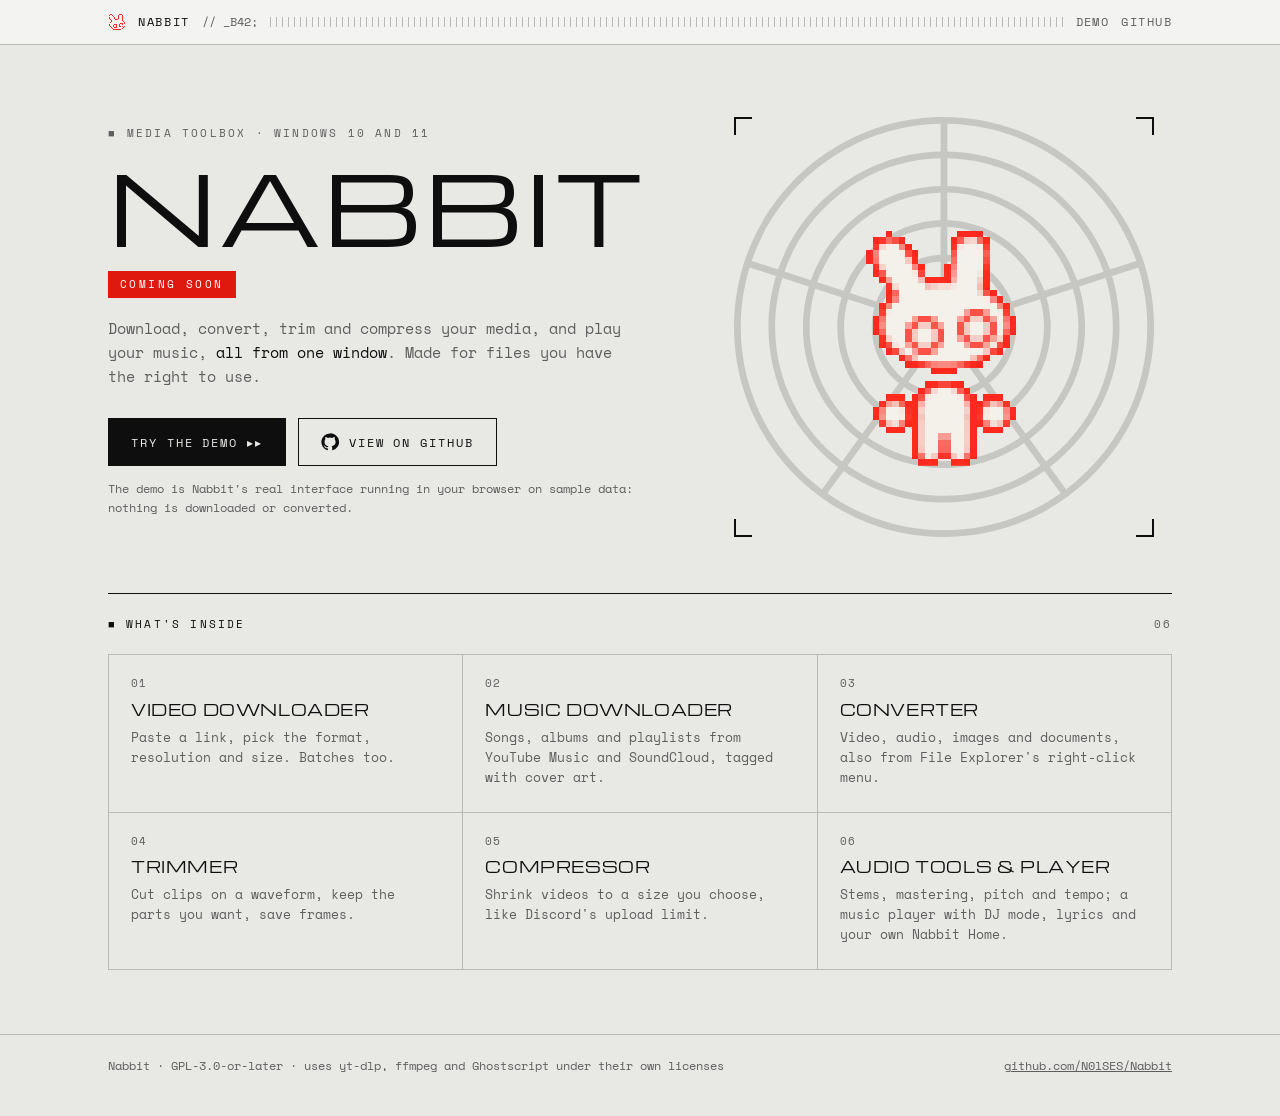
<file: docs/index.html>
<!doctype html>
<html lang="en">
<head>
<meta charset="utf-8">
<meta name="viewport" content="width=device-width, initial-scale=1">
<title>Nabbit · Media toolbox for Windows · Coming soon</title>
<meta name="description" content="Nabbit: download, convert, trim and compress your media, play your music, all from one window. Coming soon for Windows 10 and 11.">
<meta property="og:title" content="Nabbit · coming soon">
<meta property="og:description" content="A media toolbox for Windows: download, convert, trim, compress and play. Try the interface in your browser.">
<meta property="og:image" content="site/nabbit-card.png">
<meta name="theme-color" content="#0c0c0c">
<link rel="icon" href="site/icon.png">
<style>
@font-face { font-family: Michroma; src: url(site/fonts/Michroma-Regular.ttf) format('truetype'); font-display: swap; }
@font-face { font-family: 'Space Mono'; src: url(site/fonts/SpaceMono-Regular.ttf) format('truetype'); font-display: swap; }
@font-face { font-family: 'Space Mono'; src: url(site/fonts/SpaceMono-Bold.ttf) format('truetype'); font-weight: 700; font-display: swap; }
:root {
  --bg: #0c0c0c; --panel: #151514; --line: #3a3a38; --text: #e9e9e6; --muted: #9c9c98; --red: #ff2a1f; --ink: invert(1);
  --display: Michroma, Bahnschrift, 'Segoe UI', sans-serif; --mono: 'Space Mono', Consolas, monospace;
  color-scheme: dark;
}
@media (prefers-color-scheme: light) {
  :root { --bg: #e8e8e5; --panel: #f3f3f1; --line: #b9b9b6; --text: #0e0e0e; --muted: #5e5e5e; --red: #e0190f; --ink: none; color-scheme: light; }
}
* { box-sizing: border-box; }
html, body { margin: 0; background: var(--bg); color: var(--text); font: 14px/1.6 var(--mono); }
a { color: inherit; }
.wrap { max-width: 1120px; margin: 0 auto; padding: 0 28px; }

/* top bar, like the app's title bar */
.bar { border-bottom: 1px solid var(--line); background: var(--panel); }
.bar .wrap { display: flex; align-items: center; gap: 12px; height: 44px; font-size: 12px; color: var(--muted); }
.bar img { width: 18px; height: 18px; image-rendering: pixelated; }
.bar b { color: var(--text); letter-spacing: .14em; font-weight: 400; }
.ticks { flex: 1; height: 10px; background: repeating-linear-gradient(90deg, var(--line) 0 1px, transparent 1px 6px); }
.bar a { text-decoration: none; letter-spacing: .12em; text-transform: uppercase; }
.bar a:hover { color: var(--red); }

/* hero */
.hero { display: grid; grid-template-columns: minmax(0, 1.25fr) minmax(0, 1fr); gap: 40px; align-items: center; padding: 72px 0 56px; }
.kicker { font-size: 11px; letter-spacing: .2em; color: var(--muted); text-transform: uppercase; display: flex; gap: 10px; align-items: center; }
.kicker::before { content: '■'; }
.soon { display: inline-block; margin-top: 18px; padding: 5px 12px; background: var(--red); color: #fff; font-size: 11px; letter-spacing: .22em; text-transform: uppercase; }
h1 { margin: 14px 0 0; font: 400 clamp(44px, 8vw, 96px)/1 var(--display); letter-spacing: .02em; text-transform: uppercase; }
.lead { margin: 18px 0 0; max-width: 520px; font-size: 15px; color: var(--muted); }
.lead strong { color: var(--text); font-weight: 400; }
.acts { display: flex; flex-wrap: wrap; gap: 12px; margin-top: 30px; }
.btn { display: inline-flex; align-items: center; gap: 10px; min-height: 48px; padding: 0 22px; border: 1px solid var(--text); text-decoration: none;
  font-size: 12px; letter-spacing: .16em; text-transform: uppercase; transition: background .2s, color .2s, border-color .2s; }
.btn.primary { background: var(--text); color: var(--bg); }
.btn:hover, .btn:focus-visible { background: var(--red); border-color: var(--red); color: #fff; outline: none; }
.btn svg { width: 18px; height: 18px; flex: none; }
.note { margin-top: 14px; font-size: 11.5px; color: var(--muted); }

.stage { position: relative; aspect-ratio: 1; max-width: 420px; justify-self: center; width: 100%; }
.stage .radar { position: absolute; inset: 0; width: 100%; height: 100%; filter: var(--ink); opacity: .14; animation: spin 60s linear infinite; }
.stage .rabbit { position: absolute; left: 50%; top: 52%; width: 62%; translate: -50% -50%; image-rendering: pixelated; animation: bob 1.1s steps(2, end) infinite; }
.stage .corner { position: absolute; width: 18px; height: 18px; border: 0 solid var(--text); }
.stage .c1 { top: 0; left: 0; border-top-width: 2px; border-left-width: 2px; } .stage .c2 { top: 0; right: 0; border-top-width: 2px; border-right-width: 2px; }
.stage .c3 { bottom: 0; left: 0; border-bottom-width: 2px; border-left-width: 2px; } .stage .c4 { bottom: 0; right: 0; border-bottom-width: 2px; border-right-width: 2px; }
@keyframes spin { to { rotate: 360deg; } }
@keyframes bob { 50% { translate: -50% calc(-50% - 6px); } }
@media (prefers-reduced-motion: reduce) { .stage .radar, .stage .rabbit { animation: none; } }

/* tools */
.sec { border-top: 1px solid var(--text); padding: 22px 0 64px; }
.sec h2 { margin: 0 0 22px; display: flex; justify-content: space-between; font: 400 11px var(--mono); letter-spacing: .2em; text-transform: uppercase; }
.sec h2 span:first-child::before { content: '■ '; }
.sec h2 span:last-child { color: var(--muted); }
.tools { display: grid; grid-template-columns: repeat(3, minmax(0, 1fr)); gap: 0; border-left: 1px solid var(--line); border-top: 1px solid var(--line); }
.tool { padding: 20px 22px 24px; border-right: 1px solid var(--line); border-bottom: 1px solid var(--line); }
.tool .n { font-size: 11px; color: var(--muted); letter-spacing: .1em; }
.tool h3 { margin: 6px 0 8px; font: 400 15px var(--display); letter-spacing: .04em; text-transform: uppercase; }
.tool p { margin: 0; font-size: 12.5px; color: var(--muted); }

footer { border-top: 1px solid var(--line); padding: 22px 0 40px; font-size: 11.5px; color: var(--muted); }
footer .wrap { display: flex; flex-wrap: wrap; gap: 8px 24px; justify-content: space-between; }

@media (max-width: 820px) {
  .hero { grid-template-columns: 1fr; padding-top: 44px; }
  .stage { max-width: 280px; order: -1; }
  .tools { grid-template-columns: 1fr 1fr; }
}
@media (max-width: 520px) { .tools { grid-template-columns: 1fr; } .bar .ticks { display: none; } }
</style>
</head>
<body>
<header class="bar">
  <div class="wrap">
    <img src="site/icon.png" alt="">
    <b>NABBIT</b><span>// _B42;</span>
    <span class="ticks" aria-hidden="true"></span>
    <a href="demo/">Demo</a>
    <a href="https://github.com/N0lSES/Nabbit">GitHub</a>
  </div>
</header>

<main class="wrap">
  <section class="hero">
    <div>
      <div class="kicker">Media toolbox · Windows 10 and 11</div>
      <h1>Nabbit</h1>
      <span class="soon">Coming soon</span>
      <p class="lead">Download, convert, trim and compress your media, and play your music, <strong>all from one window</strong>. Made for files you have the right to use.</p>
      <div class="acts">
        <a class="btn primary" href="demo/">Try the demo ▸▸</a>
        <a class="btn" href="https://github.com/N0lSES/Nabbit">
          <svg viewBox="0 0 24 24" fill="currentColor" aria-hidden="true"><path d="M12 .5a11.5 11.5 0 0 0-3.64 22.41c.58.1.79-.25.79-.56v-2c-3.2.7-3.88-1.37-3.88-1.37-.52-1.33-1.28-1.69-1.28-1.69-1.05-.72.08-.7.08-.7 1.16.08 1.77 1.19 1.77 1.19 1.03 1.77 2.7 1.26 3.36.96.1-.75.4-1.26.73-1.55-2.55-.29-5.24-1.28-5.24-5.69 0-1.26.45-2.29 1.19-3.09-.12-.29-.52-1.46.11-3.05 0 0 .97-.31 3.17 1.18a11 11 0 0 1 5.77 0c2.2-1.49 3.17-1.18 3.17-1.18.63 1.59.23 2.76.11 3.05.74.8 1.19 1.83 1.19 3.09 0 4.42-2.7 5.39-5.26 5.68.41.36.78 1.06.78 2.14v3.17c0 .31.21.67.8.56A11.5 11.5 0 0 0 12 .5Z"/></svg>
          View on GitHub
        </a>
      </div>
      <p class="note">The demo is Nabbit's real interface running in your browser on sample data: nothing is downloaded or converted.</p>
    </div>
    <div class="stage" aria-hidden="true">
      <img class="radar" src="site/radar.svg" alt="">
      <img class="rabbit" src="site/nabbit.png" alt="">
      <span class="corner c1"></span><span class="corner c2"></span><span class="corner c3"></span><span class="corner c4"></span>
    </div>
  </section>

  <section class="sec" aria-labelledby="tools-h">
    <h2 id="tools-h"><span>What's inside</span><span>06</span></h2>
    <div class="tools">
      <div class="tool"><div class="n">01</div><h3>Video downloader</h3><p>Paste a link, pick the format, resolution and size. Batches too.</p></div>
      <div class="tool"><div class="n">02</div><h3>Music downloader</h3><p>Songs, albums and playlists from YouTube Music and SoundCloud, tagged with cover art.</p></div>
      <div class="tool"><div class="n">03</div><h3>Converter</h3><p>Video, audio, images and documents, also from File Explorer's right-click menu.</p></div>
      <div class="tool"><div class="n">04</div><h3>Trimmer</h3><p>Cut clips on a waveform, keep the parts you want, save frames.</p></div>
      <div class="tool"><div class="n">05</div><h3>Compressor</h3><p>Shrink videos to a size you choose, like Discord's upload limit.</p></div>
      <div class="tool"><div class="n">06</div><h3>Audio tools &amp; player</h3><p>Stems, mastering, pitch and tempo; a music player with DJ mode, lyrics and your own Nabbit Home.</p></div>
    </div>
  </section>
</main>

<footer>
  <div class="wrap">
    <span>Nabbit · GPL-3.0-or-later · uses yt-dlp, ffmpeg and Ghostscript under their own licenses</span>
    <span><a href="https://github.com/N0lSES/Nabbit">github.com/N0lSES/Nabbit</a></span>
  </div>
</footer>
</body>
</html>
</file>
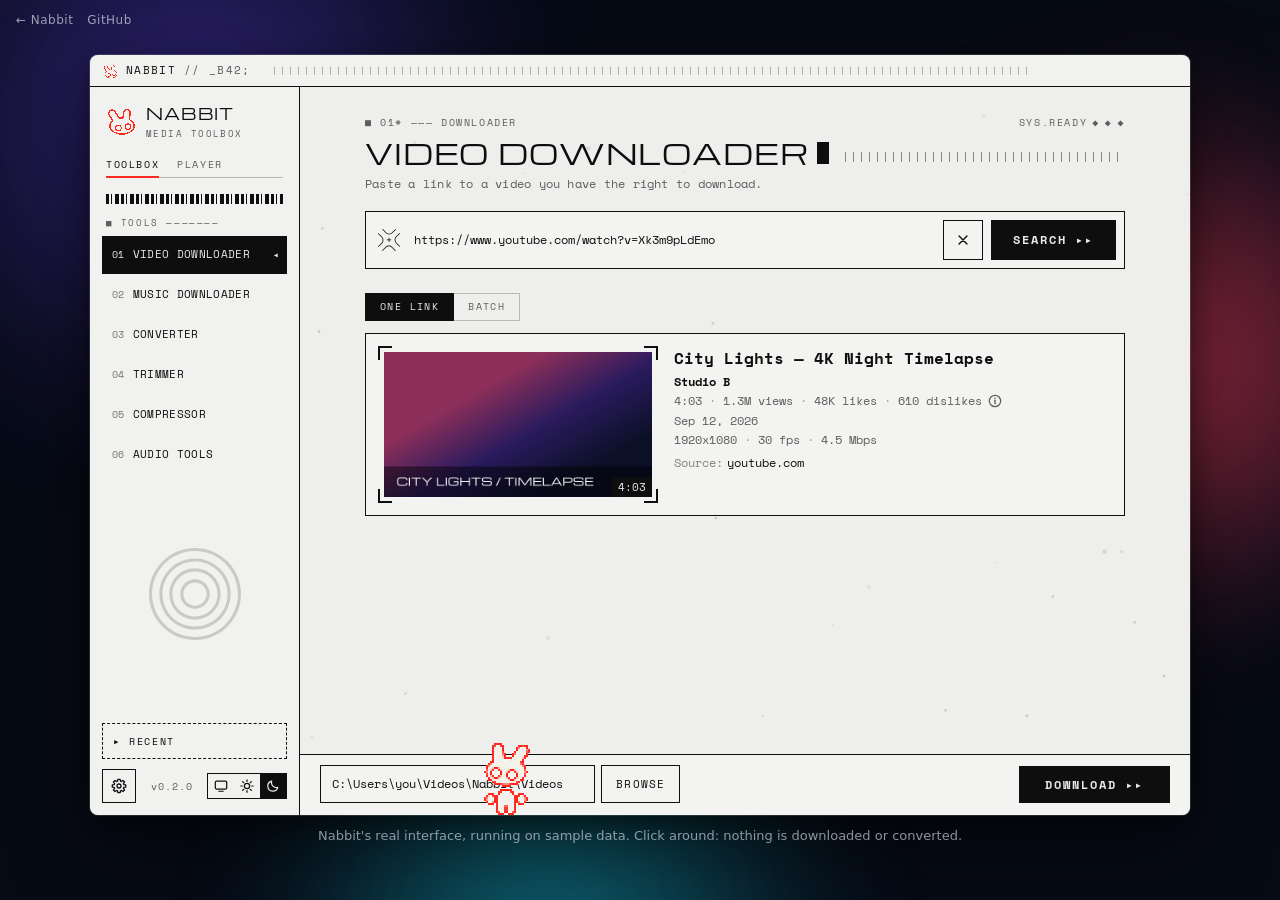
<file: docs/demo/index.html>
<!DOCTYPE html>
<html lang="en">
<head>
<meta charset="utf-8">
<meta name="viewport" content="width=device-width, initial-scale=1">
<title>Nabbit interface · demo</title>
<link rel="icon" href="app/src/assets/icon.png">
<style>
/*
VOICE: quiet presentation; the app speaks for itself.
IDEA: a desktop with the Nabbit window open on it.
PICTURE: the live interface, scaled to fit, its acrylic blur over a soft bloom wallpaper.
COLOUR and TYPE: night-blue wallpaper with red, violet and teal blooms; the app's own type.
LAYOUT: the window centred, one small caption under it.
*/
:root{color-scheme:dark}
*{box-sizing:border-box;min-width:0}
html,body{margin:0;height:100%}
body{background:#070b16;color:#c9cfdb;font:13px/1.4 "Segoe UI",system-ui,sans-serif;overflow:hidden;display:grid;place-items:center}
.wall{position:fixed;inset:0;overflow:hidden}
.wall i{position:absolute;border-radius:50%;filter:blur(60px);opacity:.85}
.wall i:nth-child(1){width:55vmax;height:55vmax;left:-12vmax;top:-18vmax;background:radial-gradient(circle,#3b2a8f,transparent 68%)}
.wall i:nth-child(2){width:48vmax;height:48vmax;right:-14vmax;top:4vmax;background:radial-gradient(circle,#c2334d,transparent 66%)}
.wall i:nth-child(3){width:50vmax;height:50vmax;left:18vmax;bottom:-26vmax;background:radial-gradient(circle,#0f7a8a,transparent 66%)}
.wall i:nth-child(4){width:18vmax;height:18vmax;left:52vmax;top:30vmax;background:radial-gradient(circle,#f0a35e,transparent 70%);opacity:.5}
.stage{position:relative;display:flex;flex-direction:column;align-items:center;gap:12px}
.win{width:1100px;height:760px;transform-origin:top left;border-radius:8px;overflow:hidden;
  box-shadow:0 0 0 1px rgba(255,255,255,.14),0 30px 80px rgba(0,0,0,.55),0 8px 24px rgba(0,0,0,.4);
  background:rgba(20,22,30,.35);backdrop-filter:blur(42px) saturate(1.5);-webkit-backdrop-filter:blur(42px) saturate(1.5)}
.win iframe{display:block;width:100%;height:100%;border:0;background:transparent}
.box{position:relative}
.cap{opacity:.7;text-align:center;padding:0 16px}
.cap a{color:inherit}
.home{position:fixed;top:14px;left:16px;z-index:2;display:flex;gap:14px;font:12px/1 "Segoe UI",system-ui,sans-serif;letter-spacing:.04em}
.home a{color:#c9cfdb;text-decoration:none;opacity:.75}.home a:hover{opacity:1;text-decoration:underline}
@media (prefers-reduced-motion:no-preference){.box{animation:rise .6s cubic-bezier(.2,.8,.2,1) both}@keyframes rise{from{opacity:0;transform:translateY(14px)}}}
</style>
</head>
<body>
<div class="wall" aria-hidden="true"><i></i><i></i><i></i><i></i></div>
<nav class="home"><a href="../">← Nabbit</a><a href="https://github.com/N0lSES/Nabbit">GitHub</a></nav>
<div class="stage">
  <div class="box" id="box"><div class="win" id="win"><iframe src="app/src/index.html" title="Nabbit app interface" allowtransparency="true"></iframe></div></div>
  <div class="cap">Nabbit's real interface, running on sample data. Click around: nothing is downloaded or converted.</div>
</div>
<script>
{
  const win = document.getElementById('win'), box = document.getElementById('box');
  const W = 1100, H = 760;
  const fit = () => {
    const s = Math.min(1, (innerWidth - 32) / W, (innerHeight - 64) / H);
    win.style.transform = `scale(${s})`;
    box.style.width = W * s + 'px';
    box.style.height = H * s + 'px';
  };
  const ro = new ResizeObserver(fit);
  ro.observe(document.body);
  fit();
}
</script>
</body>
</html>
</file>
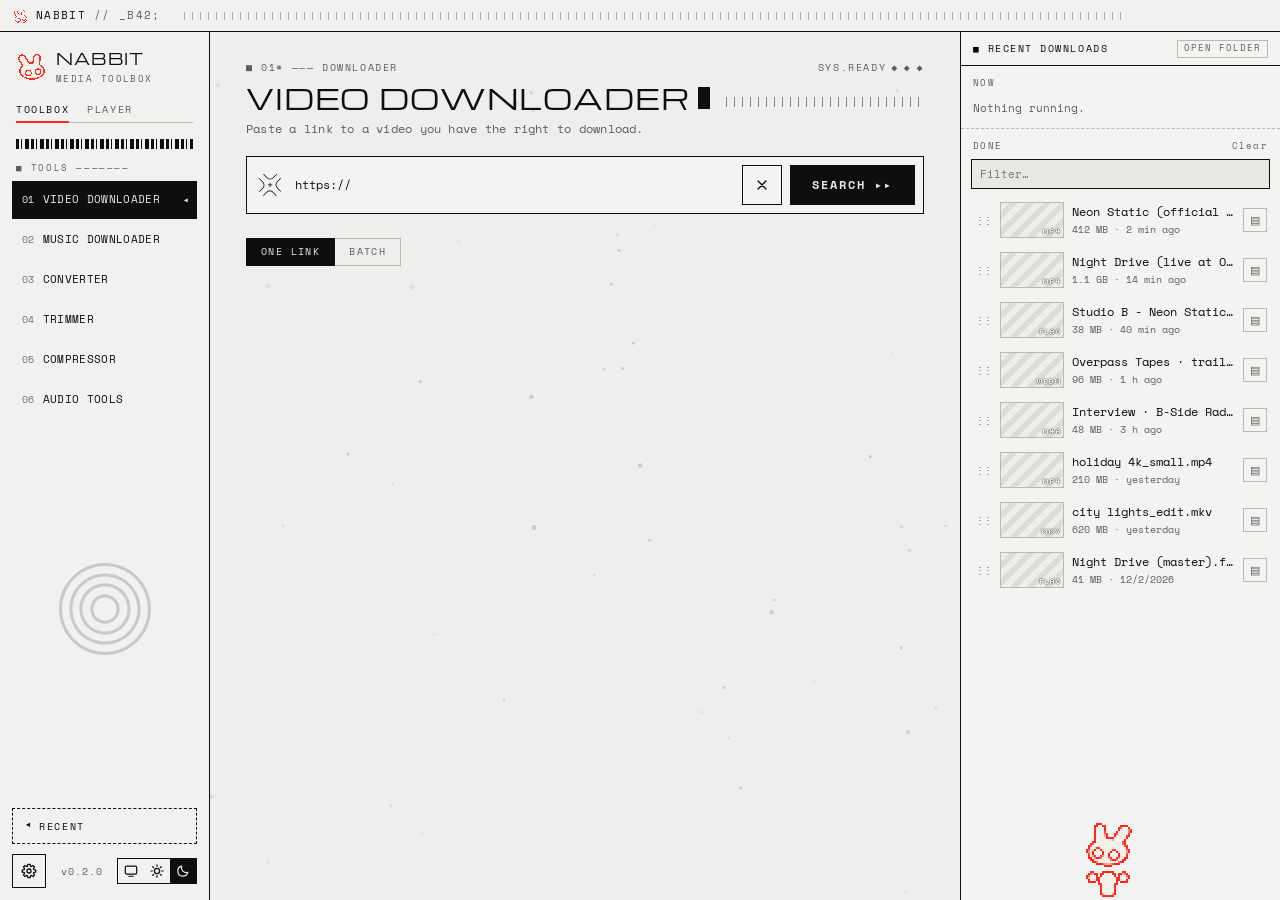
<file: docs/demo/app/src/index.html>
<!DOCTYPE html>
<html lang="en">
<head>
  <meta charset="UTF-8" />
  <meta http-equiv="Content-Security-Policy" content="default-src 'self'; style-src 'self'; script-src 'self' blob:; media-src 'self' file: http://127.0.0.1:*; img-src 'self' https: data:" />
  <title>Nabbit</title>
  <link rel="stylesheet" href="styles.css" />
</head>
<body>
  <!-- Title bar drawn by the app (so it fades with the theme); Windows adds the window buttons on the right -->
  <header class="titlebar"><img src="assets/icon.png" alt="" /><span id="win-title">Nabbit</span><span class="tb-code">// _B42;</span><span class="ticks run tb-ticks" aria-hidden="true"></span>
    <div class="tb-ctrl hidden" id="tb-ctrl">
      <button type="button" id="tb-min" aria-label="Minimize"><svg viewBox="0 0 10 10" width="10" height="10" aria-hidden="true"><path d="M0 5.5h10" stroke="currentColor" stroke-width="1"/></svg></button>
      <button type="button" id="tb-max" aria-label="Maximize"><svg viewBox="0 0 10 10" width="10" height="10" aria-hidden="true"><path class="i-max" d="M.5.5h9v9h-9z" fill="none" stroke="currentColor" stroke-width="1"/><path class="i-restore" d="M2.5.5h7v7M.5 2.5h7v7h-7z" fill="none" stroke="currentColor" stroke-width="1"/></svg></button>
      <button type="button" id="tb-close" class="tb-x" aria-label="Close"><svg viewBox="0 0 10 10" width="10" height="10" aria-hidden="true"><path d="M.5.5l9 9M9.5.5l-9 9" stroke="currentColor" stroke-width="1"/></svg></button>
    </div></header>
  <aside class="sidebar">
    <div class="brand"><img class="logo pulse" src="assets/icon.png" alt="" />
      <div class="brand-text"><span class="brand-name">Nabbit</span><span class="brand-sub">Media toolbox</span></div>
    </div>
    <!-- Toolbox / Player: the tools, or a music player for your own files -->
    <div class="mode-switch" id="mode-switch" role="radiogroup" aria-label="Mode">
      <button type="button" data-mode-sw="toolbox" role="radio" aria-checked="true" class="on">Toolbox</button>
      <button type="button" data-mode-sw="player" role="radio" aria-checked="false">Player<span class="mode-eq" id="mode-eq" aria-hidden="true"><i></i><i></i><i></i></span></button>
    </div>
    <div class="bars run brand-bars" aria-hidden="true"></div>
    <!-- Player mode's sidebar: the library -->
    <div class="lib-side" id="lib-side">
      <input type="text" id="lib-q" class="lib-q" placeholder="Filter library…" aria-label="Filter the library" spellcheck="false" />
      <div class="lib-label">■ Library</div>
      <div class="lib-views" id="lib-views" role="listbox" aria-label="Library views"></div>
      <div class="lib-label">■ Playlists <button type="button" class="lib-mini" id="lib-newpl" title="A new, empty playlist">+ New</button></div>
      <div class="lib-pls" id="lib-pls" role="listbox" aria-label="Playlists"></div>
      <div class="lib-label">■ Artists</div>
      <div class="lib-artists" id="lib-artists" role="listbox" aria-label="Artists"></div>
      <div class="lib-label">■ Folders <button type="button" class="lib-mini" id="lib-rescan" title="Look for new and changed files">Rescan</button></div>
      <div class="lib-folders" id="lib-folders"></div>
      <button type="button" class="lib-mini lib-add" id="lib-add">+ Add folder</button>
    </div>
    <div class="side-label" aria-hidden="true">■ Tools</div>
    <nav>
      <button class="tab active" data-tool="download" data-mode="video"><span class="code" aria-hidden="true">01</span><span class="tab-label">Video Downloader</span><span class="arrow" aria-hidden="true">◂</span></button>
      <button class="tab" data-tool="download" data-mode="music"><span class="code" aria-hidden="true">02</span><span class="tab-label">Music Downloader</span><span class="arrow" aria-hidden="true">◂</span></button>
      <button class="tab" data-tool="convert"><span class="code" aria-hidden="true">03</span><span class="tab-label">Converter</span><span class="arrow" aria-hidden="true">◂</span></button>
      <button class="tab" data-tool="trim"><span class="code" aria-hidden="true">04</span><span class="tab-label">Trimmer</span><span class="arrow" aria-hidden="true">◂</span></button>
      <button class="tab" data-tool="compress"><span class="code" aria-hidden="true">05</span><span class="tab-label">Compressor</span><span class="arrow" aria-hidden="true">◂</span></button>
      <button class="tab" data-tool="editor"><span class="code" aria-hidden="true">06</span><span class="tab-label">Audio Tools</span><span class="arrow" aria-hidden="true">◂</span></button>
    </nav>
    <div class="side-deco" aria-hidden="true"><img class="hud-ink breathe" src="assets/hud/rings.svg" alt="" /></div>
    <!-- Shows / hides the Recent downloads box on the right -->
    <button type="button" class="side-recent" id="recent-toggle" aria-controls="recent" aria-expanded="true" title="Recent downloads and running jobs">
      <span class="live" aria-hidden="true"></span><span>Recent</span><span id="jobs-count" class="jobs-count hidden"></span>
    </button>
    <div class="side-foot">
      <button type="button" class="tab settings-tab" data-tool="settings" title="Settings" aria-label="Settings"><svg viewBox="0 0 16 16" width="16" height="16" aria-hidden="true"><path d="M12.78 6.52 L14.70 6.85 L14.70 9.15 L12.78 9.48 L12.42 10.33 L13.55 11.93 L11.93 13.55 L10.33 12.42 L9.48 12.78 L9.15 14.70 L6.85 14.70 L6.52 12.78 L5.67 12.42 L4.07 13.55 L2.45 11.93 L3.58 10.33 L3.22 9.48 L1.30 9.15 L1.30 6.85 L3.22 6.52 L3.58 5.67 L2.45 4.07 L4.07 2.45 L5.67 3.58 L6.52 3.22 L6.85 1.30 L9.15 1.30 L9.48 3.22 L10.33 3.58 L11.93 2.45 L13.55 4.07 L12.42 5.67 Z" fill="none" stroke="currentColor" stroke-width="1.3" stroke-linejoin="round"/><circle cx="8" cy="8" r="2" fill="none" stroke="currentColor" stroke-width="1.3"/></svg></button>
      <div class="version" id="app-version">v0.2.0</div>
      <div id="theme-switch" class="theme-switch" role="radiogroup" aria-label="Theme">
        <button type="button" data-theme="system" role="radio" title="System theme" aria-label="System theme">
          <svg viewBox="0 0 16 16" width="14" height="14" aria-hidden="true"><rect x="1.5" y="2.5" width="13" height="9" rx="1.5" fill="none" stroke="currentColor" stroke-width="1.4"/><path d="M5.5 14h5" stroke="currentColor" stroke-width="1.4" stroke-linecap="round"/></svg>
        </button>
        <button type="button" data-theme="light" role="radio" title="Light theme" aria-label="Light theme">
          <svg viewBox="0 0 16 16" width="14" height="14" aria-hidden="true"><circle cx="8" cy="8" r="3" fill="none" stroke="currentColor" stroke-width="1.4"/><path d="M8 1v1.6M8 13.4V15M1 8h1.6M13.4 8H15M3.1 3.1l1.1 1.1M11.8 11.8l1.1 1.1M3.1 12.9l1.1-1.1M11.8 4.2l1.1-1.1" stroke="currentColor" stroke-width="1.4" stroke-linecap="round"/></svg>
        </button>
        <button type="button" data-theme="dark" role="radio" title="Dark theme" aria-label="Dark theme">
          <svg viewBox="0 0 16 16" width="14" height="14" aria-hidden="true"><path d="M13.5 9.6A5.8 5.8 0 0 1 6.4 2.5a5.8 5.8 0 1 0 7.1 7.1z" fill="none" stroke="currentColor" stroke-width="1.4" stroke-linejoin="round"/></svg>
        </button>
      </div>
    </div>
  </aside>

  <main>
    <div class="content">
    <!-- Downloader -->
    <section class="panel active" id="download">
            <div class="hud-tag" aria-hidden="true"><span>■ <b class="v-code">01</b><b class="m-code">02</b>* ——— Downloader</span><span class="sys">SYS.READY <i class="dia">◆</i><i class="dia">◆</i><i class="dia">◆</i></span></div>
      <div class="hud-title"><h1 id="dl-heading">Video Downloader</h1><span class="caret" aria-hidden="true"></span><span class="ticks wipe" aria-hidden="true"></span></div>
      <p class="hint" id="dl-hint">Paste a link to a video you have the right to download.</p>

      <form id="dl-form" class="searchbar" autocomplete="off">
        <img class="sb-ico hud-ink" src="assets/hud/crosshair.svg" alt="" />
        <input id="dl-url" type="text" value="https://" placeholder="https://" spellcheck="false" />
        <button type="button" class="icon-btn" id="dl-clear" title="Clear" aria-label="Clear"><svg viewBox="0 0 16 16" width="14" height="14" aria-hidden="true"><path d="M3.5 3.5l9 9m0-9l-9 9" stroke="currentColor" stroke-width="1.6" stroke-linecap="round"/></svg></button>
        <button type="submit" class="search-btn" id="dl-search">Search</button>
      </form>

      <!-- Video Downloader: one link, or a batch of links (and playlists) downloaded as a queue -->
      <div class="dl-modes video-only" role="radiogroup" aria-label="Links">
        <button type="button" class="dl-mode on" data-bmode="one" role="radio" aria-checked="true">One link</button>
        <button type="button" class="dl-mode" data-bmode="batch" role="radio" aria-checked="false">Batch<span id="bq-mode-n"></span></button>
      </div>
      <div class="bq-in video-only hidden" id="bq-in">
        <label for="bq-links" class="sr-only">Links, one per line</label>
        <textarea id="bq-links" rows="4" spellcheck="false" placeholder="Paste links, one per line (a playlist adds every video)"></textarea>
        <div class="bq-in-foot">
          <span class="bq-lab">Each as</span>
          <select id="bq-quality" aria-label="Quality"></select>
          <select id="bq-container" aria-label="Format"><option value="mp4">MP4</option><option value="mkv">MKV</option><option value="webm">WEBM</option><option value="mp3">Audio · MP3</option><option value="m4a">Audio · M4A</option></select>
          <span class="bq-note hint small" id="bq-note"></span>
          <button type="button" class="ghost" id="bq-clear-in">Clear</button>
          <button type="button" class="primary" id="bq-add">Add to queue</button>
        </div>
      </div>
      <div class="bq video-only hidden" id="bq">
        <div class="bq-head">
          <span>■ Queue</span><b id="bq-count">00</b><span class="bq-dim" id="bq-par" title="Downloads running at the same time">2 at a time</span>
          <span class="bq-sp"></span>
          <span class="bq-dim" id="bq-left"></span>
          <button type="button" class="vz-btn" id="bq-pause">Pause</button>
          <button type="button" class="vz-btn" id="bq-clear-done" title="Remove finished and failed rows">Clear done</button>
        </div>
        <ol class="bq-list" id="bq-list"></ol>
        <div class="bq-foot hint small">Drag rows to reorder · ✕ removes a row (a running one is cancelled)</div>
      </div>

      <!-- Music Downloader: what to search for when the box holds words instead of a link -->
      <div id="mu-types" class="mu-types music-only" role="radiogroup" aria-label="Search for">
        <button type="button" class="chip active" data-type="songs" role="radio" aria-checked="true">Songs</button>
        <button type="button" class="chip" data-type="albums" role="radio" aria-checked="false">Albums</button>
        <button type="button" class="chip" data-type="playlists" role="radio" aria-checked="false">Playlists</button>
        <button type="button" class="chip" data-type="artists" role="radio" aria-checked="false">Artists</button>
        <button type="button" class="chip slsk-batch-btn hidden" id="slsk-batch-btn" aria-pressed="false" title="Find many at once: lists, CSV files, playlists, links">Batch</button>
        <div id="mu-provider" class="mu-provider" role="radiogroup" aria-label="Search on">
          <button type="button" class="seg active" data-provider="ytmusic" role="radio" aria-checked="true">YouTube Music</button>
          <button type="button" class="seg" data-provider="soundcloud" role="radio" aria-checked="false">SoundCloud</button>
          <button type="button" class="seg" data-provider="soulseek" role="radio" aria-checked="false">Soulseek</button>
        </div>
      </div>

      <!-- Soulseek batch: many inputs (lists, CSV, playlists, links) found and downloaded one after another -->
      <section id="slsk-batch" class="slsk-batch hidden" aria-label="Soulseek batch">
        <div class="sb-head"><span>■ Batch</span><button type="button" class="mb-x" id="sb-close" aria-label="Close batch">✕</button></div>
        <textarea id="sb-text" rows="6" spellcheck="false" placeholder="One per line:
Artist - Album   ·   s:Artist - Song   ·   title=Song, artist=Name, length=215
Playlist / album links: YouTube, YouTube Music, Spotify, SoundCloud, Bandcamp, MusicBrainz
slsk://user/path/folder/   ·   a .csv or .txt list (drop it here)
&quot;Artist - Album&quot; &quot;format=flac; album-track-count&gt;=10&quot;   (conditions, as in sockseek)"></textarea>
        <div class="sb-row">
          <button type="button" class="ghost" id="sb-file">Add file…</button>
          <span class="hint small" id="sb-note">Plain lines are searched as <b id="sb-mode">albums</b> (the chip above); s: makes a line a song.</span>
          <button type="button" class="ghost" id="sb-preview">Preview</button>
        </div>
        <div id="sb-list" class="sb-list hidden"></div>
        <div class="sb-row sb-go-row hidden" id="sb-go-row">
          <span class="hint small" id="sb-count"></span>
          <button type="button" class="primary" id="sb-go">Find &amp; download all</button>
        </div>
      </section>

      <div id="dl-state" class="dl-state hidden"></div>

      <!-- Music: results on the left, the opened album beside them -->
      <div id="mu-split" class="mu-split">
      <!-- Music search results -->
      <div id="mu-results" class="mu-results hidden"></div>
      <button type="button" id="mu-back" class="link-btn mu-back hidden">← Back to results</button>

      <!-- Artist page (filled by renderArtist) -->
      <article id="mu-artist-page" class="artist-page hidden" aria-live="polite"></article>

      <!-- Album / playlist view -->
      <article id="mu-album" class="mu-album hidden">
        <div class="album-head">
          <img id="mu-cover" alt="" />
          <div class="album-meta">
            <div class="album-kind" id="mu-kind">Album</div>
            <h2 id="mu-title"></h2>
            <div class="meta-line uploader" id="mu-artist"></div>
            <div class="meta-line" id="mu-stats"></div>
            <div class="meta-line src-line hidden" id="mu-src"></div>
          </div>
        </div>
        <div class="track-head">
          <label class="check"><input type="checkbox" id="mu-all" checked /> Select all</label>
          <span id="mu-selcount" class="hint small"></span>
        </div>
        <ol id="mu-tracks" class="track-list"></ol>
      </article>

      <article id="dl-card" class="video-card hidden">
        <div class="thumb-wrap">
          <img id="dl-thumb" alt="" />
          <span id="dl-duration-badge" class="duration-badge hidden"></span>
          <button type="button" id="dl-thumb-btn" class="thumb-dl" title="Download thumbnail" aria-label="Download thumbnail" aria-haspopup="menu" aria-expanded="false">
            <svg viewBox="0 0 24 24" aria-hidden="true"><path d="M12 4v11m0 0-4.5-4.5M12 15l4.5-4.5M5 19h14" fill="none" stroke="currentColor" stroke-width="2" stroke-linecap="round" stroke-linejoin="round"/></svg>
          </button>
          <div id="dl-thumb-menu" class="thumb-menu hidden" role="menu" aria-label="Thumbnail sizes"></div>
        </div>
        <div class="video-meta">
          <h2 id="dl-title"></h2>
          <div id="dl-uploader" class="meta-line uploader"></div>
          <div id="dl-stats" class="meta-line"></div>
          <div id="dl-date" class="meta-line"></div>
          <div id="dl-tech" class="meta-line"></div>
          <div id="dl-src" class="meta-line src-line hidden"></div>
          <div id="dl-source" class="meta-line source"></div>
        </div>
      </article>
      </div>


      <!-- Download options: each dropdown only offers what the site actually has for the choices to its left -->
      <div id="dl-options" class="dl-options hidden">
        <div class="opt-row" id="dl-vrow">
          <span class="opt-ico" title="Video">
            <svg viewBox="0 0 24 24" aria-hidden="true"><rect x="3" y="6" width="13" height="12" rx="2.5" fill="none" stroke="currentColor" stroke-width="1.8"/><path d="m16 10.5 5-3v9l-5-3" fill="none" stroke="currentColor" stroke-width="1.8" stroke-linejoin="round"/></svg>
          </span>
          <select id="dl-vfmt" title="Video format"></select>
          <select id="dl-vres" title="Resolution"></select>
          <select id="dl-vfps" title="Frame rate"></select>
          <select id="dl-vbr" title="Video bitrate"></select>
          <span class="opt-size" id="dl-vsize" title="Estimated file size"></span>
        </div>
        <div id="dl-oor-note" class="oor-note hidden"></div>
        <div class="opt-row" id="dl-arow">
          <span class="opt-ico" title="Audio">
            <svg viewBox="0 0 24 24" aria-hidden="true"><path d="M9 18V6l11-2v12" fill="none" stroke="currentColor" stroke-width="1.8" stroke-linejoin="round"/><circle cx="6.5" cy="18" r="2.5" fill="none" stroke="currentColor" stroke-width="1.8"/><circle cx="17.5" cy="16" r="2.5" fill="none" stroke="currentColor" stroke-width="1.8"/></svg>
          </span>
          <select id="dl-afmt" title="Audio format"></select>
          <select id="dl-asr" title="Sample rate"></select>
          <!-- Sample size: only shown for lossless formats (FLAC / WAV) -->
          <select id="dl-abits" class="slot-hidden" title="Sample size"></select>
          <select id="dl-abr" title="Audio bitrate"></select>
          <span class="opt-size" id="dl-asize" title="Estimated file size"></span>
        </div>
      </div>
    </section>

    <!-- Converter (built-in engine ported from File Converter) -->
    <section class="panel" id="convert">
      <div class="hud-tag" aria-hidden="true"><span>■ 03* ——— Converter</span><span class="sys">SYS.READY <i class="dia">◆</i><i class="dia">◆</i><i class="dia">◆</i></span></div>
      <div class="hud-title"><h1>File Converter</h1><span class="caret" aria-hidden="true"></span><span class="ticks wipe" aria-hidden="true"></span></div>
      <p class="hint">Convert video, audio, images, PDFs and Office documents. Add files to see the presets that fit them.</p>

      <div id="cv-drop" class="drop">
        <p>Drop files here, or</p>
        <button class="ghost" id="cv-add">Add files…</button>
      </div>
      <ul id="cv-list" class="file-list"></ul>
      <div class="row">
        <div class="field">
          <span class="field-label" id="cv-pk-label">Preset</span>
          <!-- The select keeps the value; the picker below shows it with collapsible groups (renderer.js) -->
          <select id="cv-preset" class="pk-native" tabindex="-1" aria-hidden="true"></select>
          <div class="pk" id="cv-pk">
            <button type="button" class="pk-btn" id="cv-pk-btn" aria-haspopup="listbox" aria-expanded="false" aria-labelledby="cv-pk-label cv-pk-val"><span class="pk-val" id="cv-pk-val">Choose a preset</span><span class="pk-caret" aria-hidden="true">▾</span></button>
            <div class="pk-pop hidden" id="cv-pk-pop">
              <input type="text" class="pk-filter" id="cv-pk-filter" placeholder="Filter presets…" spellcheck="false" aria-label="Filter presets" />
              <div class="pk-list" id="cv-pk-list" role="listbox" aria-label="Presets"></div>
            </div>
          </div>
        </div>
        <label>Hardware encoding (MP4/MKV)
          <select id="cv-hw">
            <option value="off">Off (CPU)</option>
            <option value="cuda">NVIDIA (NVENC)</option>
            <option value="amf">AMD (AMF)</option>
          </select>
        </label>
      </div>
      <p id="cv-preset-hint" class="hint small"></p>
      <div class="row">
        <button class="primary" id="cv-go">Convert</button>
        <button class="ghost" id="cv-edit">Edit presets…</button>
        <button class="ghost" id="cv-reset">Reset presets</button>
        <button class="ghost" id="cv-reload">Reload presets</button>
      </div>
      <p class="hint small" id="cv-engine"></p>
    </section>

    <!-- Trimmer -->
    <section class="panel" id="trim">
      <div class="hud-tag" aria-hidden="true"><span>■ 04* ——— Trimmer</span><span class="sys">LOSSLESS <i class="dia">◆</i><i class="dia">◆</i><i class="dia">◆</i></span></div>
      <div class="hud-title"><h1>Trimmer</h1><span class="caret" aria-hidden="true"></span><span class="ticks wipe" aria-hidden="true"></span><button type="button" class="ghost tm-open" id="tm-open">Open file…</button></div>
      <div class="tm-file"><b id="tm-name">No file open</b><span id="tm-info">Drop a video or audio file here, or open one. Mark the parts to keep, then export: no re-encoding needed.</span></div>

      <div class="tm-top">
        <div class="tm-screen" id="tm-screen">
          <video id="tm-video" preload="auto"></video>
          <img class="tm-deco hud-ink" src="assets/hud/crosshair.svg" alt="" aria-hidden="true" />
          <div class="scanline" aria-hidden="true"></div>
          <div class="tm-ov tl"><span class="live" aria-hidden="true"></span><span id="tm-pstate">No file</span></div>
          <div class="tm-ov tr hidden" id="tm-kf"></div>
          <div class="tm-ov bl"><span id="tm-tc">00:00.00</span><span class="dim"> / <span id="tm-dur">00:00.00</span></span></div>
          <div class="tm-ov br" id="tm-frame"></div>
          <span class="tm-brk a" aria-hidden="true"></span><span class="tm-brk b" aria-hidden="true"></span>
          <div class="tm-busy hidden" id="tm-busy" role="status"><span class="spinner"></span><span id="tm-busy-text"></span></div>
        </div>
        <div class="tm-segs">
          <div class="tm-segs-head"><span>■ Segments</span><span id="tm-segcount">00</span></div>
          <ol id="tm-seglist" class="tm-seglist"></ol>
          <div class="tm-segs-foot">
            <div class="tm-keep"><span id="tm-keeplabel">Keeping</span><b id="tm-keeptotal">—</b></div>
            <div class="tm-row"><button type="button" class="tool" id="tm-add" title="Add a segment at the playhead">+ Add</button><button type="button" class="tool" id="tm-del" title="Remove the selected segment (Delete)" aria-label="Remove the selected segment">✕</button></div>
          </div>
        </div>
      </div>

      <div class="tm-transport">
        <button type="button" class="tool" id="tm-pkf" title="Previous keyframe (Shift+←)" aria-label="Previous keyframe">|◂◂</button>
        <button type="button" class="tool" id="tm-pf" title="Previous frame (←)" aria-label="Previous frame">◂|</button>
        <button type="button" class="tm-play" id="tm-play" title="Play / pause (Space)" aria-label="Play"><svg viewBox="0 0 16 16" width="14" height="14" aria-hidden="true"><path class="i-play" d="M4 2.5v11L13 8z" fill="currentColor"/><path class="i-pause" d="M4 2.5h3v11H4zM9 2.5h3v11H9z" fill="currentColor"/></svg></button>
        <button type="button" class="tool" id="tm-nf" title="Next frame (→)" aria-label="Next frame">|▸</button>
        <button type="button" class="tool" id="tm-nkf" title="Next keyframe (Shift+→)" aria-label="Next keyframe">▸▸|</button>
        <span class="tm-gap"></span>
        <button type="button" class="tool" id="tm-in" title="Start the selected segment here (I)"><kbd>I</kbd> Start</button>
        <button type="button" class="tool" id="tm-out" title="End the selected segment here (O)"><kbd>O</kbd> End</button>
        <button type="button" class="tool" id="tm-split" title="Split the segment at the playhead (S)"><svg viewBox="0 0 16 16" width="12" height="12" aria-hidden="true"><circle cx="4" cy="12" r="2" fill="none" stroke="currentColor" stroke-width="1.3"/><circle cx="12" cy="12" r="2" fill="none" stroke="currentColor" stroke-width="1.3"/><path d="M5.5 10.5 12 2M10.5 10.5 4 2" fill="none" stroke="currentColor" stroke-width="1.3"/></svg>Split</button>
        <span class="tm-flex"></span>
        <button type="button" class="tool" id="tm-snap" title="Save this frame as a PNG (Videos → Nabbit → Frames)" aria-label="Snapshot"><svg viewBox="0 0 16 16" width="13" height="13" aria-hidden="true"><path d="M2 5h3l1.5-2h3L11 5h3v8H2z" fill="none" stroke="currentColor" stroke-width="1.3" stroke-linejoin="round"/><circle cx="8" cy="9" r="2.3" fill="none" stroke="currentColor" stroke-width="1.3"/></svg></button>
        <button type="button" class="tool" id="tm-zout" title="Zoom out" aria-label="Zoom out">−</button>
        <span class="tm-zoom" id="tm-zoom">1×</span>
        <button type="button" class="tool" id="tm-zin" title="Zoom in" aria-label="Zoom in">+</button>
      </div>

      <div class="tm-timeline" id="tm-tl">
        <div class="tm-trackarea" id="tm-area">
          <canvas class="tm-ruler" id="tm-ruler" aria-hidden="true"></canvas>
          <canvas class="tm-kfs" id="tm-kfs" aria-hidden="true"></canvas>
          <div class="tm-segrow" id="tm-segrow"></div>
          <canvas class="tm-wave" id="tm-wave" aria-hidden="true"></canvas>
          <div class="tm-ph" id="tm-ph" aria-hidden="true"></div>
        </div>
      </div>
      <div class="tm-tracks" id="tm-tracks"><span class="tm-lab">Tracks</span></div>

      <div class="tm-bar">
        <div class="tm-opt"><span class="tm-lab">Cut</span>
          <div class="tm-seg" role="radiogroup" aria-label="Cut mode">
            <button type="button" class="chip" data-cut="keyframe" title="Lossless and instant. Each segment starts on the keyframe at or before its start.">Keyframe</button>
            <button type="button" class="chip" data-cut="smart" disabled title="Coming soon: lossless except a few frames at each cut">Smart</button>
            <button type="button" class="chip active" data-cut="exact" title="Re-encodes: starts and ends on the exact frame. Slower.">Exact</button>
          </div></div>
        <div class="tm-opt"><span class="tm-lab">Segments</span>
          <div class="tm-seg" role="radiogroup" aria-label="Segments">
            <button type="button" class="chip active" data-keep="1">Keep</button>
            <button type="button" class="chip" data-keep="0" title="Export everything except the segments">Cut away</button>
          </div></div>
        <div class="tm-opt"><span class="tm-lab">Output</span>
          <div class="tm-seg" role="radiogroup" aria-label="Output">
            <button type="button" class="chip" data-merge="0" title="One file per segment">Separate</button>
            <button type="button" class="chip active" data-merge="1">Merge</button>
          </div></div>
        <div class="tm-opt tm-fmt"><span class="tm-lab">Format</span>
          <select id="tm-fmt" title="Output format: the same as the file (no re-encoding), or a Converter preset"><option value="">Same as input</option></select></div>
        <button type="button" class="primary" id="tm-go" disabled>Export</button>
      </div>
    </section>

    <!-- Compressor -->
    <section class="panel" id="compress">
      <div class="hud-tag" aria-hidden="true"><span>■ 05* ——— Compressor</span><span class="sys">SYS.READY <i class="dia">◆</i><i class="dia">◆</i><i class="dia">◆</i></span></div>
      <div class="hud-title"><h1>Compressor</h1><span class="caret" aria-hidden="true"></span><span class="ticks wipe" aria-hidden="true"></span></div>
      <p class="hint">Video, audio, images, GIFs and PDFs. Drop a mix: each kind of file has its own settings, and the results are saved in the Nabbit folders (Music, Videos or Documents → Nabbit → Compressed / Misc), or next to the originals: Settings → Where results go.</p>
      <div class="cp-main">
        <div class="cp-left">
          <button type="button" class="cp-drop" id="cp-drop"><img class="hud-ink" src="assets/hud/crosshair.svg" alt="" aria-hidden="true" /><span>Drop files or folders</span><span class="dim">· [+] Add…</span></button>
          <div class="cp-queue">
            <div class="cp-qhead"><span class="t">Type</span><span class="f">File</span><span class="s">Size → after</span><span class="v">Saved</span><button type="button" class="cp-clear" id="cp-clear" aria-label="Remove every file from the list" title="Clear the list">✕</button></div>
            <ol class="cp-list" id="cp-list"></ol>
            <p class="cp-empty" id="cp-empty">No files yet. Drop some here, or use Add.</p>
          </div>
        </div>
        <div class="cp-set">
          <div class="cp-set-head"><span id="cp-set-title">■ Settings</span><span id="cp-set-count"></span></div>
          <div class="cp-set-body" id="cp-set-body"></div>
          <div class="cp-set-foot"><div><span class="tm-lab">This file</span><span id="cp-sel-before">—</span></div><b class="cp-est" id="cp-sel-after"></b></div>
        </div>
      </div>
      <div class="cp-bar">
        <label class="check cp-keep"><input type="checkbox" id="cp-keep" checked /> Keep the original if the result isn't smaller</label>
        <div class="cp-dest"><span class="tm-lab">Save to</span><span>Nabbit's Compressed folders · <b>name_small.ext</b></span></div>
        <div class="cp-tot"><span class="tm-lab" id="cp-tot-label">0 files</span><span id="cp-tot">—</span></div>
        <button type="button" class="primary" id="cp-go" disabled>Compress</button>
      </div>
    </section>


    <!-- Audio Tools: a list of tools that fold down to one row each -->
    <section class="panel" id="editor">
      <div class="hud-tag" aria-hidden="true"><span>■ 06* ——— Audio tools</span><span class="sys">SYS.STANDBY <i class="dia">◆</i><i class="dia">◆</i><i class="dia">◆</i></span></div>
      <div class="hud-title"><h1>Audio Tools</h1><span class="caret" aria-hidden="true"></span><span class="ticks wipe" aria-hidden="true"></span></div>
      <p class="hint">Find a song's key, tempo and tuning, master it, split it into stems, and change its pitch and tempo.</p>

      <!-- Key & BPM finder (laid out like Antares Auto-Key: source · result · scale · piano) -->
      <div class="ed-tools-bar"><span>■ Tools <b id="ed-tools-n"></b></span><button type="button" class="ghost" id="ed-tools-all">Collapse all</button></div>
      <div class="ed-tools" id="ed-tools">
      <details class="ak ed-tool" id="tool-keybpm">
        <summary class="ak-head"><span class="ed-tool-name"><i class="ed-chev" aria-hidden="true"></i>Key &amp; BPM finder</span><span class="ak-sub">Key · tempo · tuning · scale</span></summary>
        <div class="ak-methods" role="tablist" aria-label="Detection method">
          <button type="button" class="ak-method active" role="tab" aria-selected="true" data-m="file" id="ak-m-file">
            <span class="ak-m-label">Use file</span>
            <svg viewBox="0 0 48 56" aria-hidden="true"><path d="M6 2h24l12 12v40H6z" fill="none" stroke="currentColor" stroke-width="2.5"/><path d="M30 2v12h12" fill="none" stroke="currentColor" stroke-width="2.5"/><path d="M13 36v-6M18 40v-14M23 42v-18M28 38v-10M33 35v-4" stroke="currentColor" stroke-width="2.5" stroke-linecap="round"/></svg>
            <span class="ak-m-file" id="ak-file">Drop a song here, or click</span>
          </button>
          <button type="button" class="ak-method" role="tab" aria-selected="false" data-m="manual" id="ak-m-manual">
            <span class="ak-m-label">Manual</span>
            <svg viewBox="0 0 56 48" aria-hidden="true"><rect x="2" y="2" width="52" height="44" fill="none" stroke="currentColor" stroke-width="2.5"/><path d="M15 2v44M28 2v44M41 2v44" stroke="currentColor" stroke-width="2"/><rect x="11" y="2" width="8" height="26" fill="currentColor"/><rect x="24" y="2" width="8" height="26" fill="currentColor"/><rect x="37" y="2" width="8" height="26" fill="currentColor"/></svg>
            <span class="ak-m-file">Pick a key, tap the tempo</span>
          </button>
        </div>

        <div class="ak-manual hidden" id="ak-manual">
          <label>Key <select id="ak-root"></select></label>
          <label>Mode <select id="ak-mode"><option value="major">Major</option><option value="minor">Minor</option></select></label>
          <label>BPM <input id="ak-bpm-in" type="number" min="20" max="400" step="0.1" placeholder="—" /></label>
        </div>

        <div class="ak-result" id="ak-result" aria-live="polite">
          <div class="ak-bpm">
            <span class="ak-num" id="ak-bpm">---</span><span class="ak-unit">BPM</span>
            <span class="ak-x"><button type="button" id="ak-half" title="Half the tempo">/2</button><button type="button" id="ak-dbl" title="Double the tempo">X2</button></span>
          </div>
          <div class="ak-key">
            <span class="ak-keyname" id="ak-key">-- -----</span>
            <span class="ak-rel"><span id="ak-relname">—</span><button type="button" id="ak-swap" title="Switch to the relative major / minor" aria-label="Switch to the relative key">⇅</button></span>
          </div>
          <div class="ak-tune"><span id="ak-tune">A=440Hz</span><span class="ak-cam" id="ak-cam">Camelot --</span></div>
        </div>
        <div class="ak-status hint small" id="ak-status">Drop a song on “Use file”, or choose Manual.</div>

        <div class="ak-tools">
          <label>Scale <select id="ak-scale"></select></label>
          <button type="button" class="ghost" id="ak-tap" title="Tap along to the beat (or press T)">Tap tempo</button>
          <span class="ak-tools-right">
            <button type="button" class="ghost" id="ak-copy">Copy</button>
            <button type="button" class="primary" id="ak-tags" disabled title="Write the BPM and key into the file's tags (MP3, FLAC, Ogg, Opus)">Write to tags</button>
          </span>
        </div>
        <div class="ak-piano" id="ak-piano" role="group" aria-label="Piano: the scale's notes are lit"></div>
      </details>
      <details class="ed-tool ms" id="tool-master">
        <summary class="ak-head"><span class="ed-tool-name"><i class="ed-chev" aria-hidden="true"></i>Mastering</span><span class="ak-sub">Stereo → Spectral → EQ → Clipper</span></summary>
        <div class="ms-top">
          <button type="button" class="ms-src" id="ms-src" title="Choose a song to master (or drop one here)">
            <svg viewBox="0 0 48 56" aria-hidden="true"><path d="M6 2h24l12 12v40H6z" fill="none" stroke="currentColor" stroke-width="2.5"/><path d="M30 2v12h12" fill="none" stroke="currentColor" stroke-width="2.5"/><path d="M13 36v-6M18 40v-14M23 42v-18M28 38v-10M33 35v-4" stroke="currentColor" stroke-width="2.5" stroke-linecap="round"/></svg>
            <span class="ms-src-name" id="ms-name">Drop a song here, or click</span>
          </button>
          <div class="ms-transport">
            <p class="ms-barnote dim">Play, pause and seek on the play bar below (its volume is the listening volume). <button type="button" class="ghost hidden" id="ms-onbar" title="The player has the play bar: put this song back on it">▶ Play on the bar</button></p>
            <div class="ms-row ms-meters">
              <button type="button" class="ghost ms-ab" id="ms-ab" title="Hear the song without the chain (B), or with it (A)" aria-pressed="false">A/B · Chain</button>
              <div class="ms-mgrp" title="Output peak, left and right">
                <span class="ms-mlab">Out</span>
                <span class="ms-meter"><span>L</span><i><b id="ms-out-l"></b></i><em id="ms-out-lv">-∞</em></span>
                <span class="ms-meter"><span>R</span><i><b id="ms-out-r"></b></i><em id="ms-out-rv">-∞</em></span>
              </div>
              <div class="ms-mgrp clip" title="How many dB the clipper is taking off, left and right">
                <span class="ms-mlab">Clip</span>
                <span class="ms-meter"><span>L</span><i><b id="ms-clip-l"></b></i><em id="ms-clip-lv">0.0</em></span>
                <span class="ms-meter"><span>R</span><i><b id="ms-clip-r"></b></i><em id="ms-clip-rv">0.0</em></span>
              </div>
            </div>
          </div>
        </div>
        <div class="ms-viz" id="ms-viz">
          <div class="ms-vz vz-lis">
            <div class="ms-scope-head"><span>Lissajous</span><span class="ms-corr-lab">Corr <em id="ms-corr">+0.00</em></span></div>
            <div class="crt"><canvas id="vz-lis" aria-label="Lissajous: the stereo image (up is mono, the diagonals are left and right)"></canvas></div>
            <div class="ms-corr" title="Correlation: +1 mono, 0 wide, below 0 out of phase (trouble in mono)"><i><b id="ms-corr-bar"></b></i><span>-1</span><span>0</span><span>+1</span></div>
          </div>
          <div class="ms-vz vz-osc">
            <div class="ms-scope-head"><span>Oscilloscope</span><span class="ms-corr-lab"><em id="vz-pitch">—</em></span></div>
            <div class="crt"><canvas id="vz-osc" aria-label="Oscilloscope, following the pitch"></canvas></div>
          </div>
          <div class="ms-vz vz-loud">
            <div class="ms-scope-head"><span>Loudness</span><button type="button" class="vz-btn" id="vz-reset" title="Start the integrated loudness and peak again">Reset</button></div>
            <div class="crt"><canvas id="vz-vu" aria-label="VU meters, left and right"></canvas></div>
            <div class="vz-lufs">
              <div class="vz-l big"><span>Momentary</span><em id="vz-m">—</em><small>LUFS</small></div>
              <div class="vz-lbar"><b id="vz-m-bar"></b></div>
              <div class="vz-l"><span>Short-term</span><em id="vz-s">—</em></div>
              <div class="vz-l"><span>Integrated</span><em id="vz-i">—</em></div>
              <div class="vz-l"><span>Peak</span><em id="vz-peak">—</em></div>
            </div>
          </div>
          <div class="ms-vz vz-fft">
            <div class="ms-scope-head"><span>Spectrum</span><span class="vz-read" id="vz-read"></span>
              <span class="ms-sa-key"><i class="mid"></i><span id="vz-key-a">Mid</span> <i class="side"></i><span id="vz-key-b">Side</span>
                <span class="vz-modes"><button type="button" class="vz-btn on" data-m="ms" aria-pressed="true">M/S</button><button type="button" class="vz-btn" data-m="lr" aria-pressed="false">L/R</button></span></span></div>
            <div class="crt"><canvas id="vz-fft" aria-label="Spectrum analyser with a spectrogram underneath; point at it for the frequency, level and note"></canvas></div>
          </div>
        </div>
        <div class="ms-chain">
          <section class="ms-fx" data-fx="stereo">
            <div class="ms-fx-head"><span><b>01</b> Stereo</span><button type="button" class="ms-on" data-on="stereo" aria-pressed="true">On</button></div>
            <div class="ms-fx-body" id="ms-stereo"></div>
          </section>
          <section class="ms-fx" data-fx="spectral">
            <div class="ms-fx-head"><span><b>02</b> Spectral compressor</span><button type="button" class="ms-on" data-on="spectral" aria-pressed="true">On</button></div>
            <div class="ms-fx-body" id="ms-spectral"></div>
          </section>
          <section class="ms-fx ms-fx-eq" data-fx="eq">
            <div class="ms-fx-head"><span><b>03</b> EQ</span><span class="ms-eq-tools"><button type="button" class="ghost" id="ms-eq-flat" title="Set every band back to 0 dB">Flat</button><button type="button" class="ms-on" data-on="eq" aria-pressed="true">On</button></span></div>
            <div class="ms-fx-body">
              <canvas class="ms-eq" id="ms-eq" height="190" aria-label="EQ: drag a point to change a band, scroll to change its width, double-click to turn it on or off"></canvas>
              <div class="ms-eq-read hint small" id="ms-eq-read">Drag a point: left / right for the frequency, up / down for the gain. Scroll for the width (Q). Double-click turns a band on or off.</div>
            </div>
          </section>
          <section class="ms-fx" data-fx="clip">
            <div class="ms-fx-head"><span><b>04</b> Clipper</span><button type="button" class="ms-on" data-on="clip" aria-pressed="true">On</button></div>
            <div class="ms-fx-body" id="ms-clipper"></div>
          </section>
        </div>
        <div class="ms-foot">
          <label class="ms-fmt">Save as <select id="ms-format"><option value="auto" title="MP3 stays MP3, WAV stays WAV, anything else becomes FLAC">Auto · like the song</option><option value="wav">WAV · 24-bit</option><option value="flac">FLAC · 24-bit</option><option value="mp3">MP3 · 320 kbps</option></select></label>
          <button type="button" class="ghost" id="ms-reset" title="Back to the preset's settings">Reset</button>
          <span class="ms-status hint small" id="ms-status"></span>
          <button type="button" class="primary" id="ms-export" disabled>Export master</button>
        </div>
      </details>
      <!-- Stem splitter: songs into vocals, drums, bass, ... with a model run on this PC (stems-ui.js) -->
      <details class="ed-tool sp" id="tool-stems">
        <summary class="ak-head"><span class="ed-tool-name"><i class="ed-chev" aria-hidden="true"></i>Split vocals and instruments</span><span class="ak-sub">Stems · Demucs · UVR models</span></summary>
        <div class="sp-body">
        <p class="hint small">Split songs into vocals, drums, bass and the rest, on this PC. Models are downloaded only when you ask (or use your own).</p>
        <p class="sp-warn hidden" id="sp-ort">ONNX Runtime isn't installed yet: run <b>npm install</b> in Nabbit's folder, then restart Nabbit.</p>
        <div class="cp-main">
          <div class="cp-left">
            <button type="button" class="cp-drop" id="sp-drop"><img class="hud-ink" src="assets/hud/crosshair.svg" alt="" aria-hidden="true" /><span>Drop songs or videos</span><span class="dim">· [+] Add…</span></button>
            <div class="cp-queue">
              <div class="cp-qhead"><span class="t">#</span><span class="f">File</span><span class="v">Status</span><button type="button" class="cp-clear" id="sp-clear" aria-label="Remove every file from the list" title="Clear the list">✕</button></div>
              <ol class="cp-list" id="sp-list"></ol>
              <p class="cp-empty" id="sp-empty">No files yet. Drop some here, or use Add.</p>
            </div>
          </div>
          <div class="cp-set">
            <div class="cp-set-head"><span>■ Settings</span><span id="sp-dev-tag"></span></div>
            <div class="cp-set-body" id="sp-set"></div>
          </div>
        </div>
        <div class="cp-bar">
          <label class="check cp-keep"><input type="checkbox" id="sp-sample" /> Try 30 seconds first</label>
          <div class="cp-dest sp-dest"><span class="tm-lab">Save to</span><span><button type="button" class="sp-link" id="sp-out" title="Choose a folder for the stems (each song gets its own folder in it)"></button> <button type="button" class="sp-link hidden" id="sp-out-reset" title="Back to where results go (Settings)">· the usual place</button></span><span class="dim" id="sp-out-eg"></span></div>
          <button type="button" class="primary" id="sp-go" disabled>Split</button>
        </div>
        <div class="sp-models">
          <div class="cp-set-head"><span>■ Models</span><span class="sp-dir"><span id="sp-dir" class="dim"></span> <button type="button" class="sp-link" id="sp-dir-btn">Change folder…</button></span></div>
          <ol class="sp-mlist" id="sp-mlist"></ol>
          <div class="sp-mfoot"><button type="button" id="sp-add-own">+ Add your own model (.onnx)…</button><span class="dim">UVR's MDX-Net models and Demucs ONNX exports work. Your own models stay where they are.</span></div>
        </div>
        </div>
      </details>
      <!-- Change pitch and tempo: plays through the player (pitchtempo-ui.js); export with ffmpeg -->
      <details class="ed-tool pt" id="tool-pitch">
        <summary class="ak-head"><span class="ed-tool-name"><i class="ed-chev" aria-hidden="true"></i>Change pitch and tempo</span><span class="ak-sub">Pitch · tempo · key · BPM</span></summary>
        <div class="pt-body">
          <div class="pt-top">
            <button type="button" class="ms-src" id="pt-src" title="Choose a song (or drop one here)">
              <svg viewBox="0 0 48 56" aria-hidden="true"><path d="M6 2h24l12 12v40H6z" fill="none" stroke="currentColor" stroke-width="2.5"/><path d="M30 2v12h12" fill="none" stroke="currentColor" stroke-width="2.5"/><path d="M13 36v-6M18 40v-14M23 42v-18M28 38v-10M33 35v-4" stroke="currentColor" stroke-width="2.5" stroke-linecap="round"/></svg>
              <span class="ms-src-name" id="pt-name">Drop a song here, or click</span>
            </button>
            <div class="pt-read">
              <div class="pt-stat"><span class="tm-lab">Key</span><b id="pt-key">—</b><small id="pt-key0"></small></div>
              <div class="pt-stat"><span class="tm-lab">Tempo</span><b id="pt-bpm">—</b><small id="pt-bpm0"></small></div>
              <div class="pt-stat"><span class="tm-lab">Length</span><b id="pt-len">—</b><small id="pt-len0"></small></div>
              <span id="pt-play-slot"></span>
            </div>
          </div>
          <section class="pt-sec">
            <div class="pt-sec-head"><span>■ Pitch &amp; tempo</span><label class="check pt-rec" title="Pitch and tempo together, from the pitch (like changing a record's speed or the sample rate): the cleanest sound"><input type="checkbox" id="pt-record" /> Like a record</label></div>
            <div class="pt-ctls">
              <label class="pt-ctl"><span class="tm-lab">Pitch <em id="pt-semis-v">0 st</em></span><input type="range" class="cp-range" id="pt-semis" min="-12" max="12" step="1" value="0" aria-label="Pitch in semitones" title="Semitones. Double-click: 0" /></label>
              <label class="pt-ctl"><span class="tm-lab">Fine <em id="pt-cents-v">0 ¢</em></span><input type="range" class="cp-range" id="pt-cents" min="-100" max="100" step="1" value="0" aria-label="Fine pitch in cents" title="Cents (hundredths of a semitone). Double-click: 0" /></label>
              <label class="pt-ctl"><span class="tm-lab">Tempo <em id="pt-tempo-v">100 %</em></span><input type="range" class="cp-range" id="pt-tempo" min="50" max="200" step="0.5" value="100" aria-label="Tempo in percent" title="Double-click: 100 %" /></label>
              <label class="pt-ctl pt-bpmin"><span class="tm-lab">To BPM</span><input type="number" id="pt-bpm-in" min="20" max="400" step="0.1" placeholder="—" aria-label="Target tempo in BPM" /></label>
            </div>
          </section>
          <section class="pt-sec">
            <div class="pt-sec-head"><span>■ Engine</span></div>
            <div class="tm-seg cp-seg" id="pt-algo" role="radiogroup" aria-label="Pitch engine"></div>
            <p class="dim small pt-algo-note" id="pt-algo-note"></p>
            <div class="pt-more">
              <label class="pt-ctl pt-formant hidden" id="pt-formant-box"><span class="tm-lab">Formant <em id="pt-formant-v">0 st</em></span><input type="range" class="cp-range" id="pt-formant" min="-12" max="12" step="0.5" value="0" aria-label="Formant shift in semitones" title="Moves the voice's resonances on their own (deeper / chipmunk) without changing the notes. Double-click: 0" /></label>
              <div class="pt-chord hidden" id="pt-chord">
                <div class="pt-chord-top"><span class="tm-lab">Chord</span><div class="tm-seg cp-seg" id="pt-chord-presets"></div><label class="check"><input type="checkbox" id="pt-latch" checked /> Latch</label><span class="dim small" id="pt-midi"></span></div>
                <div class="pt-keys" id="pt-keys" aria-label="Notes of the chord"></div>
                <p class="dim small" id="pt-chord-note"></p>
              </div>
            </div>
          </section>
          <section class="pt-sec pt-grid" id="pt-grid">
            <div class="pt-sec-head"><span>■ Beat grid</span><button type="button" class="ghost sh-btn pt-metro" id="pt-metro" aria-pressed="false" title="Metronome: a click on every beat of the grid while the song plays (higher on the first beat of each bar)">♩ Metronome</button></div>
            <div class="pt-grid-top">
              <div class="pt-gbpm"><span class="tm-lab">BPM</span><div class="pt-row"><input type="number" id="pt-gbpm" min="40" max="300" step="1" aria-label="Tempo (whole BPM)" /><button type="button" class="ghost sh-btn" id="pt-ghalf" title="Half the tempo">÷2</button><button type="button" class="ghost sh-btn" id="pt-gdbl" title="Double the tempo">×2</button></div></div>
              <div class="pt-goff"><span class="tm-lab">Offset <em id="pt-goff-v">0 ms</em></span><div class="pt-row"><button type="button" class="ghost sh-btn" id="pt-gl" title="Grid 5 ms earlier (Shift: 1 ms)">−</button><input type="range" class="cp-range" id="pt-goff" min="0" max="2000" step="1" value="0" aria-label="Where the first bar starts (ms)" title="Moves the grid: where the bars start. Double-click: back to the analysis" /><button type="button" class="ghost sh-btn" id="pt-gr" title="Grid 5 ms later (Shift: 1 ms)">+</button></div></div>
              <div class="pt-gview"><span class="tm-lab">View</span><div class="pt-row"><div class="tm-seg cp-seg" id="pt-gzoom" aria-label="Zoom"></div><button type="button" class="ghost sh-btn" id="pt-greset" title="Back to what the analysis found (whole BPM)">Reset</button></div></div>
            </div>
            <canvas class="pt-gcv" id="pt-gcv" aria-label="The song's waveform with the beat grid"></canvas>
            <p class="dim small pt-ghint">Drag the grid so the numbered bar lines sit on the downbeats · scroll to move · click to play from there</p>
          </section>
          <section class="pt-sec">
            <div class="pt-sec-head"><span>■ Rhythm</span></div>
            <div class="pt-rhythm"><div class="tm-seg cp-seg" id="pt-rhythm" role="radiogroup" aria-label="Rhythm"></div><span class="pt-rhy-opts" id="pt-rhy-opts"></span><button type="button" class="ghost sh-btn" id="pt-rhy-go">Render preview</button></div>
            <p class="dim small pt-rhy-note" id="pt-rhy-note"></p>
            <div class="pt-shaper hidden" id="pt-shaper"></div>
          </section>
          <div class="pt-save">
            <div class="tm-seg cp-seg" id="pt-fmt" role="radiogroup" aria-label="Save as"></div>
            <button type="button" class="ghost" id="pt-reset" title="Everything back to the song as recorded">Reset all</button>
            <button type="button" class="primary" id="pt-go" disabled>Export</button>
          </div>
          <p class="hint small pt-note" id="pt-note">It plays on the play bar below, through the player (its tempo with the pitch kept, and DJ mode's pitch shifter). The export is saved in Music → Nabbit → Pitch and Tempo (or next to the song: Settings → Where results go) as "name (+2 st, 110 %)".</p>
        </div>
      </details>
      </div>
    </section>

    <!-- Settings -->
    <section class="panel" id="settings">
      <div class="hud-tag" aria-hidden="true"><span>■ 07* ——— Config</span><span class="sys">SYS.READY <i class="dia">◆</i><i class="dia">◆</i><i class="dia">◆</i></span></div>
      <div class="hud-title"><h1>Settings</h1><span class="caret" aria-hidden="true"></span><span class="ticks wipe" aria-hidden="true"></span></div>
      <p class="hint">Saved as soon as you change them.</p>

      <div class="set-group win-only">
        <h2>Startup</h2>
        <label class="check"><input id="st-login" type="checkbox" /> Start Nabbit when Windows starts</label>
        <label class="check sub"><input id="st-min" type="checkbox" /> Start minimized in the system tray</label>
      </div>

      <div class="set-group">
        <h2>Window</h2>
        <label class="check"><input id="st-tray" type="checkbox" /> Keep running in the system tray when the window is closed</label>
        <p class="hint small">Downloads, conversions and the browser extension keep working while Nabbit is in the tray.</p>
        <label class="check"><input id="st-mediakeys" type="checkbox" /> Media keys always control Nabbit while a song is loaded</label>
        <p class="hint small">So a browser tab or another app can't take over play / pause, next and previous. With the player closed they go back to other apps.</p>
      </div>

      <div class="set-group">
        <h2>Appearance</h2>
        <div class="mu-provider" id="st-theme" role="radiogroup" aria-label="Theme">
          <button type="button" class="seg" data-theme="system" role="radio">System</button>
          <button type="button" class="seg" data-theme="light" role="radio">Light</button>
          <button type="button" class="seg" data-theme="dark" role="radio">Dark</button>
        </div>
        <div class="st-accent">
          <span class="st-accent-l">Accent colour</span>
          <span class="st-swatches" id="st-swatches" role="radiogroup" aria-label="Accent colour"></span>
          <label class="st-pick" title="Any colour"><input type="color" id="st-accent" aria-label="Pick any accent colour" /></label>
          <button type="button" class="ghost small" id="st-accent-reset" title="Back to Nabbit red">Default</button>
        </div>
        <label class="check"><input id="st-fx" type="checkbox" /> Cursor effects (tether lines)</label>
        <label class="check win-only" id="st-blur-row"><input id="st-blur" type="checkbox" /> Window blur (see-through background, Windows 11)</label>
      </div>

      <div class="set-group" id="st-nabbit">
        <h2>Nabbit</h2>
        <div class="nb-wrap">
          <div class="nb-stage"><canvas id="nb-preview" width="120" height="120" aria-label="Nabbit, as he'll look"></canvas></div>
          <div class="nb-opts">
            <div class="st-accent">
              <span class="st-accent-l">Colour</span>
              <span class="st-swatches" id="nb-colours" role="radiogroup" aria-label="Nabbit's colour"></span>
              <label class="st-pick" title="Any colour"><input type="color" id="nb-colour" aria-label="Pick any colour for Nabbit" /></label>
            </div>
            <div class="st-accent">
              <span class="st-accent-l">Clothes colour</span>
              <span class="st-swatches" id="nb-cloth-colours" role="radiogroup" aria-label="Clothes colour"></span>
              <label class="st-pick" title="Any colour"><input type="color" id="nb-cloth" aria-label="Pick any colour for his clothes" /></label>
            </div>
            <div class="nb-items">
              <label>Hat <select id="nb-hat"></select></label>
              <label>Glasses <select id="nb-eyes"></select></label>
              <label>Neck <select id="nb-neck"></select></label>
              <label>Outfit <select id="nb-body"></select></label>
            </div>
            <div class="nb-btns">
              <button type="button" class="ghost small" id="nb-random">Surprise me</button>
              <button type="button" class="ghost small" id="nb-reset">Reset</button>
            </div>
          </div>
        </div>
      </div>

      <div class="set-group win-only">
        <h2>File Explorer</h2>
        <label class="check"><input id="st-shell" type="checkbox" /> Add Nabbit to the right-click menu in File Explorer (Open In Trimmer, Compress, Convert to)</label>
      </div>

      <div class="set-group">
        <h2>Streaming</h2>
        <label>Quality when playing music
          <select id="st-sq">
            <option value="low">Low · about 64 kbps (saves data)</option>
            <option value="normal">Normal · about 128 kbps</option>
            <option value="high">High · best available</option>
          </select>
        </label>
        <label class="check" title="Each song is downloaded whole to a temporary file, then played (deleted when the song changes). Off: it streams straight away"><input id="st-pd" type="checkbox" /> Download each song before it plays</label>
        <label class="check" title="A music video (or a fan upload) from YouTube plays as the same song from its album on YouTube Music, when it's there: no intros, skits or different edits"><input id="st-albumtracks" type="checkbox" /> Play album versions, not music videos</label>
        <label>Keep up to
          <select id="st-scache">
            <option value="256">256 MB of music cached</option>
            <option value="512">512 MB of music cached</option>
            <option value="1024">1 GB of music cached</option>
            <option value="2048">2 GB of music cached</option>
            <option value="5120">5 GB of music cached</option>
            <option value="10240">10 GB of music cached</option>
          </select>
        </label>
        <div class="row"><p class="hint small" id="st-scache-info">Cache: empty</p><button type="button" class="ghost" id="st-scache-clear">Clear cache</button></div>
      </div>

      <div class="set-group" id="lf-group">
        <h2>Last.fm</h2>
        <p class="hint small">Sends what you play in Player mode to your Last.fm profile ("scrobbling"), with your own free Last.fm API account: <button type="button" class="linkish" id="lf-create">create one</button> (any name, no callback needed), then paste its API key and shared secret here.</p>
        <p class="lf-status" id="lf-status">Not set up</p>
        <div class="lf-keys">
          <input type="text" id="lf-key" placeholder="API key" spellcheck="false" autocomplete="off" aria-label="Last.fm API key" />
          <input type="password" id="lf-secret" placeholder="Shared secret" spellcheck="false" autocomplete="off" aria-label="Last.fm shared secret" />
          <button type="button" class="ghost" id="lf-save">Save</button>
        </div>
        <div class="row lf-acts">
          <button type="button" class="ghost" id="lf-connect">Sign in to Last.fm</button>
          <button type="button" class="ghost hidden" id="lf-cancel">Cancel</button>
          <button type="button" class="ghost hidden" id="lf-out">Sign out</button>
        </div>
        <label class="check"><input id="lf-on" type="checkbox" /> Scrobble what I play</label>
        <label class="check"><input id="lf-love" type="checkbox" /> Send ♥ as Last.fm loves</label>
      </div>

      <div class="set-group" id="sh-group">
        <h2>Share links</h2>
        <p class="hint small">Share a video on your PC as a link that plays right in Discord, while Nabbit is open. It goes through Tailscale Funnel (free), so your IP address stays hidden. <button type="button" class="linkish" id="sh-get">Get Tailscale</button> (downloads the installer), sign in, then turn this on. Videos that wouldn't play in Discord get an MP4 copy automatically.</p>
        <p class="lf-status" id="sh-status">Off</p>
        <div class="row lf-acts">
          <button type="button" class="ghost hidden" id="sh-enable">Turn on Funnel for your tailnet</button>
          <button type="button" class="ghost hidden" id="sh-retry">Try again</button>
        </div>
        <label class="check"><input id="sh-on" type="checkbox" /> Share links while Nabbit is open</label>
        <label class="check"><input id="sh-embed" type="checkbox" /> Lighter copy for Discord's player when a video is too big</label>
        <p class="hint small" id="sh-embed-info">Discord downloads the whole video within about 10 seconds, so big ones get a smaller copy (for Discord only; the link's page keeps the original).</p>
        <label>Copy links as
          <select id="sh-style">
            <option value="clean">Just the video (clean: no title or link text in Discord)</option>
            <option value="page">With title and picture (a page; opens the original in a browser)</option>
          </select>
        </label>
        <label>New links last
          <select id="sh-hours">
            <option value="1">1 hour</option>
            <option value="24">1 day</option>
            <option value="168">1 week</option>
            <option value="720">30 days</option>
            <option value="0">Until I take them back</option>
          </select>
        </label>
        <div class="row"><button type="button" class="ghost" id="sh-pick">Share a video…</button><p class="hint small">or drop one here, or right-click a video in Recent or in Explorer (Nabbit ▸ Share link).</p></div>
        <ul class="sh-list" id="sh-list"></ul>
        <p class="hint small">Embed not showing in Discord? <button type="button" class="linkish" id="sh-log">See what was asked for</button> (the request log).</p>
      </div>

      <div class="set-group" id="dc-group">
        <h2>Discord</h2>
        <p class="hint small">Shows what you play in Player mode on your Discord profile ("Listening to Nabbit"), with your Nabbit as the picture. Through the Discord app on this PC: no sign-in, nothing else is sent.</p>
        <div class="dc-row">
          <div class="dc-opts">
            <div class="mu-provider st-layout" id="dc-mode" role="radiogroup" aria-label="Show on Discord">
              <button type="button" class="seg" data-v="off" role="radio">Off</button>
              <button type="button" class="seg" data-v="songs" role="radio">Songs</button>
              <button type="button" class="seg" data-v="tools" role="radio">Songs + tools</button>
            </div>
            <p class="lf-status" id="dc-status">Off</p>
            <div class="mu-provider st-layout" id="dc-pic" role="radiogroup" aria-label="Picture">
              <button type="button" class="seg" data-v="mine" role="radio">My Nabbit</button>
              <button type="button" class="seg" data-v="preset" role="radio">Ready-made</button>
            </div>
            <p class="hint small" id="dc-pic-hint"></p>
            <label class="check"><input id="dc-album" type="checkbox" /> Album name (on hover)</label>
            <label class="check"><input id="dc-time" type="checkbox" /> Time and progress bar</label>
            <label class="check"><input id="dc-play" type="checkbox" /> "Play on YouTube Music / SoundCloud" button (streamed songs)</label>
            <p class="hint small">Streamed songs show their own cover with your Nabbit on it; your own files show your Nabbit (their covers stay on this PC). The Toolbox shows only what's happening ("Converting 3 files"), never file names. Paused for 5 minutes: it goes.</p>
            <label class="dc-app" id="dc-app-row">Discord application ID
              <input type="text" id="dc-app" placeholder="e.g. 1234567890123456789" spellcheck="false" autocomplete="off" inputmode="numeric" />
            </label>
          </div>
          <div class="dc-prev"><span class="dc-prev-l">What Discord gets</span><canvas id="dc-preview" width="128" height="128" aria-label="Your Nabbit, as Discord shows him"></canvas></div>
        </div>
      </div>

      <div class="set-group" id="st-where">
        <h2>Where results go</h2>
        <div class="mu-provider st-layout" id="st-layout" role="radiogroup" aria-label="Where results go">
          <button type="button" class="seg" data-layout="nabbit" role="radio">Nabbit folders</button>
          <button type="button" class="seg" data-layout="beside" role="radio">Next to the original</button>
        </div>
        <p class="hint small" id="st-layout-hint"></p>
        <div class="st-folders" id="st-folders"></div>
      </div>

      <div class="set-group">
        <h2>Downloads</h2>
        <label>Save downloads to</label>
        <div class="folder-pick">
          <input id="st-dir" type="text" readonly />
          <button type="button" class="ghost" id="st-dir-pick">Browse</button>
          <button type="button" class="ghost" id="st-dir-reset" title="Back to Nabbit's folders: Videos\Nabbit\Videos and Music\Nabbit\Music">Reset</button>
        </div>
        <label class="check"><input id="st-ytm" type="checkbox" /> Check YouTube Music for a higher-quality copy of SoundCloud songs and albums</label>
        <p class="hint small">When you open a SoundCloud song or album, Nabbit looks for the same release on YouTube Music and tells you if its audio is better.</p>
      </div>

      <div class="set-group">
        <h2>Soulseek</h2>
        <p class="hint small">Search other people's shared music folders in the Music Downloader (choose <b>Soulseek</b> next to SoundCloud). Signing in with a new name and password creates the account. Only download music you have the right to.</p>
        <div class="slsk-form">
          <label>Username <input id="st-slsk-user" type="text" autocomplete="off" spellcheck="false" maxlength="30" /></label>
          <label>Password <input id="st-slsk-pass" type="password" autocomplete="new-password" /></label>
          <label>Listening port <input id="st-slsk-port" type="number" min="1024" max="65535" value="2234" /></label>
        </div>
        <div class="row"><p class="hint small" id="st-slsk-state">Not signed in.</p><button type="button" class="ghost" id="st-slsk-go">Sign in</button></div>
        <p class="hint small">Nabbit doesn't share any of your files, and some users only send to people who share, so expect some downloads to be declined. Forwarding the listening port on your router lets more users reach you.</p>
        <h3 class="set-sub">Search</h3>
        <div class="slsk-form even">
          <label>Prefer
            <select id="st-slsk-pref">
              <option value="flac">Lossless (FLAC)</option>
              <option value="mp3">MP3</option>
              <option value="any">No preference</option>
            </select>
          </label>
          <label>Lowest bitrate (lossy)
            <select id="st-slsk-minbr">
              <option value="0">Any</option>
              <option value="128">128 kbps</option>
              <option value="192">192 kbps</option>
              <option value="256">256 kbps</option>
              <option value="320">320 kbps</option>
            </select>
          </label>
          <label>If little matches
            <select id="st-slsk-fb">
              <option value="0">Stop there</option>
              <option value="1">Also try the first artist</option>
              <option value="2">Also try each artist</option>
              <option value="3">…and no artist at all</option>
            </select>
          </label>
        </div>
        <label class="check"><input id="st-slsk-hires" type="checkbox" /> Prefer hi-res (24-bit, 96 kHz and up) among lossless copies</label>
        <label class="check"><input id="st-slsk-strict" type="checkbox" /> Exact match: only files whose path has the artist and the title or album</label>
        <label>Never download from (one username per line)
          <textarea id="st-slsk-ban" rows="3" spellcheck="false"></textarea>
        </label>
      </div>

      <div class="set-group">
        <h2>Converter</h2>
        <label>Hardware encoding (MP4/MKV)
          <select id="st-hw">
            <option value="off">Off (CPU)</option>
            <option value="cuda">NVIDIA (NVENC)</option>
            <option value="amf">AMD (AMF)</option>
          </select>
        </label>
      </div>

      <div class="set-group">
        <h2>Browser extension</h2>
        <p class="hint small" id="st-ext">No browsers connected.</p>
        <button type="button" class="ghost" id="st-ext-forget">Disconnect all browsers</button>
        <div id="st-ext-promo"></div>
      </div>
    </section>
    </div>

    <!-- Player mode (player-mode.js): your music library grouped by album, now playing, play bar -->
    <div class="lp" id="lp" aria-label="Music library">
      <div class="lp-row">
        <div class="lp-main">
          <div class="lp-head">
            <span class="lp-title" id="lp-title">Local Files</span>
            <span class="lp-title lp-ptitle" id="lp-ptitle"></span>
            <span class="lp-stats" id="lp-stats"></span>
            <span class="lp-stats lp-pstats" id="lp-pstats"></span>
            <span class="lp-sp"></span>
            <span class="lp-scan hidden" id="lp-scan"></span>
            <button type="button" class="lp-hbtn" id="lp-playall" aria-label="Play all" title="Play all"><svg viewBox="0 0 24 24" aria-hidden="true"><path class="fill" d="M7 4.5v15l12-7.5z"/></svg></button>
            <button type="button" class="lp-hbtn" id="lp-shuffleall" aria-label="Shuffle all" title="Shuffle all"><svg viewBox="0 0 24 24" aria-hidden="true"><path d="M4 7h3c5 0 5 10 10 10h3M17 14l3 3-3 3M4 17h3c1.5 0 2.5-.9 3.3-2M13.7 9c.8-1.1 1.8-2 3.3-2h3M17 4l3 3-3 3"/></svg></button>
            <button type="button" class="lp-hbtn" id="lp-sort" aria-label="Sort: Album" title="Sorted by album: click to follow your folders"></button>
            <span class="tm-seg lp-prov" id="lp-prov" role="tablist" aria-label="Music from"></span>
          </div>
          <div class="lp-cols" aria-hidden="true"><span>Artwork</span><span>Album</span><span>#</span><span>Title</span><span>Artist</span><span>Rating</span><span>Time</span></div>
          <div class="lp-list" id="lp-list" tabindex="-1"></div>
          <!-- Nabbit Home (nabbit-home.js), YouTube Music / SoundCloud homes and Discovery (home-ui.js) -->
          <div class="lp-home" id="lp-home" tabindex="-1"></div>
        </div>
        <aside class="lp-now" id="lp-now" aria-label="Now playing">
          <!-- The loop: behind the top of the panel, down to the bottom of the cover's spot -->
          <div class="lp-loopbg" aria-hidden="true"><video id="lp-loop" class="lp-loop" playsinline muted loop disablepictureinpicture></video></div>
          <div class="lp-speed">
            <label class="lp-speed-on"><input type="checkbox" id="lp-speed-on" /> Speed <em id="lp-speed-v">100%</em></label>
            <input type="range" id="lp-speed" min="-50" max="300" step="0.1" value="0" aria-label="Playback speed (scroll: one semitone)" title="Scroll for one semitone (100 cents) up or down; double-click for 100%" />
            <div class="lp-ends"><span>-50%</span><span>300%</span></div>
          </div>
          <div class="lp-next-name" id="lp-next-name"></div>
          <div class="lp-now-body">
            <div class="lp-cover" id="lp-cover"><span id="lp-cover-t"></span>
              <video id="lp-video" class="lp-video lp-media" playsinline></video>
              <video id="lp-video-b" class="lp-video lp-media" playsinline></video>
              <video id="lp-ytv" class="lp-video lp-ytv" playsinline muted></video>
              <div class="lp-ytinfo hidden" id="lp-ytinfo"><span id="lp-yt-t"></span><span class="lp-yt-aud" role="radiogroup" aria-label="Audio"><button type="button" data-ytaud="local" role="radio" title="Your file plays; the video follows it, muted">Local</button><button type="button" data-ytaud="youtube" role="radio" title="The video plays with its own sound">YouTube</button></span><button type="button" id="lp-yt-next" title="Wrong video: try the next YouTube result">Not this one</button></div>
              <button type="button" class="lp-vtoggle hidden" id="lp-vtoggle" aria-pressed="false" title="Show the music video instead of the cover">Switch to video</button>
            </div>
            <div class="lp-np-head"><div class="lp-np-thumb" id="lp-np-thumb" aria-hidden="true"></div><div class="lp-np-tt">
              <div class="lp-np-title" id="lp-np-title">Nothing playing</div>
              <div class="lp-np-artist" id="lp-np-artist">Double-click a song to play it.</div>
            </div></div>
            <div class="lp-np-rate"><button type="button" class="lp-heart" id="lp-np-heart" aria-label="Love this song" aria-pressed="false">♥</button><span class="lp-stars" id="lp-np-stars"></span></div>
            <div class="lp-np-fmt" id="lp-np-fmt"></div>
            <div class="lp-np-dj hidden" id="lp-np-dj"></div>
            <div class="lp-lyr-head"><span>Lyrics</span><span id="lp-lyr-src"></span></div>
            <div class="lp-lyrics" id="lp-lyrics"></div>
          </div>
          <!-- Up next: a bar at the bottom of the panel; click it for the whole queue in a pop-up -->
          <div class="lp-un" id="lp-un">
            <div class="lp-un-pop hidden" id="lp-un-pop" role="dialog" aria-label="Up next"><div class="lp-un-head"><b>Up next</b><span id="lp-un-count"></span><button type="button" class="lib-mini" id="lp-un-save" title="Your own songs in the queue, as a new playlist">Save as playlist</button></div><ol class="lp-upnext" id="lp-upnext"></ol></div>
            <button type="button" class="lp-un-btn" id="lp-un-btn" aria-expanded="false" aria-controls="lp-un-pop" title="The queue"><span class="k">Next</span><span class="t" id="lp-un-next">—</span><span class="c" id="lp-un-n"></span><span class="chev" aria-hidden="true">▴</span></button>
          </div>
        </aside>
      </div>
    </div>

    <!-- Downloader action bar, docked at the bottom of the window once a video is found -->
    <div id="dl-bar" class="bottom-bar hidden">
      <!-- Music extras (single songs and albums) -->
      <div id="mu-extras" class="bar-extras hidden">
        <label class="check" title="The album cover, saved inside each file"><input type="checkbox" id="mu-cover-on" checked /> Embed cover art</label>
        <label class="check" title="Time-synced lyrics from LRCLIB, embedded in the audio file"><input type="checkbox" id="mu-lyrics-on" checked /> Synced lyrics
          <span class="hint small">from <button type="button" class="link-btn" id="mu-lrclib">LRCLIB</button></span></label>
      </div>
      <div class="bar-inner">
        <!-- Album / playlist options (Get album asks where to save) -->
        <div id="mu-aopts" class="bar-opts hidden">
          <span class="bar-label">Format</span>
          <select id="mu-afmt" title="Format for every track"></select>
          <select id="mu-aqual" title="Quality"></select>
          <select id="mu-asr" title="Sample rate"></select>
          <select id="mu-pack" title="Save as">
            <option value="folder">Folder</option>
            <option value="zip">Zip file</option>
          </select>
          <span class="opt-size" id="mu-asize" title="Estimated size"></span>
        </div>
        <div class="folder-pick" title="Save to">
          <input id="dl-out" type="text" readonly />
          <button type="button" class="ghost" data-folder="dl-out">Browse</button>
        </div>
        <button type="button" class="ghost pl-start hidden" id="dl-play" title="Play without downloading (cached as it plays)">▶ Play</button>
        <button class="primary" id="dl-go">Download</button>
      </div>
    </div>
  </main>

  <!-- The play bar (player-mode.js): one player for your library and for songs played from the Music Downloader -->
  <div class="lp-bar hidden" id="lp-bar">
    <div class="lp-bar-art" id="lp-bar-art"></div>
    <div class="lp-bar-meta"><b id="lp-bar-title">—</b><span id="lp-bar-artist"></span><span class="lp-np-rate"><button type="button" class="lp-heart" id="lp-bar-heart" aria-label="Love this song" aria-pressed="false">♥</button><span class="lp-stars" id="lp-bar-stars"></span></span><span class="lp-bar-state" id="lp-bar-state"></span></div>
    <canvas class="lp-osc" id="lp-osc" aria-hidden="true" title="Oscilloscope: what you're hearing"></canvas>
    <div class="lp-bar-mid">
      <div class="lp-transport">
        <button type="button" class="lp-ico" id="lp-repeat" aria-label="Repeat: off" aria-pressed="false" title="Repeat: off"><svg viewBox="0 0 24 24" aria-hidden="true"><path d="M17 3l3 3-3 3M4 11V9a3 3 0 0 1 3-3h13M7 21l-3-3 3-3M20 13v2a3 3 0 0 1-3 3H4"/><path class="i-one" d="M11.2 10.2l1.3-.9v5.4"/></svg></button>
        <button type="button" class="lp-ico" id="lp-prev" aria-label="Previous" title="Previous"><svg viewBox="0 0 24 24" aria-hidden="true"><path d="M18 6l-8 6 8 6zM6 6v12"/></svg></button>
        <button type="button" class="lp-ico big" id="lp-play" aria-label="Play" title="Play (Space)"><svg viewBox="0 0 24 24" aria-hidden="true"><path class="i-play" d="M7 4.5l12 7.5-12 7.5z"/><path class="i-pause" d="M8 5v14M16 5v14"/></svg></button>
        <button type="button" class="lp-ico" id="lp-next" aria-label="Next" title="Next"><svg viewBox="0 0 24 24" aria-hidden="true"><path d="M6 6l8 6-8 6zM18 6v12"/></svg></button>
        <button type="button" class="lp-ico" id="lp-shuffle" aria-label="Shuffle" aria-pressed="false" title="Shuffle"><svg viewBox="0 0 24 24" aria-hidden="true"><path d="M4 7h3c5 0 5 10 10 10h3M17 14l3 3-3 3M4 17h3c1.5 0 2.5-.9 3.3-2M13.7 9c.8-1.1 1.8-2 3.3-2h3M17 4l3 3-3 3"/></svg></button>
      </div>
      <div class="lp-time"><span id="lp-t0">0:00</span><span class="lp-wave"><canvas id="lp-wave" aria-hidden="true"></canvas><input type="range" id="lp-seek" min="0" max="1000" value="0" aria-label="Position" /></span><span id="lp-t1">0:00</span></div>
    </div>
    <div class="lp-bar-right">
      <button type="button" class="lp-ico lp-dj" id="lp-dj" aria-label="DJ mode" aria-pressed="false" aria-expanded="false" title="DJ mode (D): long crossfades in time and in key"><span aria-hidden="true">DJ</span></button>
      <button type="button" class="lp-ico" id="lp-fx" aria-label="Effects" title="Effects" aria-expanded="false"><svg viewBox="0 0 24 24" aria-hidden="true"><path d="M5 4v16M12 4v16M19 4v16"/><path d="M3 15h4M10 8h4M17 12h4"/></svg></button>
      <button type="button" class="lp-ico" id="lp-mute" aria-label="Mute" title="Mute"><svg viewBox="0 0 24 24" aria-hidden="true"><path d="M4 9v6h4l5 4V5L8 9z"/><path class="i-wave" d="M16 9a4 4 0 0 1 0 6"/><path class="i-x" d="M16 10l4 4M20 10l-4 4"/></svg></button>
      <span class="lp-volwrap" title="Volume · the bars show the output level, left and right (red: clipping)"><canvas id="lp-vmeter" aria-hidden="true"></canvas><input type="range" id="lp-vol" min="0" max="100" value="80" aria-label="Volume" /></span>
      <button type="button" class="lp-ico lp-close" id="lp-close" aria-label="Stop and close" title="Stop and close the player"><svg viewBox="0 0 24 24" aria-hidden="true"><path d="M6 6l12 12M18 6L6 18"/></svg></button>
    </div>
  </div>

  <!-- Recent downloads: what's running now, and the files made lately (drag one out of the window) -->
  <aside class="recent" id="recent" aria-label="Recent downloads">
    <div class="rc-head"><span>■ Recent downloads</span><button type="button" class="vz-btn" id="rc-folder" title="Open the download folder">Open folder</button></div>
    <div class="rc-sec" id="rc-now-h"><span>Now</span><span><button type="button" id="jobs-clear" class="link-btn hidden" title="Remove finished jobs from this list">Clear</button></span></div>
    <div id="jobs" class="rc-now"><p class="empty">Nothing running.</p></div>
    <div class="rc-sec"><span>Done</span><span><button type="button" class="link-btn" id="rc-clear" title="Empty this list (the files stay)">Clear</button></span></div>
    <input type="text" class="rc-filter" id="rc-filter" placeholder="Filter…" aria-label="Filter recent downloads" />
    <ol class="rc-list" id="rc-list"></ol>
  </aside>
  <div class="rc-menu hidden" id="rc-menu" role="menu"></div>

  <script src="nav-history.js"></script>
  <script src="ranges.js"></script>
  <script src="../downloader/formats.js"></script>
  <script src="../compressor.js"></script>
  <canvas id="fx" aria-hidden="true"></canvas>
  <div id="gbar" aria-hidden="true"></div>
  <script src="addon-promo.js"></script>
  <script src="stream-menu.js"></script>
  <script src="../slsk-search.js"></script>
<script src="../slsk-inputs.js"></script>
<script src="demo-data.js"></script>
<script src="demo.js"></script>
<script src="renderer.js"></script>
  <script src="fx.js"></script>
  <script src="tips.js"></script>
  <script src="scrub.js"></script>
  <script src="trim.js"></script>
  <script src="../analyzer.js"></script>
  <script src="editor.js"></script>
  <script src="../mastering.js"></script>
  <script src="../player-core.js"></script>
  <script src="eq-editor.js"></script>
  <script src="visualizers.js"></script>
  <script src="master.js"></script>
  <script src="recent.js"></script>
  <script src="batch.js"></script>
  <script src="../library.js"></script>
  <script src="player-mode.js"></script>
  <script src="discovery-ui.js"></script>
  <script src="nabbit-home.js"></script>
  <script src="home-ui.js"></script>
  <script src="nabbit-pet.js"></script>
  <script src="player-fx.js"></script>
  <script src="lastfm-ui.js"></script>
  <script src="share-ui.js"></script>
  <script src="compress.js"></script>
  <script src="stems-ui.js"></script>
  <script src="file-actions.js"></script>
  <script src="../pitch.js"></script>
  <script src="shaper-ui.js"></script>
  <script src="pitchtempo-ui.js"></script>
  <script src="selects.js"></script>
</body>
</html>
</file>
<file: docs/demo/app/src/styles.css>
:root {
  /* Black & white theme. Dark by default; the light palette applies when the theme switcher (or
     Windows, with "System") says light — main.js sets Electron's nativeTheme, which drives this media query. */
  color-scheme: dark; /* dark native controls: dropdown lists, date pickers, etc. */
  --bg: #0c0c0c; --panel: #151514; --panel-2: #1b1b1a; --line: #3a3a38; --line-strong: #6a6a66;
  --text: #e9e9e6; --muted: #9c9c98; --hover: #20201f; --active: #2a2a28;
  --accent: #e9e9e6; --on-accent: #0c0c0c; --ok: #e9e9e6; --err: #ff5a4f;
  --scroll: #3a3a38; --scroll-hover: #5a5a56; --shadow: rgba(0,0,0,.5);
  --red: #ff2a1f; --on-red: #fff; --ink-filter: invert(1); /* --red: the accent (Settings → Appearance) */
}
@media (prefers-color-scheme: light) {
  :root {
    color-scheme: light;
    --bg: #e8e8e5; --panel: #f3f3f1; --panel-2: #ededea; --line: #b9b9b6; --line-strong: #6a6a66;
    --text: #0e0e0e; --muted: #5e5e5e; --hover: #dcdcd9; --active: #d2d2cf;
    --accent: #0e0e0e; --on-accent: #f3f3f1; --ok: #0e0e0e; --err: #c62828;
    --scroll: #b9b9b6; --scroll-hover: #8a8a86; --shadow: rgba(0,0,0,.15);
    --ink-filter: none;
  }
}
* { box-sizing: border-box; }
/* App, not a web page: text isn't selectable — except where you type, and the job logs (to copy errors). */
body { user-select: none; -webkit-user-select: none; cursor: default; }
input, textarea, pre.log, .selectable { user-select: text; -webkit-user-select: text; }
img { -webkit-user-drag: none; }
/* App-drawn title bar (the window buttons sit on top of its right end) */
.titlebar { position: fixed; top: 0; left: 0; right: 0; height: 32px; z-index: 1000; display: flex; align-items: center; gap: 8px;
  padding: 0 12px; background: var(--panel); border-bottom: 1px solid var(--line); color: var(--muted); font-size: 12px;
  -webkit-app-region: drag; user-select: none; }
.titlebar img { width: 16px; height: 16px; }
/* Theme switch: the colour variables themselves fade (registered as colours, so they can be
   animated), and everything drawn with them follows in step. */
@property --bg { syntax: '<color>'; inherits: true; initial-value: #0c0c0c; }
@property --panel { syntax: '<color>'; inherits: true; initial-value: #151514; }
@property --panel-2 { syntax: '<color>'; inherits: true; initial-value: #1b1b1b; }
@property --line { syntax: '<color>'; inherits: true; initial-value: #2a2a2a; }
@property --line-strong { syntax: '<color>'; inherits: true; initial-value: #4a4a4a; }
@property --text { syntax: '<color>'; inherits: true; initial-value: #e9e9e6; }
@property --muted { syntax: '<color>'; inherits: true; initial-value: #8f8f8f; }
@property --hover { syntax: '<color>'; inherits: true; initial-value: #1f1f1f; }
@property --active { syntax: '<color>'; inherits: true; initial-value: #262626; }
@property --accent { syntax: '<color>'; inherits: true; initial-value: #ffffff; }
@property --on-accent { syntax: '<color>'; inherits: true; initial-value: #000000; }
@property --ok { syntax: '<color>'; inherits: true; initial-value: #ededed; }
@property --err { syntax: '<color>'; inherits: true; initial-value: #ff6b6b; }
@property --scroll { syntax: '<color>'; inherits: true; initial-value: #3a3a3a; }
@property --scroll-hover { syntax: '<color>'; inherits: true; initial-value: #555; }
@property --shadow { syntax: '<color>'; inherits: true; initial-value: rgba(0,0,0,.5); }
:root { transition: --bg .3s ease, --panel .3s ease, --panel-2 .3s ease, --line .3s ease, --line-strong .3s ease, --text .3s ease, --muted .3s ease, --hover .3s ease, --active .3s ease, --accent .3s ease, --on-accent .3s ease, --ok .3s ease, --err .3s ease, --scroll .3s ease, --scroll-hover .3s ease, --shadow .3s ease; }
body { margin: 0; display: flex; height: 100vh; padding-top: 32px; background: var(--bg); color: var(--text);
  font: 14px/1.5 "Segoe UI", system-ui, sans-serif; }

.sidebar { width: 210px; background: var(--panel); border-right: 1px solid var(--line);
  display: flex; flex-direction: column; padding: 18px 12px; }
.brand { font-size: 18px; font-weight: 700; padding: 0 8px 22px; }
.brand { display: flex; align-items: center; gap: 8px; }
.logo { width: 24px; height: 24px; }
nav { display: flex; flex-direction: column; gap: 4px; flex: 1; }
.tab { text-align: left; background: none; border: 0; color: var(--muted); padding: 10px 12px;
  border-radius: 8px; font: inherit; cursor: pointer; }
.tab:hover { background: var(--hover); color: var(--text); }
.tab.active { background: var(--active); color: var(--text); font-weight: 600; }
.version { color: var(--muted); font-size: 12px; padding: 0 8px; }
.side-foot { display: flex; align-items: center; justify-content: space-between; gap: 8px; }
.theme-switch { display: flex; padding: 2px; border: 1px solid var(--line); border-radius: 999px; }
.theme-switch button { display: grid; place-items: center; width: 26px; height: 22px; border: 0; border-radius: 999px;
  background: none; color: var(--muted); cursor: pointer; }
.theme-switch button:hover { color: var(--text); }
.theme-switch button.active { background: var(--accent); color: var(--on-accent); }
.theme-switch button:focus-visible { outline: 2px solid var(--accent); outline-offset: 1px; }

main { flex: 1; overflow: auto; padding: 28px 36px; }
.panel { display: none; max-width: 760px; }
.panel.active { display: block; }
h1 { margin: 0 0 6px; font-size: 22px; }
h2 { font-size: 15px; color: var(--muted); margin: 32px 0 10px; text-transform: uppercase; letter-spacing: .06em; }
.hint { color: var(--muted); margin: 0 0 18px; }

label { display: block; margin: 14px 0; color: var(--muted); font-size: 13px; flex: 1; }
label.check { display: flex; align-items: center; gap: 8px; }
input[type=text], input[type=number], input[type=password], select {
  display: block; width: 100%; margin-top: 6px; padding: 9px 11px; background: var(--bg);
  border: 1px solid var(--line); border-radius: 8px; color: var(--text); font: inherit; }
input:focus, select:focus { outline: none; border-color: var(--accent); }
.row { display: flex; gap: 10px; align-items: flex-end; }
.row input { margin-top: 6px; }

button.primary { margin-top: 10px; padding: 10px 22px; border: 0; border-radius: 8px; cursor: pointer;
  background: var(--accent); color: var(--on-accent); font: 600 14px inherit; }
button.primary:hover { opacity: .88; }
button.ghost { padding: 9px 14px; background: none; border: 1px solid var(--line); color: var(--text);
  border-radius: 8px; cursor: pointer; white-space: nowrap; font: inherit; }
button.ghost:hover { border-color: var(--accent); }


/* Job queue: collapsible list at the bottom of the sidebar */
.side-jobs { margin: 8px 0 10px; border-top: 1px solid var(--line); padding-top: 8px; min-height: 0; display: flex; flex-direction: column; }
.side-jobs > summary { list-style: none; display: flex; align-items: center; gap: 8px; padding: 8px 12px; border-radius: 8px;
  color: var(--muted); font-size: 12px; font-weight: 600; text-transform: uppercase; letter-spacing: .06em; user-select: none; }
.side-jobs > summary::-webkit-details-marker { display: none; }
.side-jobs > summary::before { content: '▸'; font-size: 11px; transition: transform .15s; }
.side-jobs[open] > summary::before { transform: rotate(90deg); }
.side-jobs > summary:hover { background: var(--hover); color: var(--text); }
.jobs-count { margin-left: auto; min-width: 18px; padding: 0 6px; border-radius: 999px; background: var(--active); color: var(--text);
  font-size: 11px; line-height: 18px; text-align: center; letter-spacing: 0; }
.jobs-count.busy { background: var(--accent); color: var(--on-accent); }
#jobs { max-height: 45vh; overflow-y: auto; padding: 6px 2px 0; }
#jobs .empty { font-size: 12px; padding: 0 12px; margin: 4px 0; }
.empty { color: var(--muted); }
.job { background: var(--bg); border: 1px solid var(--line); border-radius: 8px; padding: 8px 10px; margin-bottom: 8px; font-size: 12px; }
.job-head { display: flex; flex-direction: column; gap: 6px; }
.job-title { font-weight: 600; overflow: hidden; text-overflow: ellipsis; white-space: nowrap; }
.job-status { font-size: 11px; color: var(--muted); overflow-wrap: anywhere; }
.job.ok .job-status { color: var(--ok); }
.job.err .job-status { color: var(--err); }
.bar { height: 4px; background: var(--panel); border-radius: 2px; margin: 8px 0 4px; overflow: hidden; }
.bar > div { height: 100%; width: 0; background: var(--accent); transition: width .2s; }
.job-actions { margin: 6px 0 2px; }
.job-actions:empty { display: none; }
.job-actions button { font-size: 11px; padding: 3px 8px; }
details summary { cursor: pointer; color: var(--muted); font-size: 12px; }
pre.log { max-height: 160px; overflow: auto; font-size: 11px; color: var(--muted); background: var(--panel);
  padding: 8px; border-radius: 6px; white-space: pre-wrap; }

/* Converter */
.hidden { display: none !important; }
.small { font-size: 12px; margin: 4px 0 0; }
.notice { background: var(--active); border: 1px solid var(--line-strong); border-radius: 10px; padding: 14px 16px; margin: 10px 0; }
.notice p { margin: 0 0 6px; }
.drop { border: 2px dashed var(--line); border-radius: 10px; padding: 22px; text-align: center; color: var(--muted); margin: 12px 0; }
.drop p { margin: 0 0 8px; }
.drop.over { border-color: var(--accent); background: var(--hover); }
.file-list { list-style: none; padding: 0; margin: 0; max-height: 180px; overflow: auto; }
.file-list li { display: flex; justify-content: space-between; align-items: center; gap: 10px; padding: 6px 10px;
  border: 1px solid var(--line); border-radius: 8px; margin-bottom: 6px; background: var(--panel); }
.file-list li span { overflow: hidden; text-overflow: ellipsis; white-space: nowrap; }
.file-list li button { background: none; border: 0; color: var(--muted); cursor: pointer; font-size: 16px; }
.file-list li button:hover { color: var(--err); }
code { background: var(--bg); padding: 1px 6px; border-radius: 4px; color: var(--text); }

/* ---------- Downloader ---------- */
.searchbar { display: flex; gap: 10px; align-items: center; background: var(--panel); border: 1px solid var(--line);
  border-radius: 12px; padding: 12px; margin: 16px 0 14px; }
.searchbar input { flex: 1; margin: 0; padding: 11px 14px; border-radius: 10px; background: var(--panel-2); border: 1px solid var(--line); }
.searchbar input:focus { border-color: var(--line-strong); }
.icon-btn { width: 42px; height: 42px; flex: none; display: grid; place-items: center; background: var(--panel-2); color: var(--text);
  border: 1px solid var(--line); border-radius: 10px; cursor: pointer; font-size: 15px; }
.icon-btn:hover { border-color: var(--line-strong); }
.search-btn { height: 42px; padding: 0 18px; flex: none; border: 0; border-radius: 10px; background: var(--accent); color: var(--on-accent);
  font: 600 14px "Segoe UI", system-ui, sans-serif; cursor: pointer; }
.search-btn:hover { opacity: .88; }
.search-btn:disabled { opacity: .6; cursor: default; }

.dl-state { display: flex; align-items: center; gap: 10px; color: var(--muted); padding: 6px 2px 14px; }
.dl-state.error { color: var(--err); }
.spinner { width: 16px; height: 16px; border: 2px solid var(--line); border-top-color: var(--accent); border-radius: 50%;
  animation: spin .8s linear infinite; }
@keyframes spin { to { transform: rotate(360deg); } }

.video-card { background: var(--panel); border: 1px solid var(--line); border-radius: 14px; overflow: hidden; max-width: 640px; }
.thumb-wrap { position: relative; aspect-ratio: 16 / 9; background: #000; }
.thumb-wrap img { width: 100%; height: 100%; object-fit: cover; display: block; }
.duration-badge { position: absolute; right: 10px; bottom: 10px; background: rgba(0,0,0,.8); color: #fff; font-size: 12px;
  font-weight: 600; padding: 2px 6px; border-radius: 4px; }
.video-meta { padding: 14px 18px 4px; }
.video-meta h2 { margin: 0 0 6px; font-size: 18px; line-height: 1.35; color: var(--text); text-transform: none; letter-spacing: 0; }
.meta-line { color: var(--muted); font-size: 13px; margin: 3px 0; }
.meta-line.uploader { color: var(--text); font-weight: 600; }
.meta-line .dot { margin: 0 7px; opacity: .6; }
.meta-line a, .link-btn { color: var(--text); text-decoration: none; cursor: pointer; background: none; border: 0; padding: 0; font: inherit; }
.meta-line a:hover, .link-btn:hover { text-decoration: underline; }
.info-btn { display: inline-grid; place-items: center; width: 16px; height: 16px; margin-left: 5px; padding: 0;
  vertical-align: -3px; background: none; border: 0; border-radius: 50%; color: var(--muted); cursor: pointer; }
.info-btn svg { width: 14px; height: 14px; }
.info-btn:hover, .info-btn:focus-visible { color: var(--text); outline: none; }
.meta-line.source { margin-top: 8px; }
.folder-pick { display: flex; gap: 6px; flex: 1; min-width: 160px; }
.folder-pick input { margin: 0; }
.meta-line .label { opacity: .75; margin-right: 4px; }

/* Thumbnail download: icon appears in the corner on hover, opens a size menu */
.thumb-dl { position: absolute; top: 10px; right: 10px; width: 36px; height: 36px; display: grid; place-items: center;
  border: 0; border-radius: 50%; background: rgba(0,0,0,.7); color: #fff; cursor: pointer;
  opacity: 0; transform: scale(.9); transition: opacity .15s, transform .15s, background .15s; }
.thumb-dl svg { width: 20px; height: 20px; }
.thumb-wrap:hover .thumb-dl, .thumb-dl:focus-visible, .thumb-wrap.menu-open .thumb-dl { opacity: 1; transform: none; }
.thumb-dl:hover, .thumb-wrap.menu-open .thumb-dl { background: var(--accent); color: var(--on-accent); }
.thumb-dl:focus-visible { outline: 2px solid var(--accent); outline-offset: 2px; }
.thumb-menu { position: absolute; top: 52px; right: 10px; min-width: 190px; padding: 6px; z-index: 5;
  background: var(--panel-2); border: 1px solid var(--line); border-radius: 10px; box-shadow: 0 10px 30px var(--shadow); }
.thumb-menu .menu-title { font-size: 11px; color: var(--muted); text-transform: uppercase; letter-spacing: .06em; padding: 6px 10px 4px; }
.thumb-menu button { display: flex; justify-content: space-between; gap: 16px; width: 100%; padding: 8px 10px; border: 0; border-radius: 6px;
  background: none; color: var(--text); font: inherit; font-size: 13px; text-align: left; cursor: pointer; }
.thumb-menu button:hover, .thumb-menu button:focus-visible { background: var(--hover); outline: none; }
.thumb-menu button .fmt { color: var(--muted); font-size: 12px; }

/* ---------- Scrollbars (match the dark theme) ---------- */
::-webkit-scrollbar { width: 12px; height: 12px; }
::-webkit-scrollbar-track { background: transparent; }
::-webkit-scrollbar-thumb { background: var(--scroll); border-radius: 8px; border: 3px solid transparent; background-clip: padding-box; min-height: 40px; }
::-webkit-scrollbar-thumb:hover { background-color: var(--scroll-hover); }
::-webkit-scrollbar-thumb:active { background-color: var(--muted); }
::-webkit-scrollbar-button { display: none; width: 0; height: 0; }
::-webkit-scrollbar-corner { background: transparent; }

/* ---------- Layout: scrolling content on top, Downloader action bar docked at the bottom ---------- */
main { display: flex; flex-direction: column; min-width: 0; padding: 0; overflow: hidden; }
.content { flex: 1; min-height: 0; overflow: auto; padding: 28px 36px; }
/* Every panel and the job list share one centered column, so the layout stays balanced at any width. */
.content > .panel { max-width: 760px; margin-left: auto; margin-right: auto; }
.video-card { max-width: none; padding-bottom: 6px; }

.bottom-bar { flex: none; border-top: 1px solid var(--line); background: var(--panel); padding: 14px 20px; }
/* Format + folder grouped at the left edge; Download alone in the right corner. */
.bar-inner { display: flex; gap: 10px; align-items: center; justify-content: flex-start; }
.bar-inner .folder-pick { flex: 0 1 360px; min-width: 160px; }
.bar-inner select { width: 200px; flex: none; margin: 0; }
.bar-inner .primary { margin: 0 0 0 auto; padding: 10px 26px; flex: none; }

/* ---------- Compact video card: thumbnail on the side ---------- */
.video-card { display: flex; gap: 16px; align-items: flex-start; padding: 12px; overflow: visible; }
.video-card .thumb-wrap { flex: none; width: 280px; border-radius: 10px; }
.video-card .thumb-wrap img { border-radius: 10px; }
/* Music: album art is square, so crop the card's cover to 1:1. */
#download.music .video-card .thumb-wrap { aspect-ratio: 1 / 1; width: 200px; }
.video-card .video-meta { flex: 1; min-width: 0; padding: 2px 0 0; }
.video-card .video-meta h2 { font-size: 16px; margin: 0 0 4px; display: -webkit-box; -webkit-line-clamp: 2; -webkit-box-orient: vertical; overflow: hidden; }
.video-card .meta-line { margin: 2px 0; }
.video-card .meta-line.source { margin-top: 6px; }
.duration-badge { right: 6px; bottom: 6px; font-size: 11px; }
.thumb-dl { top: 6px; right: 6px; width: 30px; height: 30px; }
.thumb-dl svg { width: 17px; height: 17px; }
.thumb-menu { top: 42px; right: auto; left: calc(100% - 36px); }
/* Narrow windows: stack again */
@media (max-width: 720px) {
  .video-card { flex-direction: column; }
  .video-card .thumb-wrap { width: 100%; }
  #download.music .video-card .thumb-wrap { width: 200px; }
  .thumb-menu { left: auto; right: 6px; }
}

/* ---------- Search bar in the app's theme (panel, inputs, ghost and primary buttons) ---------- */
.searchbar { background: var(--panel); border: 1px solid var(--line); border-radius: 14px; padding: 12px; }
.searchbar input { background: var(--bg); border: 1px solid var(--line); border-radius: 8px; padding: 10px 12px; color: var(--text); }
.searchbar input:focus { border-color: var(--accent); }
.icon-btn { width: 40px; height: 40px; background: none; border: 1px solid var(--line); border-radius: 8px; color: var(--text); }
.icon-btn:hover { border-color: var(--accent); background: none; }
.search-btn { height: 40px; padding: 0 22px; border-radius: 8px; background: var(--accent);
  color: var(--on-accent); font-weight: 600; }
.search-btn:hover { background: var(--accent); opacity: .88; }

/* ---------- Download options (video / audio rows) ---------- */
.dl-options { background: var(--panel); border: 1px solid var(--line); border-radius: 14px; padding: 10px 12px; margin-top: 12px;
  display: grid; gap: 8px; }
.opt-row { display: grid; grid-template-columns: 26px 1.15fr 1.05fr 1fr 1.25fr 66px; gap: 8px; align-items: center; }
.opt-row select { margin: 0; padding: 7px 9px; font-size: 13px; min-width: 0; }
.opt-row select:disabled { opacity: .55; cursor: default; }
.opt-ico { display: grid; place-items: center; color: var(--muted); }
.opt-ico svg { width: 20px; height: 20px; }
.opt-size { text-align: right; font-size: 12px; color: var(--muted); white-space: nowrap; }

/* Out-of-range resolution / FPS (not offered by the site; re-encoded) */
.opt-row option.oor { color: var(--err); }
.opt-row option:not(.oor) { color: var(--text); }
.opt-row select.oor { color: var(--err); border-color: var(--err); }
.oor-note { color: var(--err); font-size: 12px; padding: 0 2px 0 34px; margin-top: -2px; }
.slot-hidden { visibility: hidden; } /* keeps its grid column so the rows stay aligned */

/* Music Downloader: the same panel, audio only */
#download.music #dl-vrow, #download.music #dl-oor-note { display: none !important; }

/* ---------- Music Downloader: search, results, albums ---------- */
#download:not(.music) .music-only, #download:not(.music) .mu-results, #download:not(.music) .mu-album,
#download:not(.music) .mu-aopts, #download:not(.music) .mu-back { display: none !important; }
.mu-types { display: flex; gap: 8px; margin: -4px 0 12px; }
.chip { padding: 5px 14px; border-radius: 999px; border: 1px solid var(--line); background: none; color: var(--muted);
  font: inherit; font-size: 13px; cursor: pointer; }
.chip:hover { color: var(--text); border-color: var(--line-strong); }
.chip.active { background: var(--accent); border-color: var(--accent); color: var(--on-accent); }
/* Search provider switch, at the right end of the chips row */
.mu-provider { margin-left: auto; display: flex; border: 1px solid var(--line); border-radius: 999px; padding: 2px; }
.mu-provider .seg { padding: 4px 12px; border: 0; border-radius: 999px; background: none; color: var(--muted); font: inherit; font-size: 13px; cursor: pointer; }
.mu-provider .seg:hover { color: var(--text); }
.mu-provider .seg.active { background: var(--accent); color: var(--on-accent); }

.mu-results { display: grid; grid-template-columns: minmax(0, 1fr); gap: 6px; margin-bottom: 12px; }
.mu-split { min-width: 0; }
.result { display: flex; align-items: center; gap: 12px; width: 100%; padding: 8px 10px; border: 1px solid var(--line);
  border-radius: 10px; background: var(--panel); color: var(--text); font: inherit; text-align: left; cursor: pointer; }
.result:hover, .result:focus-visible { border-color: var(--accent); outline: none; }
.result img, .result .ph { width: 48px; height: 48px; border-radius: 6px; object-fit: cover; flex: none; background: var(--active); }
.result .r-text { flex: 1; min-width: 0; }
.result .r-title { font-weight: 600; white-space: nowrap; overflow: hidden; text-overflow: ellipsis; }
.result .r-sub { color: var(--muted); font-size: 12px; white-space: nowrap; overflow: hidden; text-overflow: ellipsis; }
.result .r-dur { color: var(--muted); font-size: 12px; flex: none; }
.mu-back { margin: 0 0 10px; font-size: 13px; }

.mu-album { background: var(--panel); border: 1px solid var(--line); border-radius: 14px; padding: 12px; }
.album-head { display: flex; gap: 16px; align-items: flex-start; /* the cover stays at the top however tall the details get */ }
.album-head img { width: 140px; height: 140px; border-radius: 10px; object-fit: cover; background: var(--active); flex: none; }
.album-meta { min-width: 0; }
.album-kind { font-size: 11px; text-transform: uppercase; letter-spacing: .08em; color: var(--muted); }
.album-meta h2 { margin: 2px 0 4px; font-size: 20px; color: var(--text); text-transform: none; letter-spacing: 0; }
.track-head { display: flex; justify-content: space-between; align-items: center; margin: 12px 2px 4px; }
.track-head label { margin: 0; color: var(--text); }
.track-list { list-style: none; margin: 0; padding: 0; max-height: 320px; overflow-y: auto; }
.track-list li label { display: grid; grid-template-columns: 20px 28px 1fr auto; gap: 8px; align-items: center; margin: 0;
  padding: 6px 4px; border-radius: 6px; color: var(--text); font-size: 13px; cursor: pointer; }
.track-list li label:hover { background: var(--hover); }
.track-list .n { color: var(--muted); text-align: right; font-variant-numeric: tabular-nums; }
.track-list .t { overflow: hidden; text-overflow: ellipsis; white-space: nowrap; }
.track-list .t small { color: var(--muted); margin-left: 6px; }
.track-list .d { color: var(--muted); font-variant-numeric: tabular-nums; }
.mu-aopts { margin-top: 12px; }
.mu-extras { display: flex; flex-wrap: wrap; gap: 6px 22px; margin-top: 10px; padding: 0 4px; }
.mu-extras label { margin: 0; color: var(--text); font-size: 13px; }
input[type=checkbox] { accent-color: var(--accent); }
/* Artist names in results / cards link to the artist's YouTube Music page */
.result .artist-link, .meta-line .artist-link { color: inherit; text-decoration: none; }
.result .artist-link:hover, .meta-line .artist-link:hover { color: var(--text); text-decoration: underline; }
.meta-line.uploader .artist-link { color: var(--text); }
.result .album-link, .meta-line .album-link { color: inherit; font-size: inherit; }
.result .album-link:hover, .meta-line .album-link:hover { color: var(--text); text-decoration: underline; }

/* ---------- Settings ---------- */
.settings-tab { display: grid; place-items: center; width: 32px; height: 32px; padding: 0; border-radius: 999px; flex: none; }
.side-foot .version { flex: 1; text-align: center; padding: 0; }
.set-group { padding: 4px 0 14px; border-bottom: 1px solid var(--line); max-width: 620px; }
.set-group:last-child { border-bottom: 0; }
.set-group h2 { margin: 22px 0 6px; font-size: 12px; }
.set-group label.check { margin: 10px 0; color: var(--text); }
.set-group label.check.sub { margin-left: 26px; }
.set-group label.check.sub:has(input:disabled) { opacity: .5; }
.set-group .hint.small { margin: 4px 0 8px; }
.set-group .folder-pick { max-width: 560px; }
.set-group select { max-width: 260px; }
body.not-windows .win-only { display: none; }
#st-theme { display: inline-flex; width: auto; }

/* =====================================================================================
   HUD look (Y2K / tech-manual): square corners, monospace labels, hairline ink borders,
   corner brackets, ticks and barcodes, red as the one signal colour, and motion.
   Everything below layers on top of the rules above; colours still come from the theme variables.
   ===================================================================================== */
@font-face { font-family: 'Space Mono'; src: local('Space Mono'), url('assets/fonts/SpaceMono-Regular.ttf') format('truetype'); font-weight: 400; }
@font-face { font-family: 'Space Mono'; src: local('Space Mono Bold'), url('assets/fonts/SpaceMono-Bold.ttf') format('truetype'); font-weight: 700; }
@font-face { font-family: 'Michroma'; src: local('Michroma'), url('assets/fonts/Michroma-Regular.ttf') format('truetype'); }
@font-face { font-family: 'Silkscreen'; src: local('Silkscreen'), url('assets/fonts/Silkscreen-Regular.ttf') format('truetype'); }
:root {
  --mono: 'Space Mono', Consolas, 'Cascadia Mono', ui-monospace, monospace;
  --display: Michroma, Bahnschrift, 'Segoe UI', sans-serif;
  --pixel: Silkscreen, 'Space Mono', Consolas, monospace;
  --ease: cubic-bezier(.2, .8, .2, 1);
}
body { font: 13px/1.5 var(--mono); }
body *:not(.spinner):not(.live):not(.pl-knob) { border-radius: 0 !important; }
.hud-ink { filter: var(--ink-filter); transition: filter .3s ease; }
/* Icons drawn in black (the HUD shapes, the logo) flip with the theme */
img.hud-ink { filter: var(--ink-filter); }

/* ---------- Patterns ---------- */
/* One tile drawn once and repeated, so every tick looks the same at any display scaling
   (a repeating-linear-gradient is re-drawn per repeat and can come out uneven at 125% / 150%). */
.ticks { display: block; background: linear-gradient(90deg, var(--text) 0 1px, transparent 1px) 0 0 / 8px 100% repeat-x; }
.bars { display: block; background: linear-gradient(90deg, var(--text) 0 3px, transparent 3px 5px, var(--text) 5px 6px, transparent 6px 9px, var(--text) 9px 13px, transparent 13px) 0 0 / 15px 100% repeat-x; }
.ticks.run { animation: hud-tick 1.6s linear infinite; }
.bars.run { animation: hud-bars 4s linear infinite; }

/* ---------- Title bar ---------- */
.titlebar { background: var(--panel); border-bottom: 1px solid var(--text); color: var(--text); font-family: var(--mono);
  font-size: 11px; letter-spacing: .12em; text-transform: uppercase; padding-right: 150px; }
.titlebar .tb-code { color: var(--muted); }
.titlebar .tb-ticks { flex: 1; height: 8px; margin: 0 8px 0 16px; opacity: .3; }

/* ---------- Sidebar ---------- */
.sidebar { border-right: 1px solid var(--text); padding: 16px 12px 12px; gap: 0; }
.brand { padding: 0 4px 4px; gap: 10px; font-weight: 400; }
.brand .logo { width: 30px; height: 30px; }
.brand-text { display: flex; flex-direction: column; gap: 1px; }
.brand-name { font-family: var(--display); font-size: 15px; letter-spacing: .08em; text-transform: uppercase; }
.brand-sub { font-size: 9px; color: var(--muted); letter-spacing: .16em; text-transform: uppercase; }
.brand-bars { height: 10px; margin: 10px 4px 12px; }
.side-label { font-size: 9px; color: var(--muted); letter-spacing: .18em; text-transform: uppercase; padding: 0 4px 6px; }
.side-label::after { content: ' ———————'; }
nav { flex: none; gap: 2px; }
.tab { display: flex; align-items: center; gap: 8px; padding: 9px 8px 9px 10px; min-height: 38px; color: var(--text);
  font-family: var(--mono); font-size: 11px; letter-spacing: .03em; text-transform: uppercase;
  background: linear-gradient(var(--text), var(--text)) left / 0% 100% no-repeat;
  transition: background-size .28s var(--ease), color .2s ease; }
.tab .code { font-size: 10px; opacity: .55; }
.tab .tab-label { flex: 1; white-space: nowrap; overflow: hidden; text-overflow: ellipsis; }
.tab .arrow { font-size: 10px; opacity: 0; transform: translateX(6px); transition: opacity .2s, transform .25s var(--ease); }
.tab:hover { background-color: transparent; background-size: 100% 100%; color: var(--bg); }
.tab:hover .arrow, .tab.active .arrow { opacity: 1; transform: none; }
.tab.active { background: var(--text); color: var(--bg); font-weight: 400; }
.tab.active .code { opacity: 1; }
.side-deco { flex: 1; min-height: 40px; display: flex; align-items: center; justify-content: center; overflow: hidden; }
.side-deco img { width: 92px; height: 92px; opacity: .16; }

/* Jobs box */
.side-jobs { margin: 8px 0 10px; border: 1px dashed var(--text); border-top-style: dashed; padding: 0; }
.side-jobs > summary { padding: 9px 10px; color: var(--text); font-family: var(--mono); font-size: 10px; font-weight: 400; letter-spacing: .16em;
  background: linear-gradient(var(--hover), var(--hover)) left / 0% 100% no-repeat; transition: background-size .28s var(--ease); }
.side-jobs > summary:hover { background-color: transparent; background-size: 100% 100%; }
.side-jobs > summary::before { content: '▸'; }
.jobs-count { font-family: var(--pixel); background: none; border: 1px solid var(--text); color: var(--text); line-height: 16px; }
.jobs-count.busy { background: var(--text); color: var(--bg); }
.side-jobs .live { display: none; }
.side-jobs:has(.jobs-count.busy) .live { display: inline-block; }
#jobs { padding: 0 8px 4px; }
.job { background: var(--bg); border: 1px solid var(--line); font-size: 11px; }
.job-title { font-weight: 700; }
.job.ok { border-color: var(--text); }
.job.err { border-color: var(--err); }
.bar { height: 8px; background: none; border: 1px solid var(--text); padding: 1px; }
.bar > div { position: relative; overflow: hidden;
  background: linear-gradient(90deg, var(--text) 0 6px, transparent 6px) 0 0 / 8px 100% repeat-x; transition: width .35s var(--ease); }
.job:not(.ok):not(.err) .bar > div::after { content: ''; position: absolute; inset: 0;
  background: linear-gradient(90deg, transparent, var(--red), transparent) no-repeat; background-size: 40px 100%; opacity: .6;
  animation: hud-shimmer 1.4s linear infinite; }

/* Footer: settings · version · theme */
.settings-tab { width: 34px; height: 34px; border: 1px solid var(--text); color: var(--text); justify-content: center; padding: 0; min-height: 0; }
.settings-tab svg { transition: transform .5s var(--ease); }
.settings-tab:hover svg { transform: rotate(90deg); }
.version { font-family: var(--mono); font-size: 10px; letter-spacing: .1em; }
.theme-switch { border: 1px solid var(--text); padding: 0; }
.theme-switch button { width: 26px; height: 24px; color: var(--text); transition: background-color .2s, color .2s; }
.theme-switch button:hover { background: var(--hover); }
.theme-switch button.active { background: var(--text); color: var(--bg); }

/* ---------- Page headers ---------- */
.hud-tag { display: flex; justify-content: space-between; align-items: center; font-size: 10px; letter-spacing: .16em; color: var(--muted);
  text-transform: uppercase; margin-bottom: 8px; }
.hud-tag .sys { display: flex; align-items: center; gap: 5px; }
.hud-tag .dia { font-style: normal; animation: hud-diamond 1.8s ease-in-out infinite; }
.hud-tag .dia:nth-child(2) { animation-delay: .3s; } .hud-tag .dia:nth-child(3) { animation-delay: .6s; }
.hud-title { display: flex; align-items: flex-end; gap: 0; margin-bottom: 8px; }
.hud-title h1 { margin: 0; font-family: var(--display); font-size: 28px; font-weight: 400; line-height: 1.05; letter-spacing: .03em;
  text-transform: uppercase; white-space: nowrap; animation: hud-type .8s steps(14) both .1s; }
.caret { display: inline-block; width: 12px; height: 22px; background: var(--text); margin: 0 0 3px 8px; flex: none; animation: hud-blink 1s steps(1) infinite; }
.hud-title .ticks { flex: 1; height: 10px; margin: 0 0 5px 16px; opacity: .45; transform-origin: left; animation: hud-wipe 1s var(--ease) both .3s; }
h2 { font-family: var(--mono); font-size: 10px; letter-spacing: .18em; color: var(--muted); }
h2::before { content: '■ '; }
.hint { font-size: 11.5px; letter-spacing: .02em; }

/* Panels fade up, piece by piece, each time a tool opens */
.panel.active > * { animation: hud-rise .6s var(--ease) both; }
.panel.active > :nth-child(2) { animation-delay: .04s; } .panel.active > :nth-child(3) { animation-delay: .08s; }
.panel.active > :nth-child(4) { animation-delay: .12s; } .panel.active > :nth-child(5) { animation-delay: .16s; }
.panel.active > :nth-child(6) { animation-delay: .2s; } .panel.active > :nth-child(7) { animation-delay: .24s; }
.panel.active > :nth-child(n+8) { animation-delay: .28s; }
.panel.active > .hud-tag, .panel.active > .hud-title { animation: none; }

/* ---------- Fields and buttons ---------- */
label { font-size: 10px; letter-spacing: .14em; text-transform: uppercase; }
label.check { font-size: 12px; letter-spacing: 0; text-transform: none; }
input[type=text], input[type=number], input[type=password], select { background: var(--panel); border: 1px solid var(--text); font-family: var(--mono); font-size: 12px;
  transition: box-shadow .2s ease, background-color .3s; }
input:focus, select:focus { border-color: var(--text); box-shadow: 0 0 0 3px var(--hover), 3px 3px 0 var(--red); }
select:hover:not(:disabled), input[type=text]:hover:not([readonly]), input[type=password]:hover { box-shadow: 0 0 0 3px var(--hover); }
button.primary, .search-btn, .bar-inner .primary {
  background: var(--text); color: var(--bg); border: 0; font-family: var(--mono); font-weight: 700; font-size: 12px; letter-spacing: .16em;
  text-transform: uppercase; transition: transform .15s ease, box-shadow .15s ease, letter-spacing .25s var(--ease); }
button.primary::after, .search-btn::after { content: ' ▸▸'; }
button.primary:hover, .search-btn:hover:not(:disabled) { opacity: 1; background: var(--text); transform: translate(-3px, -3px);
  box-shadow: 3px 3px 0 var(--red), 6px 6px 0 var(--text); letter-spacing: .22em; }
button.primary:active, .search-btn:active { transform: none; box-shadow: none; }
.row > button.primary { margin-top: 0; }
button.ghost, .icon-btn { border: 1px solid var(--text); color: var(--text); font-family: var(--mono); font-size: 11px; letter-spacing: .1em; text-transform: uppercase;
  background: linear-gradient(var(--text), var(--text)) left / 0% 100% no-repeat; transition: background-size .28s var(--ease), color .2s ease; }
button.ghost:hover, .icon-btn:hover { border-color: var(--text); background-color: transparent; background-size: 100% 100%; color: var(--bg); }
.icon-btn svg { transition: transform .25s var(--ease); }
.icon-btn:hover svg { transform: rotate(90deg); }
.link-btn { font-family: var(--mono); }
.chip { border: 1px solid var(--text); color: var(--text); font-family: var(--mono); font-size: 10.5px; letter-spacing: .1em; text-transform: uppercase;
  background: linear-gradient(var(--hover), var(--hover)) left / 0% 100% no-repeat; transition: background-size .25s var(--ease), color .2s; }
.chip:hover { background-size: 100% 100%; border-color: var(--text); }
.chip.active { background: var(--text); color: var(--bg); border-color: var(--text); }
.mu-provider { border: 1px solid var(--text); padding: 0; }
.mu-provider .seg { font-family: var(--mono); font-size: 10.5px; letter-spacing: .1em; text-transform: uppercase; color: var(--text); padding: 6px 12px; }
.mu-provider .seg:hover { background: var(--hover); }
.mu-provider .seg.active { background: var(--text); color: var(--bg); }

/* Checkboxes: small squares; in Settings, sliding switches */
input[type=checkbox] { appearance: none; -webkit-appearance: none; width: 14px; height: 14px; margin: 0; flex: none; border: 1px solid var(--text);
  background: transparent; display: inline-grid; place-items: center; cursor: pointer; transition: background-color .15s; }
input[type=checkbox]::before { content: ''; width: 6px; height: 6px; background: var(--text); transform: scale(0); transition: transform .18s var(--ease); }
input[type=checkbox]:checked::before { transform: scale(1); }
input[type=checkbox]:hover { box-shadow: 0 0 0 3px var(--hover); }
input[type=checkbox]:disabled { opacity: .45; cursor: default; }
.set-group input[type=checkbox] { width: 34px; height: 18px; position: relative; display: inline-block; }
.set-group input[type=checkbox]::before { position: absolute; top: 2px; left: 2px; width: 12px; height: 12px; transform: none;
  transition: transform .3s cubic-bezier(.3, 1.6, .5, 1), background-color .3s; }
.set-group input[type=checkbox]:checked::before { transform: translateX(16px); background: var(--red); }

/* ---------- Downloader ---------- */
.searchbar { background: var(--panel); border: 1px solid var(--text); padding: 8px; gap: 8px; }
.searchbar .sb-ico { width: 22px; height: 22px; flex: none; margin: 0 2px 0 4px; animation: hud-spin 9s linear infinite; }
.searchbar input { border: 0; background: transparent; box-shadow: none !important; padding: 8px 4px; }
.dl-state { font-size: 11.5px; letter-spacing: .06em; text-transform: uppercase; }
.dl-state .spinner { width: 14px; height: 14px; border: 2px solid var(--text); border-top-color: var(--red); border-radius: 0 !important;
  animation: hud-spin .9s steps(8) infinite; }

/* Video / album cards: corner brackets that widen on hover, a scan line over the picture */
.video-card, .mu-album, .dl-options { background: var(--panel); border: 1px solid var(--text); }
.thumb-wrap, .album-head img { position: relative; }
.video-card .thumb-wrap { padding: 6px; background:
  linear-gradient(var(--text), var(--text)) top left / var(--b, 14px) 2px no-repeat, linear-gradient(var(--text), var(--text)) top left / 2px var(--b, 14px) no-repeat,
  linear-gradient(var(--text), var(--text)) top right / var(--b, 14px) 2px no-repeat, linear-gradient(var(--text), var(--text)) top right / 2px var(--b, 14px) no-repeat,
  linear-gradient(var(--text), var(--text)) bottom left / var(--b, 14px) 2px no-repeat, linear-gradient(var(--text), var(--text)) bottom left / 2px var(--b, 14px) no-repeat,
  linear-gradient(var(--text), var(--text)) bottom right / var(--b, 14px) 2px no-repeat, linear-gradient(var(--text), var(--text)) bottom right / 2px var(--b, 14px) no-repeat;
  transition: padding .25s var(--ease), background-size .25s var(--ease); overflow: visible; }
.video-card .thumb-wrap:hover { --b: 26px; padding: 3px; }
.video-card .thumb-wrap img { transition: filter .3s ease; }
.video-card .thumb-wrap:hover img { filter: contrast(1.08); }
/* Scan line: drawn inside the picture's box (moves its background, so nothing spills out) */
.video-card .thumb-wrap::after { content: ''; position: absolute; inset: 6px; pointer-events: none; z-index: 1;
  background: linear-gradient(transparent, color-mix(in srgb, var(--red) 0%, transparent) 40%, color-mix(in srgb, var(--red) 35%, transparent) 50%, transparent 52%) no-repeat 0 -45% / 100% 24%;
  animation: hud-scan-bg 3.2s cubic-bezier(.45, 0, .55, 1) infinite; transition: inset .25s var(--ease); }
.video-card .thumb-wrap:hover::after { inset: 3px; }
@keyframes hud-scan-bg { from { background-position: 0 -45%; } to { background-position: 0 145%; } }
/* The thumbnail size menu opens over everything around the card */
.video-card { position: relative; z-index: 5; }
.thumb-dl { z-index: 3; }
.thumb-menu { z-index: 60; }
.duration-badge { background: var(--text); color: var(--bg); font-family: var(--mono); font-weight: 400; }
.video-meta h2, .album-meta h2 { font-family: var(--mono); font-weight: 700; letter-spacing: 0; }
.video-meta h2::before, .album-meta h2::before { content: none; }
.album-kind { font-size: 9px; letter-spacing: .18em; }
.album-meta h2 { font-family: var(--display); font-weight: 400; font-size: 18px; }
.meta-line { font-size: 11.5px; }
.thumb-dl { background: var(--text); color: var(--bg); }
.thumb-menu { background: var(--panel); border: 1px solid var(--text); box-shadow: 4px 4px 0 var(--text); }
.thumb-menu button { font-family: var(--mono); font-size: 12px; }
.thumb-menu button:hover { background: var(--text); color: var(--bg); }
.thumb-menu button:hover .fmt { color: var(--bg); }

/* Search results */
.result { border: 1px solid var(--line); background: var(--panel); font-family: var(--mono);
  transition: border-color .2s ease, transform .2s var(--ease), background-color .3s; }
.result:hover, .result:focus-visible { border-color: var(--text); transform: translateX(4px); }
.result .r-title { font-weight: 700; }
.track-list li label { font-family: var(--mono); font-size: 12px; letter-spacing: 0; text-transform: none;
  background: linear-gradient(var(--hover), var(--hover)) left / 0% 100% no-repeat; transition: background-size .25s var(--ease), padding .2s; }
.track-list li label:hover { background-color: transparent; background-size: 100% 100%; padding-left: 8px; }
.track-head label { letter-spacing: 0; text-transform: none; font-size: 12px; }

/* Download options */
.opt-ico { color: var(--text); }
.opt-size { font-family: var(--pixel); font-size: 11px; color: var(--text); }

/* Bottom bar */
.bottom-bar { border-top: 1px solid var(--text); }

/* ---------- Converter ---------- */
.drop { position: relative; border: 0; padding: 26px; color: var(--text); background:
  linear-gradient(90deg, var(--text) 0 8px, transparent 8px) 0 0 / 12px 1.5px repeat-x,
  linear-gradient(90deg, var(--text) 0 8px, transparent 8px) 0 100% / 12px 1.5px repeat-x,
  linear-gradient(0deg, var(--text) 0 8px, transparent 8px) 0 0 / 1.5px 12px repeat-y,
  linear-gradient(0deg, var(--text) 0 8px, transparent 8px) 100% 0 / 1.5px 12px repeat-y, var(--panel);
  animation: hud-march 1.1s linear infinite; transition: transform .25s var(--ease); }
.drop p { font-family: var(--display); font-size: 13px; letter-spacing: .06em; text-transform: uppercase; }
.drop:hover { transform: scale(1.005); }
.drop.over { background-color: var(--hover); transform: scale(1.01); }
.drop.over p::before { content: '▸ '; color: var(--red); }
.file-list li { border: 0; border-bottom: 1px solid var(--line); background: transparent; font-size: 11.5px;
  animation: hud-rise .4s var(--ease) both; }
.file-list li button { transition: transform .25s var(--ease), color .2s; }
.file-list li button:hover { transform: rotate(90deg); color: var(--red); }
code { background: var(--panel); border: 1px solid var(--line); font-family: var(--mono); }
.notice { background: var(--panel); border: 1px solid var(--text); }

/* Trimmer */
video { border: 1px solid var(--text); }

/* Settings */
.set-group { border: 1px solid var(--text); background: var(--panel); padding: 10px 14px 12px; margin-bottom: 12px; max-width: 640px; }
.set-group:last-child { border-bottom: 1px solid var(--text); }
.set-group h2 { margin: 0 0 6px; padding-bottom: 6px; border-bottom: 1px dashed var(--line); }
.set-group label.check { margin: 8px 0; }
.set-group label.check.sub { margin-left: 44px; }
#st-theme .seg { padding: 7px 14px; }

/* ---------- Live dot (busy jobs) ---------- */
.live { position: relative; display: inline-block; width: 7px; height: 7px; background: var(--red); flex: none; }
.live::after { content: ''; position: absolute; inset: -1px; border: 1px solid var(--red); animation: hud-ring 1.6s ease-out infinite; }

/* ---------- Looping decor ---------- */
.pulse { animation: hud-pulse 2.6s ease-in-out infinite; }
.breathe { animation: hud-breathe 5s ease-in-out infinite; }

/* ---------- Effects layer and theme glitch ---------- */
/* Behind the interface: shows only through the page background, never over cards, lists or menus */
/* Only behind the main area: the sidebar (210 px) and title bar (32 px) are see-through with window blur. */
#fx { position: fixed; inset: 0; width: 100vw; height: 100vh; pointer-events: none; z-index: -1; clip-path: inset(32px 0 0 210px); }
#fx.off { display: none; }
#gbar { display: none; }
body.glitch .sidebar, body.glitch main { animation: hud-glitch .45s steps(2, end); }
body.glitch #gbar { display: block; position: fixed; left: 0; right: 0; height: 16px; z-index: 2001; pointer-events: none;
  background: var(--red); mix-blend-mode: difference; animation: hud-gbar .45s linear; }

/* ---------- Keyframes ---------- */
@keyframes hud-tick { to { background-position: -64px 0; } }
@keyframes hud-bars { to { background-position: -150px 0; } }
@keyframes hud-spin { to { transform: rotate(360deg); } }
@keyframes hud-pulse { 0%, 100% { transform: scale(1); } 50% { transform: scale(1.06); } }
@keyframes hud-breathe { 0%, 100% { opacity: .1; transform: scale(.96); } 50% { opacity: .22; transform: scale(1.04); } }
@keyframes hud-blink { 50% { opacity: 0; } }
@keyframes hud-diamond { 0%, 100% { opacity: .25; } 50% { opacity: 1; } }
@keyframes hud-scan { 0% { top: -25%; } 100% { top: 105%; } }
@keyframes hud-march { to { background-position: 24px 0, -24px 100%, 0 -24px, 100% 24px, 0 0; } }
@keyframes hud-ring { 0% { transform: scale(.6); opacity: .9; } 100% { transform: scale(2.2); opacity: 0; } }
@keyframes hud-shimmer { 0% { background-position: -40px 0; } 100% { background-position: 240px 0; } }
@keyframes hud-rise { from { opacity: 0; transform: translateY(10px); } to { opacity: 1; transform: none; } }
@keyframes hud-type { from { clip-path: inset(0 100% 0 0); } to { clip-path: inset(0 0 0 0); } }
@keyframes hud-wipe { from { transform: scaleX(0); } to { transform: scaleX(1); } }
@keyframes hud-glitch {
  0% { transform: none; filter: none; } 15% { transform: translate(-4px, 1px); filter: contrast(1.6); }
  30% { transform: translate(4px, -1px) skewX(-3deg); } 45% { transform: translate(-2px, 0); clip-path: inset(12% 0 40% 0); }
  60% { transform: translate(2px, 1px); clip-path: inset(55% 0 8% 0); } 75% { clip-path: none; transform: translate(-1px, 0); }
  100% { transform: none; filter: none; } }
@keyframes hud-gbar { 0% { top: -2%; opacity: 1; } 100% { top: 102%; opacity: .4; } }

/* Windows "Show animations" off: everything holds still */
@media (prefers-reduced-motion: reduce) {
  *, *::before, *::after { animation: none !important; transition: none !important; }
}

/* Downloader page code: 01 video, 02 music */
.hud-tag b { font-weight: 400; }
#download .m-code, #download.music .v-code { display: none; }
#download.music .m-code { display: inline; }

/* Hover fills grow from the left edge and shrink back to it */
/* (The older rules above reset the whole background on hover, which removed the fill: put it back.) */
.tab:hover:not(.active), button.ghost:hover, .icon-btn:hover {
  background-image: linear-gradient(var(--text), var(--text)); background-repeat: no-repeat; background-position: left center; }
.side-jobs > summary:hover, .chip:hover:not(.active), .track-list li label:hover {
  background-image: linear-gradient(var(--hover), var(--hover)); background-repeat: no-repeat; background-position: left center; }

/* ---------- Tooltips (tips.js) ---------- */
#tip { position: fixed; left: 0; top: 0; z-index: 3000; max-width: 300px; padding: 7px 10px; pointer-events: none;
  background: var(--text); color: var(--bg); border: 1px solid var(--text); box-shadow: 3px 3px 0 var(--red);
  font: 11px/1.45 var(--mono); letter-spacing: .02em; white-space: normal;
  opacity: 0; transform: translateY(4px); transition: opacity .15s ease, transform .2s var(--ease); }
#tip.above { transform: translateY(-4px); }
#tip.show { opacity: 1; transform: none; }
#tip::before { content: ''; position: absolute; left: var(--ax, 50%); top: -5px; width: 8px; height: 8px; margin-left: -4px;
  background: var(--text); transform: rotate(45deg); }
#tip.above::before { top: auto; bottom: -5px; }

/* ---------- Music: results beside the open album ---------- */
.mu-split.split { display: grid; grid-template-columns: minmax(0, 250px) minmax(0, 1fr); gap: 16px; align-items: start; }
.mu-split.split .mu-results { margin: 0; max-height: calc(100vh - 410px); min-height: 140px; overflow-y: auto; overflow-x: hidden; padding-right: 4px;
  grid-template-columns: minmax(0, 1fr); }
.mu-split.split .result { padding: 6px 8px; gap: 10px; }
.mu-split.split .result img, .mu-split.split .result .ph { width: 40px; height: 40px; }
.mu-split.split .result .r-dur { display: none; }
.result.active { background: var(--text); color: var(--bg); border-color: var(--text); }
.result.active .r-sub, .result.active .artist-link, .result.active .album-link { color: var(--bg); opacity: .8; }
.mu-split.split .mu-album { padding: 10px; border: 0; background: none; }
.mu-split.split .album-head img { width: 118px; height: 118px; padding: 5px; background:
  linear-gradient(var(--text), var(--text)) top left / 12px 2px no-repeat, linear-gradient(var(--text), var(--text)) top left / 2px 12px no-repeat,
  linear-gradient(var(--text), var(--text)) top right / 12px 2px no-repeat, linear-gradient(var(--text), var(--text)) top right / 2px 12px no-repeat,
  linear-gradient(var(--text), var(--text)) bottom left / 12px 2px no-repeat, linear-gradient(var(--text), var(--text)) bottom left / 2px 12px no-repeat,
  linear-gradient(var(--text), var(--text)) bottom right / 12px 2px no-repeat, linear-gradient(var(--text), var(--text)) bottom right / 2px 12px no-repeat; }
.mu-split.split .track-list { max-height: calc(100vh - 560px); min-height: 110px; border-top: 1px solid var(--text); }
.mu-split.split .track-list li { border-bottom: 1px dashed var(--line); }
.mu-album { animation: hud-rise .45s var(--ease) both; }

/* ---------- Bottom bar: album options and extras ---------- */
.bottom-bar { display: flex; flex-direction: column; gap: 8px; padding: 10px 20px 12px; }
.bar-extras { display: flex; flex-wrap: wrap; gap: 4px 20px; font-size: 11px; }
.bar-extras label { margin: 0; color: var(--text); font-size: 11.5px; }
.bar-extras .hint { margin: 0; }
.bar-opts { display: flex; align-items: center; gap: 6px; flex: 1; min-width: 0; }
.bar-label { font-size: 9px; letter-spacing: .16em; text-transform: uppercase; color: var(--muted); margin-right: 4px; }
.bar-opts select { margin: 0; width: auto; flex: 1 1 0; min-width: 0; padding: 7px 8px; font-size: 11.5px; }
.bar-opts #mu-afmt { flex-grow: 1.5; }
.bar-extras label { white-space: nowrap; flex: none; }
.bar-opts select:disabled { opacity: .55; }
.bar-opts .opt-size { flex: none; min-width: 0; }
#dl-bar.album-mode .folder-pick { display: none; }
#dl-bar.album-mode .bar-inner .primary { margin-left: 10px; }

/* ---------- Music: songs beside the results too ---------- */
.mu-split.split > .mu-results { grid-column: 1; grid-row: 1 / span 4; }
.mu-split.split > :not(.mu-results) { grid-column: 2; }
.mu-split.split .video-card { flex-direction: column; gap: 12px; padding: 12px; }
#download.music .mu-split.split .video-card .thumb-wrap { width: 170px; }
.mu-split.split .video-card .video-meta { width: 100%; }
.mu-split.split .video-card { animation: hud-rise .45s var(--ease) both; }
/* The song's audio options, in the bottom bar */
#dl-bar .dl-options { flex: 1; min-width: 0; margin: 0; padding: 0; border: 0; background: none; animation: none; }
#dl-bar.song-mode #dl-vrow, #dl-bar.song-mode #dl-oor-note { display: none !important; }
#dl-bar .opt-row { grid-template-columns: 22px 1.5fr 1fr 1fr 1fr auto; gap: 6px; }
#dl-bar .opt-row select { width: auto; min-width: 0; flex: none; padding: 7px 8px; font-size: 11.5px; }
#dl-bar .opt-ico svg { width: 18px; height: 18px; }
#dl-bar.song-mode .folder-pick { display: none; }
#dl-bar.song-mode .bar-inner .primary { margin-left: 10px; }

/* ---------- Artist pages ---------- */
.artist-page { animation: hud-rise .45s var(--ease) both; }
.ap-head { display: flex; gap: 18px; align-items: flex-start; padding: 4px 0 6px; }
.ap-pic { flex: none; width: 150px; height: 150px; padding: 6px; background:
  linear-gradient(var(--text), var(--text)) top left / 14px 2px no-repeat, linear-gradient(var(--text), var(--text)) top left / 2px 14px no-repeat,
  linear-gradient(var(--text), var(--text)) top right / 14px 2px no-repeat, linear-gradient(var(--text), var(--text)) top right / 2px 14px no-repeat,
  linear-gradient(var(--text), var(--text)) bottom left / 14px 2px no-repeat, linear-gradient(var(--text), var(--text)) bottom left / 2px 14px no-repeat,
  linear-gradient(var(--text), var(--text)) bottom right / 14px 2px no-repeat, linear-gradient(var(--text), var(--text)) bottom right / 2px 14px no-repeat; }
.ap-pic img { width: 100%; height: 100%; object-fit: cover; display: block; background: var(--active); filter: grayscale(.15); }
.ap-meta { flex: 1; min-width: 0; display: flex; flex-direction: column; gap: 4px; }
.ap-name { margin: 0; font-family: var(--display); font-size: 26px; font-weight: 400; line-height: 1.15; text-transform: uppercase; color: var(--text);
  letter-spacing: .03em; overflow-wrap: anywhere; }
.ap-name::before { content: none; }
.ap-desc { margin: 4px 0 2px; font-size: 11.5px; color: var(--muted); line-height: 1.55; cursor: pointer; white-space: pre-line;
  display: -webkit-box; -webkit-line-clamp: 3; -webkit-box-orient: vertical; overflow: hidden; }
.ap-desc.open { display: block; }
.ap-out { align-self: flex-start; margin-top: 6px; }
.ap-sec { margin-top: 18px; }
.ap-title { display: flex; justify-content: space-between; align-items: center; margin: 0 0 8px; padding-bottom: 6px; border-bottom: 1px solid var(--text);
  font: 400 10px var(--mono); letter-spacing: .18em; text-transform: uppercase; color: var(--text); }
.ap-title > span:first-child::before { content: '■ '; }
.ap-count { font-family: var(--pixel); color: var(--muted); letter-spacing: 0; }
.ap-songs { list-style: none; margin: 0; padding: 0; }
.ap-song { display: grid; grid-template-columns: 24px 36px minmax(0, 1fr) auto; gap: 10px; align-items: center; padding: 5px 6px;
  border-bottom: 1px dashed var(--line); cursor: pointer; outline: none;
  background: linear-gradient(var(--hover), var(--hover)) left / 0% 100% no-repeat; transition: background-size .25s var(--ease), padding .2s; }
.ap-song:hover, .ap-song:focus-visible { background-size: 100% 100%; padding-left: 10px; }
.ap-song img, .ap-song .ph { width: 36px; height: 36px; object-fit: cover; background: var(--active); }
.ap-song .n, .ap-song .d { color: var(--muted); font-size: 11px; font-variant-numeric: tabular-nums; }
.ap-st { display: flex; flex-direction: column; min-width: 0; }
.ap-t { font-weight: 700; font-size: 12px; white-space: nowrap; overflow: hidden; text-overflow: ellipsis; }
.ap-s { font-size: 10.5px; color: var(--muted); white-space: nowrap; overflow: hidden; text-overflow: ellipsis; }
.ap-grid { display: grid; grid-template-columns: repeat(auto-fill, minmax(112px, 1fr)); gap: 14px 12px; }
.ap-grid:not(.all) .ap-tile.extra { display: none; }
.ap-tile { display: flex; flex-direction: column; gap: 3px; padding: 0; border: 0; background: none; color: var(--text); text-align: left; cursor: pointer;
  font-family: var(--mono); min-width: 0; width: 100%; overflow: hidden; align-self: start; }
.ap-tile > span { width: 100%; min-width: 0; }
.ap-art { position: relative; display: block; width: 100%; aspect-ratio: 1; padding: 0; margin-bottom: 4px; --b: 0px; --pad: 4px; background:
  linear-gradient(var(--text), var(--text)) top left / var(--b) 2px no-repeat, linear-gradient(var(--text), var(--text)) top left / 2px var(--b) no-repeat,
  linear-gradient(var(--text), var(--text)) top right / var(--b) 2px no-repeat, linear-gradient(var(--text), var(--text)) top right / 2px var(--b) no-repeat,
  linear-gradient(var(--text), var(--text)) bottom left / var(--b) 2px no-repeat, linear-gradient(var(--text), var(--text)) bottom left / 2px var(--b) no-repeat,
  linear-gradient(var(--text), var(--text)) bottom right / var(--b) 2px no-repeat, linear-gradient(var(--text), var(--text)) bottom right / 2px var(--b) no-repeat;
  transition: background-size .25s var(--ease), padding .25s var(--ease); }
/* The picture is pinned inside its square, whatever its own shape */
.ap-art img { position: absolute; top: var(--pad, 4px); left: var(--pad, 4px); width: calc(100% - 2 * var(--pad, 4px)); height: calc(100% - 2 * var(--pad, 4px));
  object-fit: cover; display: block; background: var(--active); transition: filter .3s, top .25s var(--ease), left .25s var(--ease), width .25s var(--ease), height .25s var(--ease); }
.ap-tile:hover .ap-art, .ap-tile:focus-visible .ap-art { --b: 14px; --pad: 2px; }
.ap-tile:hover .ap-art img { filter: contrast(1.08); }
.ap-tile:focus-visible { outline: none; }
.ap-tile .ap-t { white-space: normal; display: -webkit-box; -webkit-line-clamp: 2; -webkit-box-orient: vertical; line-height: 1.3; }
.ap-tile.is-artist .ap-art img { filter: grayscale(.3); }
.ap-more { margin-top: 8px; font-size: 11px; letter-spacing: .1em; text-transform: uppercase; }
.result.artist-row .r-title::after { content: ' ▸'; color: var(--muted); }

/* =====================================================================================
   Music player (player.js)
   ===================================================================================== */
.player { position: relative; flex: none; border-top: 1px solid var(--text); background: var(--panel); padding: 8px 16px 8px; z-index: 6;
  animation: hud-rise .35s var(--ease) both; }
.pl-row { display: grid; grid-template-columns: 52px minmax(0, 1fr) auto auto; gap: 12px; align-items: center; }
.pl-art { width: 52px; height: 52px; padding: 3px; background:
  linear-gradient(var(--text), var(--text)) top left / 10px 2px no-repeat, linear-gradient(var(--text), var(--text)) top left / 2px 10px no-repeat,
  linear-gradient(var(--text), var(--text)) top right / 10px 2px no-repeat, linear-gradient(var(--text), var(--text)) top right / 2px 10px no-repeat,
  linear-gradient(var(--text), var(--text)) bottom left / 10px 2px no-repeat, linear-gradient(var(--text), var(--text)) bottom left / 2px 10px no-repeat,
  linear-gradient(var(--text), var(--text)) bottom right / 10px 2px no-repeat, linear-gradient(var(--text), var(--text)) bottom right / 2px 10px no-repeat; }
.pl-art img { width: 100%; height: 100%; object-fit: cover; display: block; background: var(--active); }
.pl-art.empty img { visibility: hidden; }
.player.playing .pl-art img { animation: hud-pulse 3s ease-in-out infinite; }
.pl-meta { min-width: 0; display: flex; flex-direction: column; gap: 1px; }
.pl-title { font-family: var(--mono); font-weight: 700; font-size: 12.5px; text-align: left; white-space: nowrap; overflow: hidden; text-overflow: ellipsis;
  max-width: 100%; color: var(--text); }
.pl-title:hover { text-decoration: underline; }
.pl-sub { font-size: 11px; color: var(--muted); white-space: nowrap; overflow: hidden; text-overflow: ellipsis; }
.pl-sub .link-btn { color: var(--muted); font-size: 11px; }
.pl-sub .link-btn:hover { color: var(--text); text-decoration: underline; }
.pl-line { font-size: 11px; color: var(--text); min-height: 15px; white-space: nowrap; overflow: hidden; text-overflow: ellipsis; opacity: .85; }
.pl-line.flip { animation: hud-rise .35s var(--ease) both; }
.pl-ctrl { display: flex; align-items: center; gap: 4px; }
.pl-btn { width: 30px; height: 30px; display: grid; place-items: center; border: 0; background: none; color: var(--text); cursor: pointer; padding: 0;
  transition: background-color .2s, color .2s, transform .15s; }
.pl-btn:hover { background: var(--hover); }
.pl-btn:active { transform: scale(.92); }
.pl-btn:disabled { opacity: .35; cursor: default; }
.pl-main { width: 38px; height: 38px; background: var(--text); color: var(--bg); transition: transform .15s ease, box-shadow .15s ease; }
.pl-main:hover { background: var(--text); transform: translate(-2px, -2px); box-shadow: 2px 2px 0 var(--red), 4px 4px 0 var(--text); }
.pl-main .i-pause, .player.playing .pl-main .i-play { display: none; }
.player.playing .pl-main .i-pause { display: block; }
.pl-tools { display: flex; align-items: center; gap: 8px; }
.pl-tool { height: 28px; padding: 0 9px; border: 1px solid var(--text); background: none; color: var(--text); cursor: pointer;
  font: 400 10px var(--mono); letter-spacing: .14em; opacity: .55; transition: opacity .2s, background-color .2s, color .2s; }
.pl-tool.has { opacity: 1; }
.pl-tool.on { background: var(--text); color: var(--bg); opacity: 1; }
#pl-q { width: auto; margin: 0; padding: 5px 6px; font-size: 10.5px; height: 28px; }
.pl-vol { display: flex; align-items: center; gap: 2px; }
.pl-vol .i-x, .player.muted .pl-vol .i-wave { display: none; }
.player.muted .pl-vol .i-x { display: inline; }
#pl-volume { -webkit-appearance: none; appearance: none; width: 70px; height: 16px; margin: 0; padding: 0; border: 0; background: none; cursor: pointer; }
#pl-volume:focus { box-shadow: none; }
.pl-eq { display: flex; align-items: flex-end; gap: 2px; height: 16px; width: 22px; }
.pl-eq i { flex: 1; height: 30%; background: var(--text); transform-origin: bottom; }
.player.playing .pl-eq i { height: 100%; animation: hud-eq .9s ease-in-out infinite; }
.player.playing .pl-eq i:nth-child(2) { animation-duration: .7s; animation-delay: .1s; }
.player.playing .pl-eq i:nth-child(3) { animation-duration: 1.1s; animation-delay: .2s; }
.player.playing .pl-eq i:nth-child(4) { animation-duration: .8s; animation-delay: .05s; }
.player.playing .pl-eq i:nth-child(5) { animation-duration: 1s; animation-delay: .15s; }
@keyframes hud-eq { 0%, 100% { transform: scaleY(.25); } 50% { transform: scaleY(1); } }

/* Progress: red played part with a red knob, grey remainder, lighter buffered part */
.pl-prog { display: grid; grid-template-columns: auto minmax(0, 1fr) auto auto; gap: 10px; align-items: center; margin-top: 6px; }
.pl-time { font: 10.5px var(--mono); color: var(--muted); font-variant-numeric: tabular-nums; min-width: 34px; }
.pl-time:first-child { text-align: right; }
.pl-bar { position: relative; height: 14px; cursor: pointer; outline: none; touch-action: none; }
.pl-track { position: absolute; left: 0; right: 0; top: 50%; height: 3px; margin-top: -1.5px; background: var(--line); overflow: hidden; transition: height .15s, margin .15s; }
.pl-buf { position: absolute; inset: 0 auto 0 0; width: 0; background: var(--line-strong); opacity: .6; }
.pl-fill { position: absolute; inset: 0 auto 0 0; width: 0; background: var(--red); }
.pl-knob { position: absolute; top: 50%; left: 0; width: 10px; height: 10px; margin: -5px 0 0 -5px; border-radius: 50%; background: var(--red);
  box-shadow: 0 0 0 0 color-mix(in srgb, var(--red) 50%, transparent); transition: transform .15s, box-shadow .2s; }
.pl-bar:hover .pl-track, .pl-bar.drag .pl-track { height: 5px; margin-top: -2.5px; }
.pl-bar:hover .pl-knob, .pl-bar.drag .pl-knob, .pl-bar:focus-visible .pl-knob { transform: scale(1.3); box-shadow: 0 0 0 4px color-mix(in srgb, var(--red) 18%, transparent); }
.pl-state { font: 9px var(--mono); letter-spacing: .14em; text-transform: uppercase; color: var(--muted); min-width: 74px; text-align: right; }
.pl-state::before { content: '■ '; }
.pl-state.cached { color: var(--text); }
.pl-state.cached::before { content: '◆ '; }
.pl-state.stream::before, .pl-state.loading::before, .pl-state.buffering::before { content: '● '; color: var(--red); animation: hud-blink 1s steps(1) infinite; }
.pl-state.error { color: var(--err); }
.pl-state:empty { display: none; }

/* Lyrics panel (slides up above the player) */
.pl-lyrics { position: absolute; left: 0; right: 0; bottom: 100%; height: 230px; display: flex; flex-direction: column;
  background: var(--panel); border-top: 1px solid var(--text); animation: hud-rise .3s var(--ease) both; }
.pl-lyrics-head { display: flex; justify-content: space-between; padding: 8px 16px 6px; font: 10px var(--mono); letter-spacing: .16em; text-transform: uppercase;
  border-bottom: 1px dashed var(--line); }
.pl-lyr-note { color: var(--muted); letter-spacing: .06em; text-transform: none; }
.pl-lines { list-style: none; margin: 0; padding: 70px 16px; overflow-y: auto; flex: 1; text-align: center; scroll-behavior: smooth;
  -webkit-mask: linear-gradient(transparent, #000 22%, #000 78%, transparent); }
.pl-lines li { font: 13px/1.5 var(--mono); color: var(--muted); padding: 3px 0; cursor: pointer; opacity: .55; transition: opacity .25s, color .25s, transform .25s var(--ease); }
.pl-lines li:hover { opacity: .9; }
.pl-lines li.on { color: var(--text); opacity: 1; font-weight: 700; transform: scale(1.06); }
.pl-lines li.on::before { content: '▸ '; color: var(--red); }

/* ▶ buttons in lists */
.play-btn { flex: none; width: 28px; height: 28px; display: grid; place-items: center; padding: 0; border: 1px solid var(--line); background: var(--panel);
  color: var(--text); cursor: pointer; transition: background-color .15s, color .15s, border-color .15s, transform .15s; }
.play-btn:hover { background: var(--text); color: var(--bg); border-color: var(--text); transform: scale(1.06); }
.play-num { border: 0; background: none; width: 24px; font: 11px var(--mono); color: var(--muted); }
.play-num svg { display: none; }
.ap-song:hover .play-num .num, .play-num:focus-visible .num, .is-playing .play-num .num { display: none; }
.ap-song:hover .play-num svg, .play-num:focus-visible svg { display: block; }
.is-playing .play-num svg { display: block; color: var(--red); }
.play-num:hover { background: var(--text); color: var(--bg); transform: none; }
.result .play-btn { width: 30px; height: 30px; }
.result.is-playing, .track-list li.is-playing, .ap-song.is-playing { box-shadow: inset 3px 0 0 var(--red); }
.result.is-playing .play-btn, .track-list li.is-playing .play-btn { background: var(--red); border-color: var(--red); color: var(--on-red); }
.track-list li { display: flex; align-items: center; gap: 6px; }
.track-list li .play-btn { width: 24px; height: 24px; opacity: 0; transition: opacity .15s, background-color .15s, color .15s; }
.track-list li:hover .play-btn, .track-list li.is-playing .play-btn, .track-list li .play-btn:focus-visible { opacity: 1; }
.track-list li label { flex: 1; min-width: 0; }
#dl-bar .pl-start { flex: none; margin-left: 10px; }
#dl-bar .pl-start::after { content: none; }
/* Karaoke: words light up as they're sung; error line */
.pl-line .w, .pl-lines .w { transition: color .15s ease, opacity .15s ease; }
.pl-line .w { opacity: .45; }
.pl-line .w.sung { opacity: 1; }
.pl-lines li.on .w { color: var(--muted); }
.pl-lines li.on .w.sung { color: var(--text); }
.pl-line.err { color: var(--err); opacity: 1; white-space: normal; display: -webkit-box; -webkit-line-clamp: 2; -webkit-box-orient: vertical; }

/* ---------- Jobs: ✕ per job, Clear all ---------- */
.job-head { flex-direction: row; align-items: center; gap: 6px; }
.job-head .job-title { flex: 1; min-width: 0; }
.job-x { flex: none; width: 20px; height: 20px; display: grid; place-items: center; padding: 0; border: 0; background: none;
  color: var(--muted); font-size: 11px; cursor: pointer; transition: transform .25s var(--ease), color .2s; }
.job-x:hover { transform: rotate(90deg); color: var(--red); }
.job { transition: opacity .2s ease, transform .2s var(--ease); }
.job.leaving { opacity: 0; transform: translateX(-12px); }
.jobs-tools { display: flex; justify-content: flex-end; padding: 0 10px; }
#jobs-clear { font-size: 9.5px; letter-spacing: .14em; text-transform: uppercase; color: var(--muted); padding: 2px 0 6px; }
#jobs-clear:hover { color: var(--red); text-decoration: none; }
/* An open jobs list takes the sidebar's free space (the rings make way) and scrolls inside it */
.sidebar { min-height: 0; overflow: hidden; }
/* The rings fill the space above the jobs box (keeping it and the footer at the bottom) and give way to it. */
.side-deco { min-height: 0; flex: 1 1 0; }
.side-deco img { max-height: 100%; }
.side-jobs[open] { margin-top: 10px; }
/* An open jobs box shrinks to the space left between the tools and the footer, and scrolls inside
   (the heading stays put); nothing above or below it shrinks, so it can never cover the footer. */
.sidebar > :not(.side-deco):not(.side-jobs) { flex-shrink: 0; }
.side-jobs { flex: 0 1 auto; min-height: 0; }
.side-jobs[open] { overflow-y: auto; scrollbar-gutter: stable; }
.side-jobs[open] > summary { position: sticky; top: 0; z-index: 1; background: var(--panel); }
.side-jobs[open] #jobs { max-height: none; overflow: visible; }

/* ---------- Audio Tools ---------- */
.soon-tag { display: inline-block; padding: 1px 6px; margin-right: 4px; border: 1px solid var(--red); color: var(--red);
  font: 9px var(--mono); letter-spacing: .16em; text-transform: uppercase; vertical-align: 1px; }
.ed-drop { opacity: .75; cursor: default; }
.ed-drop:hover { transform: none; }
.ed-wave { position: relative; margin: 14px 0 16px; padding: 10px 12px 8px; border: 1px solid var(--text); background: var(--panel); overflow: hidden; }
.ed-wave-head { display: flex; justify-content: space-between; font: 10px var(--mono); letter-spacing: .16em; text-transform: uppercase; margin-bottom: 8px; }
.ed-time { color: var(--muted); letter-spacing: .04em; font-family: var(--pixel); }
.ed-wave-svg { display: block; width: 100%; height: 72px; fill: var(--text); opacity: .3; }
.ed-playhead { position: absolute; top: 30px; bottom: 18px; left: 12px; width: 2px; background: var(--red); box-shadow: 0 0 0 3px color-mix(in srgb, var(--red) 15%, transparent);
  animation: ed-scan 6s ease-in-out infinite alternate; }
@keyframes ed-scan { from { left: 12px; } to { left: calc(100% - 14px); } }
.ed-ruler { height: 6px; margin-top: 6px; opacity: .35; }
.ed-grid { display: grid; grid-template-columns: repeat(auto-fit, minmax(190px, 1fr)); gap: 12px; }
.ed-card { display: flex; flex-direction: column; gap: 8px; padding: 12px 14px 14px; border: 1px solid var(--text); background: var(--panel); }
.ed-card-head { display: flex; justify-content: space-between; align-items: center; padding-bottom: 6px; border-bottom: 1px dashed var(--line); }
.ed-card-head h2 { margin: 0; }
.ed-card-head .soon-tag { margin: 0; }
.ed-readout { display: flex; flex-direction: column; align-items: flex-start; gap: 2px; padding: 8px 0 2px; }
.ed-big { font: 30px/1 var(--pixel); color: var(--text); opacity: .35; animation: hud-diamond 2.4s ease-in-out infinite; }
.ed-small { font: 10px var(--mono); letter-spacing: .12em; text-transform: uppercase; color: var(--muted); }
.ed-card .hint.small { margin: 0; flex: 1; }
.ed-card button[disabled] { opacity: .4; cursor: not-allowed; transform: none !important; box-shadow: none !important; letter-spacing: .16em !important; }
.ed-card button.primary { align-self: flex-start; margin-top: 4px; }
.ed-more { border-style: dashed; }
.ed-list { list-style: none; margin: 4px 0 0; padding: 0; display: flex; flex-direction: column; gap: 6px; }
.ed-list li { font-size: 11.5px; color: var(--muted); }
.ed-list li::before { content: '▸ '; color: var(--red); }
button:disabled { cursor: not-allowed; }

/* ---------- Preset picker (collapsible groups) ---------- */
.pk-native { position: absolute !important; width: 1px !important; height: 1px !important; opacity: 0; pointer-events: none; margin: 0 !important; padding: 0 !important; border: 0 !important; }
.pk { position: relative; margin-top: 6px; text-transform: none; letter-spacing: 0; }
.pk-btn { display: flex; align-items: center; gap: 8px; width: 100%; padding: 9px 11px; border: 1px solid var(--text); background: var(--panel);
  color: var(--text); font: 12px var(--mono); text-align: left; cursor: pointer; transition: box-shadow .2s ease; }
.pk-btn:hover:not(:disabled), .pk-btn[aria-expanded="true"] { box-shadow: 0 0 0 3px var(--hover); }
.pk-btn[aria-expanded="true"] { box-shadow: 0 0 0 3px var(--hover), 3px 3px 0 var(--red); }
.pk-btn:disabled { opacity: .5; cursor: default; }
.pk-val { flex: 1; min-width: 0; white-space: nowrap; overflow: hidden; text-overflow: ellipsis; }
.pk-caret { font-size: 10px; transition: transform .2s var(--ease); }
.pk-btn[aria-expanded="true"] .pk-caret { transform: rotate(180deg); }
.pk-pop { position: absolute; left: 0; right: 0; top: calc(100% + 4px); z-index: 80; display: flex; flex-direction: column; max-height: 360px;
  background: var(--panel); border: 1px solid var(--text); box-shadow: 4px 4px 0 var(--text); animation: hud-rise .2s var(--ease) both; }
.pk-filter { margin: 0 !important; border: 0 !important; border-bottom: 1px solid var(--line) !important; box-shadow: none !important; background: transparent !important; }
.pk-list { flex: 1 1 auto; min-height: 0; overflow-y: auto; padding: 4px 0; }
.pk-item, .pk-group { display: flex; align-items: center; gap: 8px; width: 100%; border: 0; background: none; color: var(--text); text-align: left; cursor: pointer;
  font: 12px var(--mono); padding: 6px 12px; text-transform: none; letter-spacing: 0; }
.pk-item { background: linear-gradient(var(--hover), var(--hover)) left / 0% 100% no-repeat; transition: background-size .2s var(--ease); }
.pk-item:hover, .pk-item:focus-visible { background-size: 100% 100%; outline: none; }
.pk-item.on { background: var(--text); color: var(--bg); }
.pk-item.on::before { content: '▸'; color: var(--red); margin-right: -2px; }
.pk-group { font-weight: 700; font-size: 11px; letter-spacing: .06em; padding-top: 8px; border-top: 1px dashed var(--line); }
.pk-list > .pk-group:first-child { border-top: 0; }
.pk-group:hover, .pk-group:focus-visible { background: var(--hover); outline: none; }
.pk-tw { width: 10px; color: var(--muted); }
.pk-group.open .pk-tw { color: var(--red); }
.pk-gname { flex: 1; min-width: 0; }
.pk-n { font: 10px var(--pixel); color: var(--muted); }
.pk-sub .pk-item { padding-left: 30px; }
.pk-sub { animation: hud-rise .2s var(--ease) both; }
.pk-none { margin: 8px 12px; font-size: 11px; color: var(--muted); }
.field { display: block; margin: 14px 0; flex: 1; min-width: 0; }
.field-label { display: block; color: var(--muted); font-size: 10px; letter-spacing: .14em; text-transform: uppercase; }
/* The open picker sits above the rows after it (each part of a page fades in on its own layer, and
   later layers would otherwise cover the list) */
.panel > :has(.pk-pop:not(.hidden)) { position: relative; z-index: 40; }

/* =====================================================================================
   Dropdowns (selects.js): every <select> drawn as a HUD button + list; the select stays hidden
   ===================================================================================== */
select.dd-native { position: absolute !important; width: 1px !important; height: 1px !important; margin: 0 !important; padding: 0 !important;
  border: 0 !important; opacity: 0 !important; pointer-events: none !important; overflow: hidden; }
.dd { position: relative; display: block; width: 100%; min-width: 0; margin-top: 6px; text-transform: none; letter-spacing: 0; }
.dd.slot-hidden { visibility: hidden; }
.dd .pk-btn { font-size: 12px; }
.dd-btn.oor { border-color: var(--err); color: var(--err); }
.dd.open .pk-btn { box-shadow: 0 0 0 3px var(--hover), 3px 3px 0 var(--red); }
.dd.open .pk-caret { transform: rotate(180deg); }
/* The list: drawn on top of everything, below the button or above it near the bottom */
.dd-pop { position: fixed; left: 0; top: 0; right: auto; z-index: 3000; max-width: min(420px, calc(100vw - 12px)); overflow-y: auto; padding: 4px 0; }
.dd-pop.up { box-shadow: 4px -4px 0 var(--text); }
.dd-pop .pk-item { white-space: nowrap; }
.dd-pop .pk-item:disabled { opacity: .4; cursor: default; background: none; }
.dd-pop .pk-item.oor { color: var(--err); }
.dd-pop .pk-item.on.oor { color: var(--bg); }
.dd-group { padding: 8px 12px 4px; font: 700 10px var(--mono); letter-spacing: .12em; text-transform: uppercase; color: var(--muted); border-top: 1px dashed var(--line); }
.dd-pop > .dd-group:first-child { border-top: 0; }
.dd-group ~ .pk-item { padding-left: 22px; }

/* Where they sit: the sizes the dropdowns had in each place */
.opt-row .dd, .bar-opts .dd, #dl-bar .opt-row .dd, .bar-inner .dd { margin: 0; }
.opt-row .dd .pk-btn { padding: 7px 9px; }
.bar-opts .dd { flex: 1 1 0; }
.bar-opts .dd[data-for="mu-afmt"] { flex-grow: 1.5; }
.bar-opts .dd .pk-btn, #dl-bar .opt-row .dd .pk-btn { padding: 7px 8px; font-size: 11.5px; }
.set-group .dd { max-width: 260px; }
.dd[data-for="pl-q"] { width: auto; margin: 0; flex: none; }
.dd[data-for="pl-q"] .pk-btn { height: 28px; padding: 4px 8px; font-size: 10.5px; gap: 6px; }
.row > label .dd, label > .dd { margin-top: 6px; }

/* ---------- Higher quality on YouTube Music (SoundCloud song / album) ---------- */
#dl-card:has(> .mu-better) { flex-wrap: wrap; }
.mu-better { position: relative; flex: 1 0 100%; align-self: stretch; margin: 0 0 12px; padding: 8px 10px 10px; border: 1px solid var(--text); background: var(--bg);
  box-shadow: 3px 3px 0 var(--red); font-size: 11.5px; animation: mb-in .35s var(--ease) both; }
@keyframes mb-in { from { opacity: 0; transform: translateY(4px); } }
.mu-better .mb-head { display: flex; align-items: center; gap: 6px; font-size: 9.5px; letter-spacing: .16em; text-transform: uppercase; }
.mu-better .mb-up { color: var(--red); font-size: 10px; }
.mu-better .mb-x { margin-left: auto; width: 20px; height: 20px; padding: 0; border: 1px solid transparent; background: none; color: var(--muted); cursor: pointer; font-size: 11px; }
.mu-better .mb-x:hover { border-color: var(--text); color: var(--text); }
.mu-better .mb-what { margin-top: 4px; overflow: hidden; text-overflow: ellipsis; white-space: nowrap; color: var(--muted); }
.mu-better .mb-what b { color: var(--text); }
.mu-better .mb-q { display: flex; flex-wrap: wrap; align-items: baseline; gap: 4px 8px; margin: 4px 0 8px; }
.mu-better .mb-yt { font-weight: 700; color: var(--text); }
.mu-better .mb-vs { font-size: 9.5px; letter-spacing: .12em; text-transform: uppercase; color: var(--muted); }
.mu-better .mb-sc { color: var(--red); }
.mu-better .mb-open { padding: 5px 10px; font-size: 10.5px; }
.mu-better .mb-open::after { content: ' ▸▸'; }
@media (prefers-reduced-motion: reduce) { .mu-better { animation: none; } }
/* While it's looking, and "nothing better" (fades out) */
.mu-better.mb-wait { display: flex; align-items: center; gap: 8px; padding: 7px 10px; box-shadow: none; border-style: dashed;
  font-size: 9.5px; letter-spacing: .16em; text-transform: uppercase; color: var(--muted); transition: opacity .4s ease; }
.mu-better .mb-spin { flex: none; width: 10px; height: 10px; border: 2px solid var(--muted); border-top-color: var(--red); animation: mb-spin .8s linear infinite; }
.mu-better.mb-none .mb-spin { width: auto; height: auto; border: 0; animation: none; color: var(--text); font-size: 11px; }
.mu-better.mb-out { opacity: 0; }
@keyframes mb-spin { to { transform: rotate(360deg); } }
@media (prefers-reduced-motion: reduce) { .mu-better .mb-spin { animation-duration: 2.4s; } }

/* Source quality line (under the tech line / album stats) */
.src-line { color: var(--muted); }
.src-line.warn { color: var(--red); }

/* ---------- Trimmer ---------- */
#trim { max-width: 980px; }
.tm-open { margin: 0 0 2px 14px; height: 30px; padding: 0 12px; }
.tm-file { display: flex; align-items: baseline; gap: 10px; min-width: 0; margin: 0 0 10px; font-size: 11px; color: var(--muted); white-space: nowrap; overflow: hidden; }
.tm-file b { color: var(--text); font-size: 12px; flex: none; max-width: 45%; overflow: hidden; text-overflow: ellipsis; }
.tm-file span { overflow: hidden; text-overflow: ellipsis; }
.tm-top { display: flex; gap: 14px; }
.tm-screen { position: relative; flex: 1 1 0; min-width: 0; height: clamp(200px, 28vw, 340px); /* fills the width (the video letterboxes inside) */ background: #050505; border: 1px solid var(--text); overflow: hidden; }
.tm-screen video { position: absolute; inset: 0; display: block; width: 100%; height: 100%; max-height: none; margin: 0; border: 0; object-fit: contain; background: #050505; }
.tm-deco { position: absolute; left: 50%; top: 50%; width: 140px; height: 140px; margin: -70px 0 0 -70px; filter: invert(1); opacity: .12; animation: tm-spin 26s linear infinite; pointer-events: none; }
#trim:not(.tm-empty) .tm-screen:not(.audio) .tm-deco { display: none; }
@keyframes tm-spin { to { transform: rotate(360deg); } }
.tm-screen .scanline { position: absolute; left: 0; right: 0; height: 22%; pointer-events: none; opacity: 0;
  background: linear-gradient(transparent, color-mix(in srgb, var(--red) 0%, transparent) 40%, color-mix(in srgb, var(--red) 30%, transparent) 50%, transparent 52%); animation: tm-scan 3.2s cubic-bezier(.45,0,.55,1) infinite; }
#trim.tm-playing .tm-screen .scanline, #trim.tm-empty .tm-screen .scanline { opacity: 1; }
@keyframes tm-scan { 0% { top: -10%; } 100% { top: 105%; } }
.tm-ov { position: absolute; display: flex; align-items: center; gap: 6px; font-size: 9.5px; letter-spacing: .14em; text-transform: uppercase; color: #e9e9e6; text-shadow: 0 1px 2px #000; pointer-events: none; }
.tm-ov.tl { left: 10px; top: 8px; } .tm-ov.tr { right: 10px; top: 8px; border: 1px solid #e9e9e6; padding: 1px 6px; text-shadow: none; background: rgba(0,0,0,.4); }
.tm-ov.tr.on { border-color: var(--red); color: var(--on-red); background: var(--red); }
.tm-ov.bl { left: 10px; bottom: 8px; font-family: var(--pixel); font-size: 13px; letter-spacing: .04em; text-transform: none; }
.tm-ov.bl .dim { opacity: .55; }
.tm-ov.br { right: 10px; bottom: 8px; opacity: .75; }
.tm-ov .live { animation: none; }
#trim.tm-playing .tm-ov .live { animation: tm-blink 1s steps(1) infinite; }
@keyframes tm-blink { 50% { opacity: .2; } }
.tm-brk { position: absolute; width: 12px; height: 12px; pointer-events: none; }
.tm-brk.a { left: 4px; top: 4px; border-left: 2px solid var(--red); border-top: 2px solid var(--red); }
.tm-brk.b { right: 4px; bottom: 4px; border-right: 2px solid var(--red); border-bottom: 2px solid var(--red); }
.tm-busy { position: absolute; inset: 0; display: flex; align-items: center; justify-content: center; gap: 10px; padding: 20px; text-align: center;
  background: rgba(5,5,5,.78); color: #e9e9e6; font-size: 11px; letter-spacing: .04em; }
.tm-busy.stay .spinner { display: none; }
.tm-busy .spinner { width: 14px; height: 14px; border: 2px solid #e9e9e6; border-top-color: var(--red); border-radius: 0 !important; animation: tm-spin .8s linear infinite; flex: none; }
#trim.tm-over .tm-screen { outline: 2px dashed var(--red); outline-offset: 3px; }

.tm-segs { width: 236px; flex: none; display: flex; flex-direction: column; border: 1px solid var(--text); background: var(--panel); min-height: 0; }
.tm-segs-head { display: flex; justify-content: space-between; align-items: center; height: 30px; padding: 0 8px; border-bottom: 1px solid var(--text); font-size: 9.5px; letter-spacing: .16em; text-transform: uppercase; }
.tm-segs-head span:last-child { font-family: var(--pixel); font-size: 11px; letter-spacing: 0; }
.tm-seglist { list-style: none; margin: 0; padding: 0; flex: 1 1 0; min-height: 60px; max-height: 270px; overflow-y: auto; }
.tm-srow { display: flex; align-items: center; gap: 8px; width: 100%; height: 36px; padding: 0 8px; border: 0; border-bottom: 1px solid var(--line); color: var(--text);
  font-family: var(--mono); font-size: 10.5px; text-align: left; cursor: pointer;
  background: linear-gradient(var(--hover), var(--hover)) left / 0% 100% no-repeat; transition: background-size .25s var(--ease), padding .2s; }
.tm-srow:hover { background-size: 100% 100%; padding-left: 12px; }
.tm-srow.on { background: var(--text); color: var(--bg); padding-left: 12px; }
.tm-srow .n { font-family: var(--pixel); font-size: 11px; width: 20px; }
.tm-srow .r { flex: 1; white-space: nowrap; overflow: hidden; text-overflow: ellipsis; }
.tm-srow .l { opacity: .75; white-space: nowrap; }
.tm-segs-foot { border-top: 1px solid var(--text); padding: 6px 8px; display: flex; flex-direction: column; gap: 6px; font-size: 9.5px; }
.tm-keep { display: flex; justify-content: space-between; gap: 6px; letter-spacing: .08em; text-transform: uppercase; }
.tm-keep span { color: var(--muted); }
.tm-row { display: flex; gap: 6px; }
.tm-row .tool:first-child { flex: 1; }

.tool { height: 32px; min-width: 32px; padding: 0 9px; border: 1px solid var(--text); color: var(--text); font-family: var(--mono); font-size: 10px; letter-spacing: .08em;
  text-transform: uppercase; cursor: pointer; display: inline-flex; align-items: center; justify-content: center; gap: 6px; white-space: nowrap;
  background: linear-gradient(var(--text), var(--text)) left / 0% 100% no-repeat; transition: background-size .25s var(--ease), color .2s; }
.tool:hover:not(:disabled) { background-size: 100% 100%; color: var(--bg); }
.tool:disabled { opacity: .35; cursor: default; }
.tool kbd { font-family: var(--pixel); font-size: 9px; border: 1px solid currentColor; padding: 0 3px; line-height: 12px; }
#tm-del:hover { color: var(--bg); }
.tm-transport { display: flex; align-items: center; gap: 5px; margin-top: 10px; flex-wrap: wrap; }
.tm-transport .tool { padding: 0 8px; }
.tm-gap { width: 4px; } .tm-flex { flex: 1; }
.tm-play { width: 40px; height: 40px; border: 0; background: var(--text); color: var(--bg); cursor: pointer; display: grid; place-items: center; transition: transform .15s, box-shadow .15s; }
.tm-play:hover { transform: translate(-2px, -2px); box-shadow: 2px 2px 0 var(--red), 4px 4px 0 var(--text); }
.tm-play .i-pause, #trim.tm-playing .tm-play .i-play { display: none; }
#trim.tm-playing .tm-play .i-pause { display: inline; }
.tm-zoom { font-size: 9.5px; letter-spacing: .08em; width: 30px; text-align: center; }

/* Side padding: the playhead's head and the segment handles poke a few px past the ends; without room for
   them the timeline would scroll at 1×. Not zoomed, it never scrolls. */
.tm-timeline { position: relative; margin-top: 12px; padding: 0 8px; overflow-x: auto; overflow-y: hidden; border-bottom: 1px solid var(--line); }
.tm-timeline.z1 { overflow-x: hidden; }
.tm-trackarea { position: relative; height: 150px; min-width: 100%; cursor: crosshair; user-select: none; touch-action: none; }
.tm-ruler { position: absolute; left: 0; top: 0; width: 100%; height: 20px; }
.tm-kfs { position: absolute; left: 0; top: 23px; width: 100%; height: 9px; }
.tm-segrow { position: absolute; left: 0; right: 0; top: 36px; height: 44px; border-top: 1px solid var(--line); border-bottom: 1px solid var(--line); }
.tm-wave { position: absolute; left: 0; top: 88px; width: 100%; height: 56px; }
.tm-sblock { position: absolute; top: 2px; bottom: 2px; box-sizing: border-box; border: 1px solid var(--text); cursor: pointer;
  background: repeating-linear-gradient(-45deg, color-mix(in srgb, var(--text) 35%, transparent) 0 2px, transparent 2px 6px), var(--panel); }
.tm-sblock.away { background: repeating-linear-gradient(-45deg, color-mix(in srgb, var(--red) 45%, transparent) 0 2px, transparent 2px 6px), var(--panel); }
.tm-sblock .lab { position: absolute; left: 0; top: 0; padding: 1px 4px; background: var(--text); color: var(--bg); font-family: var(--pixel); font-size: 9px; pointer-events: none; }
.tm-sblock .h { position: absolute; top: -2px; bottom: -2px; width: 7px; background: var(--text); cursor: ew-resize; }
.tm-sblock .h.l { left: -4px; } .tm-sblock .h.r { right: -4px; }
.tm-sblock:hover { box-shadow: 0 0 0 3px var(--hover); }
.tm-sblock.on { border: 2px solid var(--red); z-index: 2; }
.tm-sblock.on .lab, .tm-sblock.on .h { background: var(--red); color: var(--on-red); }
.tm-ph { position: absolute; top: 0; bottom: 0; width: 0; pointer-events: none; z-index: 5; }
.tm-ph::before { content: ""; position: absolute; left: -1px; top: 8px; bottom: 0; width: 2px; background: var(--red); }
.tm-ph::after { content: ""; position: absolute; left: -6px; top: 0; border: 6px solid transparent; border-top: 8px solid var(--red); border-bottom: 0; }

.tm-tracks { display: flex; align-items: center; flex-wrap: wrap; gap: 6px; margin-top: 8px; font-size: 10px; }
.tm-lab { font-size: 9px; letter-spacing: .16em; text-transform: uppercase; color: var(--muted); }
.tm-tracks .tm-lab { color: var(--text); margin-right: 2px; }
.tm-trk { display: inline-flex; align-items: center; gap: 6px; height: 26px; padding: 0 8px; border: 1px solid var(--line); cursor: pointer; font-size: 10px; letter-spacing: 0; text-transform: none; }
.tm-trk:hover { border-color: var(--text); }
.tm-trk input { margin: 0; }

.tm-bar { display: flex; align-items: flex-end; gap: 12px; flex-wrap: wrap; margin-top: 14px; padding: 12px 14px; border: 1px solid var(--text); background: var(--panel); }
.tm-opt { display: flex; flex-direction: column; gap: 5px; }
.tm-seg { display: flex; }
.tm-seg .chip { border-radius: 0 !important; height: 30px; padding: 0 10px; font-size: 10px; margin-left: -1px; }
.tm-seg .chip:disabled { opacity: .4; cursor: default; }
#tm-go { height: 40px; padding: 0 20px; margin-left: auto; }
#trim.tm-empty .tm-transport > *, #trim.tm-empty .tm-timeline > *, #trim.tm-empty .tm-tracks > *, #trim.tm-empty .tm-bar > *, #trim.tm-empty .tm-segs-foot > * { opacity: .35; pointer-events: none; }
@media (prefers-reduced-motion: reduce) { .tm-deco, .tm-screen .scanline { animation: none; } }
.tm-fmt { width: 150px; }
.tm-fmt .dd { margin: 0; }
.tm-fmt .pk-btn { height: 30px; padding: 4px 10px; font-size: 10.5px; }

/* ---------- Window blur (Windows 11 acrylic; main.js turns the material on, html.blur makes the page
   see-through so it shows). Content panels stay solid so text stays easy to read. ---------- */
html.blur { background: transparent; }
html.blur body { background: color-mix(in srgb, var(--bg) 72%, transparent); }
html.blur .titlebar, html.blur .sidebar { background: color-mix(in srgb, var(--panel) 64%, transparent); }

/* Own caption buttons (blurred window; Windows draws them otherwise) */
/* 31 px: the title bar's bottom line stays visible under a hovered button. */
.tb-ctrl { display: flex; align-self: flex-start; height: 31px; margin-left: auto; -webkit-app-region: no-drag; }
.tb-ctrl button { width: 46px; height: 31px; border: 0; padding: 0; background: transparent; color: var(--text); display: grid; place-items: center; cursor: default;
  transition: background-color .15s; }
.tb-ctrl button:hover { background: var(--hover); }
.tb-ctrl .tb-x:hover { background: var(--red); color: var(--on-red); }
.tb-ctrl .i-restore, html.filled .tb-ctrl .i-max { display: none; }
html.filled .tb-ctrl .i-restore { display: inline; }
html.glass .titlebar { padding-right: 0; }

/* ---------- Compressor ---------- */
#compress { max-width: 980px; }
.cp-main { display: flex; gap: 14px; margin-top: 4px; }
.cp-left { flex: 1 1 0; min-width: 0; display: flex; flex-direction: column; gap: 8px; }
.cp-drop { height: 54px; display: flex; align-items: center; justify-content: center; gap: 12px; border: 1px dashed var(--text); background: transparent; color: var(--text);
  font-family: var(--mono); font-size: 10.5px; letter-spacing: .12em; text-transform: uppercase; cursor: pointer; }
.cp-drop:hover { background: var(--hover); }
.cp-drop img { width: 26px; height: 26px; opacity: .8; }
.cp-drop:hover img { animation: tm-spin 2.5s linear infinite; }
.cp-drop .dim { color: var(--muted); }
#compress.cp-over .cp-drop { outline: 2px dashed var(--red); outline-offset: 3px; }
.cp-queue { border: 1px solid var(--text); background: var(--panel); display: flex; flex-direction: column; min-height: 260px; }
.cp-qhead { display: flex; align-items: center; gap: 10px; height: 28px; padding: 0 0 0 10px; border-bottom: 1px solid var(--text); font-size: 9px; letter-spacing: .14em; text-transform: uppercase; color: var(--muted); position: relative; }
.cp-qhead .t { width: 36px; } .cp-qhead .f { flex: 1; } .cp-qhead .s { width: 130px; text-align: right; } .cp-qhead .v { width: 46px; text-align: right; }
.cp-qhead .v { margin-right: 4px; }
.cp-clear { width: 28px; height: 100%; flex: none; border: 0; background: none; color: var(--muted); font-size: 11px; cursor: pointer; }
.cp-clear:hover { color: var(--red); }
.cp-list { list-style: none; margin: 0; padding: 0; overflow-y: auto; max-height: 330px; }
.cp-item { display: flex; border-bottom: 1px solid var(--line); }
.cp-row { flex: 1; min-width: 0; display: flex; align-items: center; gap: 10px; height: 46px; padding: 0 4px 0 10px; border: 0; color: var(--text); text-align: left; cursor: pointer;
  font-family: var(--mono); font-size: 10.5px; background: linear-gradient(var(--hover), var(--hover)) left / 0% 100% no-repeat; transition: background-size .25s var(--ease), padding .2s; }
.cp-row:hover { background-size: 100% 100%; padding-left: 14px; }
.cp-row.on { background: var(--text); color: var(--bg); padding-left: 14px; }
.cp-row.on .bar { background: color-mix(in srgb, var(--bg) 25%, transparent); }
.cp-row .badge { width: 36px; flex: none; text-align: center; font-family: var(--pixel); font-size: 9px; border: 1px solid currentColor; padding: 1px 0; }
.cp-row .nm { flex: 1; min-width: 0; display: flex; flex-direction: column; gap: 4px; }
.cp-row .n { font-weight: 700; white-space: nowrap; overflow: hidden; text-overflow: ellipsis; }
.cp-row .bar { position: relative; height: 3px; background: var(--line); overflow: hidden; }
.cp-row .bar i { position: absolute; inset: 0 auto 0 0; width: 0; background: var(--red); transition: width .2s; }
.cp-row .sz { width: 130px; text-align: right; white-space: nowrap; }
.cp-row .old { opacity: .6; }
.cp-row .sv { width: 46px; text-align: right; font-family: var(--pixel); font-size: 11px; }
.cp-row .sv.good { color: var(--red); }
.cp-row.on .sv.good { color: var(--bg); }
.cp-row.st-err .sv { color: var(--err); }
.cp-row.st-running .bar i { background: repeating-linear-gradient(90deg, var(--red) 0 8px, transparent 8px 12px), var(--red); animation: cp-march .6s linear infinite; }
@keyframes cp-march { to { background-position: 12px 0; } }
.cp-x { width: 28px; flex: none; border: 0; background: none; color: var(--muted); cursor: pointer; font-size: 11px; }
.cp-x:hover:not(:disabled) { color: var(--red); }
.cp-x:disabled { opacity: .3; cursor: default; }
.cp-empty { margin: 0; padding: 18px 12px; color: var(--muted); font-size: 11px; }
.cp-set { width: 262px; flex: none; border: 1px solid var(--text); background: var(--panel); display: flex; flex-direction: column; }
.cp-set-head { display: flex; justify-content: space-between; align-items: center; height: 30px; padding: 0 10px; border-bottom: 1px solid var(--text); font-size: 9.5px; letter-spacing: .16em; text-transform: uppercase; }
.cp-set-head span:last-child { font-family: var(--pixel); font-size: 10px; letter-spacing: 0; }
.cp-set-body { padding: 10px; display: flex; flex-direction: column; gap: 12px; flex: 1; }
.cp-opt { gap: 5px; }
.cp-seg { flex-wrap: wrap; }
.cp-seg .chip { height: 26px; padding: 0 9px; margin: 0 -1px -1px 0; }
.cp-seg.stack { flex-direction: column; }
.cp-seg.stack .chip { height: 34px; text-align: left; margin: 0 0 -1px; }
.cp-range { width: 100%; margin: 6px 0 2px; }
.cp-fun-note { margin: -4px 0 0; color: var(--red); }
.cp-ends { display: flex; justify-content: space-between; font-size: 9px; letter-spacing: .1em; text-transform: uppercase; color: var(--muted); }
.cp-toggle { font-size: 11px; flex: none; height: auto; min-height: 0; margin: 0; align-items: flex-start; line-height: 1.5; }
.cp-set-foot { display: flex; align-items: flex-end; justify-content: space-between; padding: 10px; border-top: 1px dashed var(--line); font-size: 10.5px; }
.cp-set-foot > div { display: flex; flex-direction: column; gap: 4px; }
.cp-est { font-family: var(--pixel); font-size: 20px; line-height: 1; font-weight: 400; }
.cp-bar { display: flex; align-items: center; gap: 16px; flex-wrap: wrap; margin-top: 14px; padding: 12px 14px; border: 1px solid var(--text); background: var(--panel); }
.cp-keep { font-size: 11px; }
.cp-dest, .cp-tot { display: flex; flex-direction: column; gap: 3px; font-size: 10.5px; }
.cp-tot { margin-left: auto; align-items: flex-end; }
.cp-tot .dim { opacity: .6; } .cp-tot .red { color: var(--red); }
#cp-go { height: 40px; padding: 0 20px; }

/* ---------- Soulseek results (Music Downloader) ---------- */
.slsk-head { display: flex; align-items: center; justify-content: space-between; gap: 10px; flex-wrap: wrap; padding: 2px 2px 4px; }
.slsk-count { font-size: 9.5px; letter-spacing: .14em; text-transform: uppercase; color: var(--muted); }
.slsk-toggles { display: flex; gap: 6px; }
.slsk-toggles .chip { height: 26px; padding: 0 10px; font-size: 9.5px; }
.slsk-row.weak .r-title { opacity: .7; }
.slsk-detail { margin: -1px 0 4px; padding: 6px 0; border: 1px solid var(--text); border-top: 1px dashed var(--line); background: var(--panel); }
.slsk-sub-head { padding: 6px 12px 4px; font-size: 9px; letter-spacing: .14em; text-transform: uppercase; color: var(--muted); white-space: nowrap; overflow: hidden; text-overflow: ellipsis; }
.slsk-sources { list-style: none; margin: 0; padding: 0; }
.slsk-sources li { display: flex; align-items: center; gap: 6px; padding: 0 6px 0 0; }
.slsk-sources li.on .src-pick { background: var(--hover); box-shadow: inset 3px 0 0 var(--red); }
.src-pick { flex: 1; min-width: 0; display: flex; align-items: center; gap: 12px; height: 30px; padding: 0 12px; border: 0; background: none; color: var(--text); font: inherit; font-size: 11px; text-align: left; cursor: pointer; }
.src-pick:hover { background: var(--hover); }
.src-pick .s-user { flex: 1; min-width: 0; white-space: nowrap; overflow: hidden; text-overflow: ellipsis; font-weight: 700; }
.src-pick .s-q, .src-pick .s-size, .src-pick .s-av { flex: none; color: var(--muted); white-space: nowrap; }
.src-pick .s-q.lossless { color: var(--red); }
.src-pick .s-size { width: 64px; text-align: right; }
.src-pick .s-av { width: 130px; text-align: right; }
.src-pick .s-av.free { color: var(--text); }
.slsk-find { margin-top: 10px; height: 32px; padding: 0 12px; font-size: 10px; align-self: flex-start; }
.slsk-item { display: flex; flex-direction: column; }
.slsk-row { min-height: 64px; }
.slsk-badge { width: 48px; height: 48px; flex: none; display: grid; place-items: center; border: 1px solid currentColor;
  font-family: var(--pixel); font-size: 10px; color: var(--muted); }
.slsk-badge.lossless { color: var(--red); }
.slsk-avail { flex: none; font-size: 10px; letter-spacing: .08em; text-transform: uppercase; color: var(--muted); white-space: nowrap; }
.slsk-avail.free { color: var(--text); }
.slsk-dl { flex: none; height: 30px; padding: 0 10px; font-size: 10px; }
.slsk-row[aria-expanded="true"] { border-color: var(--text); }
.slsk-files { list-style: none; margin: 0; padding: 0; }
.slsk-files li { display: flex; align-items: center; gap: 12px; padding: 4px 6px 4px 12px; font-size: 11px; }
.slsk-files li:hover { background: var(--hover); }
.slsk-files .f-name { flex: 1; min-width: 0; white-space: nowrap; overflow: hidden; text-overflow: ellipsis; }
.slsk-files .f-q, .slsk-files .f-dur, .slsk-files .f-size { flex: none; color: var(--muted); white-space: nowrap; }
.slsk-files .f-q.lossless { color: var(--red); }
.slsk-files .f-size { width: 64px; text-align: right; }
.slsk-files .f-dl { width: 26px; height: 26px; flex: none; }
.slsk-form { display: grid; grid-template-columns: minmax(0, 1fr) minmax(0, 1fr) 120px; gap: 10px; }
.slsk-form label { display: flex; flex-direction: column; gap: 4px; }
.slsk-form input { width: 100%; }

.set-sub { margin: 16px 0 8px; font-size: 10px; letter-spacing: .16em; text-transform: uppercase; color: var(--muted); font-weight: 400; }
#st-slsk-ban { display: block; width: 100%; margin-top: 6px; padding: 8px 10px; background: var(--panel); border: 1px solid var(--text); color: var(--text); font-family: var(--mono); font-size: 12px; resize: vertical; }
.slsk-form.even { grid-template-columns: repeat(3, minmax(0, 1fr)); }

/* ---------- Soulseek batch ---------- */
.slsk-batch-btn { margin-left: 6px; border-style: dashed; }
.slsk-batch { margin: 0 0 12px; padding: 10px; border: 1px solid var(--text); background: var(--panel); display: flex; flex-direction: column; gap: 8px; }
.sb-head { display: flex; justify-content: space-between; align-items: center; font-size: 9.5px; letter-spacing: .16em; text-transform: uppercase; }
#sb-text { width: 100%; min-height: 120px; padding: 8px 10px; background: var(--bg); border: 1px solid var(--line); color: var(--text); font-family: var(--mono); font-size: 12px; line-height: 1.5; resize: vertical; }
#sb-text:focus { outline: none; border-color: var(--text); }
.sb-row { display: flex; align-items: center; gap: 10px; flex-wrap: wrap; }
.sb-row .hint { flex: 1; min-width: 0; margin: 0; }
.sb-list { max-height: 260px; overflow-y: auto; border-top: 1px dashed var(--line); padding-top: 6px; }
.sb-list ol { list-style: none; margin: 0; padding: 0; counter-reset: sb; }
.sb-list li { display: flex; align-items: center; gap: 10px; padding: 3px 4px; font-size: 11px; counter-increment: sb; }
.sb-list li::before { content: counter(sb); width: 28px; flex: none; text-align: right; color: var(--muted); font-size: 10px; }
.sb-kind { flex: none; width: 46px; font-family: var(--pixel); font-size: 9px; color: var(--muted); }
.sb-label { flex: 1; min-width: 0; white-space: nowrap; overflow: hidden; text-overflow: ellipsis; }
.sb-extra { flex: none; color: var(--muted); font-size: 10px; }
.sb-err { margin: 4px 0 0; font-size: 11px; color: var(--err, var(--red)); }
#sb-go { height: 36px; padding: 0 16px; }

/* ---------- Soulseek simple layout ---------- */
.slsk-layout { display: inline-flex; }
.slsk-layout .seg { height: 26px; padding: 0 10px; font-size: 9.5px; }
.slsk-cover { width: 48px; height: 48px; flex: none; object-fit: cover; background: var(--active); }
.slsk-item.simple .slsk-row { min-height: 70px; }
.slsk-q { color: var(--muted); }
.slsk-q.lossless { color: var(--red); }
.slsk-files.simple { margin: -1px 0 4px; padding: 4px 0; border: 1px solid var(--text); border-top: 1px dashed var(--line); background: var(--panel); }
.slsk-files.simple li { padding: 6px 6px 6px 14px; font-size: 12px; }
.slsk-files .f-no { flex: none; width: 22px; color: var(--muted); }
.slsk-files.simple .f-name { font-weight: 700; }
.slsk-layout { margin-left: 0; }

/* Expanded Soulseek entries move as one piece: the row and its tracks / copies shift together. */
.slsk-item { transition: transform .18s var(--ease, ease); }
.slsk-item:has(> .slsk-row[aria-expanded="true"]) > .slsk-row { transform: none; }
.slsk-item:has(> .slsk-row[aria-expanded="true"]):hover,
.slsk-item:has(> .slsk-row[aria-expanded="true"]):focus-within { transform: translateX(4px); }
.slsk-item:has(> .slsk-row[aria-expanded="true"]):hover > *,
.slsk-item:has(> .slsk-row[aria-expanded="true"]):focus-within > * { border-color: var(--text); }

/* Soulseek: play from YouTube Music */
.slsk-play { width: 32px; height: 32px; flex: none; font-size: 11px; }
.slsk-files .f-play { flex: none; width: 22px; padding: 0; border: 0; background: none; color: var(--muted); font: inherit; cursor: pointer; text-align: left; }
.slsk-files .f-play .p { display: none; color: var(--text); }
.slsk-files li:hover .f-play .n, .slsk-files .f-play:focus-visible .n { display: none; }
.slsk-files li:hover .f-play .p, .slsk-files .f-play:focus-visible .p { display: inline; }
.pl-state.local { color: var(--text); }
.pl-state.local::before { content: '■ '; }
.slsk-toggles { align-items: center; flex-wrap: wrap; }

/* ---------- Audio Tools · Key & BPM finder (layout after Antares Auto-Key) ---------- */
.ed-tools-bar { display: flex; justify-content: space-between; align-items: center; margin-top: 8px; padding: 0 2px 6px;
  font-size: 9.5px; letter-spacing: .16em; text-transform: uppercase; color: var(--muted); }
.ed-tools-bar b { color: var(--text); font-weight: 600; margin-left: 4px; }
.ed-tools-bar button { padding: 4px 10px; font-size: 9px; }
.ed-tools { display: flex; flex-direction: column; gap: 6px; }
.ed-tool { border: 1px solid var(--text); background: var(--panel); }
.ed-tool.soon { border-style: dashed; border-color: var(--line); }
.ed-tool > summary { list-style: none; cursor: pointer; user-select: none; transition: background-color .15s; }
.ed-tool > summary::-webkit-details-marker { display: none; }
.ed-tool > summary:hover { background: rgba(255,255,255,.04); }
.ed-tool > summary:focus-visible { outline: 1px solid var(--red); outline-offset: -1px; }
.ed-tool:not([open]) > summary { border-bottom-color: transparent; }
.ed-tool.soon > summary { color: var(--muted); }
.ed-tool.soon[open] > summary { border-bottom: 1px dashed var(--line); }
.ed-tool .soon-tag { margin: 0; }
.ed-tool-name { display: inline-flex; align-items: center; gap: 8px; }
.ed-chev { width: 0; height: 0; border-left: 5px solid currentColor; border-top: 4px solid transparent; border-bottom: 4px solid transparent;
  transition: transform .15s; }
.ed-tool[open] .ed-chev { transform: rotate(90deg); }
.ed-tool:not(.soon) .ed-chev { color: var(--red); }
.ed-tool-body { margin: 0; padding: 10px 12px 12px; }
.ak { margin-top: 0; }
.ak.over { outline: 2px dashed var(--red); outline-offset: 3px; }
.ak-head { display: flex; justify-content: space-between; align-items: center; height: 30px; padding: 0 12px; border-bottom: 1px solid var(--text);
  font-size: 9.5px; letter-spacing: .16em; text-transform: uppercase; }
.ak-sub { color: var(--muted); letter-spacing: .12em; }
.ak-methods { display: grid; grid-template-columns: 1fr 1fr; border-bottom: 1px dashed var(--line); }
.ak-method { display: flex; flex-direction: column; align-items: center; gap: 10px; padding: 14px 10px 16px; border: 0; background: none; color: var(--muted);
  font: inherit; cursor: pointer; transition: color .2s, background-color .2s; min-width: 0; }
.ak-method + .ak-method { border-left: 1px dashed var(--line); }
.ak-method:hover { color: var(--text); background: var(--hover); }
.ak-method .ak-m-label { height: 26px; padding: 0 16px; display: inline-flex; align-items: center; border: 1px solid currentColor;
  font-size: 10px; letter-spacing: .16em; text-transform: uppercase; }
.ak-method.active { color: var(--text); }
.ak-method.active .ak-m-label { background: var(--red); border-color: var(--red); color: var(--on-red); }
.ak-method svg { width: 46px; height: 46px; }
.ak-m-file { max-width: 100%; font-size: 12px; white-space: nowrap; overflow: hidden; text-overflow: ellipsis; }
.ak-method.active .ak-m-file { color: var(--text); font-weight: 700; }
.ak-manual { display: flex; gap: 12px; justify-content: center; flex-wrap: wrap; padding: 10px 12px; border-bottom: 1px dashed var(--line); }
.ak-manual label { display: flex; align-items: center; gap: 8px; font-size: 10px; letter-spacing: .12em; text-transform: uppercase; color: var(--muted); }
.ak-manual input { width: 90px; }
.ak-result { position: relative; width: min(440px, calc(100% - 24px)); margin: 18px auto 8px; padding: 14px 18px 12px; border: 1px solid var(--text);
  display: grid; grid-template-columns: auto 1fr auto; align-items: center; gap: 4px 18px; box-shadow: 0 0 0 4px var(--panel), 0 0 0 5px var(--line); }
.ak-result.busy { opacity: .55; }
.ak-result.busy::after { content: ''; position: absolute; left: 0; right: 0; bottom: -1px; height: 2px; background: var(--red); animation: ak-scan 1s linear infinite; transform-origin: left; }
@keyframes ak-scan { 0% { transform: scaleX(0); } 100% { transform: scaleX(1); opacity: 0; } }
.ak-bpm { display: grid; grid-template-columns: auto auto; align-items: baseline; gap: 2px 6px; }
.ak-num { font-family: var(--pixel); font-size: 22px; }
.ak-unit { font-size: 10px; letter-spacing: .14em; color: var(--muted); }
.ak-x { grid-column: 1 / -1; display: flex; gap: 4px; }
.ak-x button { height: 18px; padding: 0 6px; border: 1px solid var(--line); background: none; color: var(--muted); font: inherit; font-size: 9.5px; cursor: pointer; }
.ak-x button:hover:not(:disabled) { color: var(--text); border-color: var(--text); }
.ak-key { display: flex; flex-direction: column; align-items: center; gap: 4px; min-width: 0; }
.ak-keyname { font-family: var(--display); font-size: 20px; color: var(--text); white-space: nowrap; }
.ak-rel { display: inline-flex; align-items: center; gap: 6px; font-size: 12px; font-weight: 700; }
.ak-rel button { width: 22px; height: 22px; padding: 0; border: 1px solid var(--line); background: none; color: var(--muted); cursor: pointer; font-size: 12px; }
.ak-rel button:hover:not(:disabled) { color: var(--text); border-color: var(--text); }
.ak-tune { display: flex; flex-direction: column; align-items: flex-end; gap: 6px; font-size: 11px; }
#ak-tune.off { color: #f0a030; }
.ak-cam { color: var(--muted); font-size: 10px; letter-spacing: .1em; }
.ak-status { text-align: center; min-height: 18px; margin: 0 12px 10px; }
.ak-status.err { color: var(--red); }
.ak-tools { display: flex; align-items: center; gap: 10px; flex-wrap: wrap; padding: 10px 12px; border-top: 1px dashed var(--line); }
.ak-tools label { display: flex; align-items: center; gap: 8px; font-size: 10px; letter-spacing: .12em; text-transform: uppercase; color: var(--muted); }
.ak-tools-right { margin-left: auto; display: flex; gap: 8px; }
#ak-tap.hit { background: var(--text); color: var(--bg); }
.ak-piano { position: relative; height: 128px; margin: 0 12px 12px; border-top: 2px solid var(--text); user-select: none; }
.pk { position: absolute; top: 0; padding: 0 0 8px; border: 1px solid var(--bg); cursor: pointer; display: flex; align-items: flex-end; justify-content: center;
  font: 700 10px var(--mono); transition: filter .1s; }
.pk.white { height: 100%; background: #8d8f94; color: #111; z-index: 1; }
.pk.black { height: 62%; background: #2a2b2e; color: #eee; z-index: 2; border-color: #111; }
.pk.white.lit { background: #e9e9e6; }
.pk.black.lit { background: #3d3f44; box-shadow: inset 0 0 0 1px #9a9ca2; }
.pk.root { box-shadow: inset 0 -4px 0 var(--red); }
.pk.black.root { box-shadow: inset 0 0 0 1px #9a9ca2, inset 0 -4px 0 var(--red); }
.pk:active { filter: brightness(.85); }
.pk:focus-visible { outline: 2px solid var(--red); outline-offset: -2px; }
.ak-tools button:disabled { opacity: .4; }
.ak-x button.on { color: var(--text); border-color: var(--text); }
.ak-x button:disabled { opacity: .35; }

/* ---------- Audio Tools · Mastering ---------- */
.ms.over { outline: 2px dashed var(--red); outline-offset: 3px; }
.ms-top { display: flex; gap: 0; border-bottom: 1px dashed var(--line); }
.ms-src { display: flex; flex-direction: column; align-items: center; justify-content: center; gap: 8px; width: 190px; flex: none; padding: 14px 10px;
  border: 0; border-right: 1px dashed var(--line); background: none; color: var(--text); font: inherit; cursor: pointer; transition: background-color .15s; }
.ms-src:hover { background: var(--hover); }
.ms-src svg { width: 26px; height: 30px; color: var(--muted); }
.ms-src-name { font-size: 11px; font-weight: 700; text-align: center; overflow-wrap: anywhere; max-width: 100%; }
.ms-transport { flex: 1; min-width: 0; display: flex; flex-direction: column; justify-content: center; gap: 10px; padding: 12px 14px; }
.ms-row { display: flex; align-items: center; gap: 10px; min-width: 0; }
.ms-play { width: 34px; height: 30px; flex: none; border: 1px solid var(--text); background: var(--text); color: var(--bg); font-size: 11px; cursor: pointer; padding: 0; }
.ms-play:disabled { opacity: .35; cursor: not-allowed; }
.ms-time { font-family: var(--pixel); font-size: 10px; color: var(--muted); flex: none; min-width: 30px; }
.ms-seek { flex: 1; min-width: 0; margin: 0; }
.ms-ab { padding: 4px 10px; font-size: 9px; flex: none; }
.ms-ab.on { border-color: var(--red); color: var(--red); }
.ms-meters { align-items: stretch; flex-wrap: wrap; }
.ms-mgrp { flex: 1; min-width: 150px; display: grid; grid-template-columns: auto 1fr; grid-template-rows: auto auto; column-gap: 8px; row-gap: 4px; align-items: center; }
.ms-mlab { grid-row: 1 / 3; font-size: 9px; letter-spacing: .14em; text-transform: uppercase; color: var(--muted); }
.ms-meter { display: flex; align-items: center; gap: 6px; font-size: 9px; color: var(--muted); min-width: 0; }
.ms-meter i { flex: 1; height: 5px; border: 1px solid var(--line); position: relative; min-width: 30px; }
.ms-meter b { position: absolute; inset: 0 auto 0 0; width: 0; background: var(--text); transition: width .05s linear; }
.ms-meter b.hot, .ms-mgrp.clip .ms-meter b { background: var(--red); }
.ms-meter em { font-style: normal; font-family: var(--pixel); font-size: 10px; color: var(--text); min-width: 30px; text-align: right; }
.ms-scope-head { display: flex; justify-content: space-between; align-items: center; height: 24px; padding: 0 8px; border-bottom: 1px solid var(--line);
  font-size: 9px; letter-spacing: .16em; text-transform: uppercase; }
.ms-scope-head em { font-style: normal; font-family: var(--pixel); font-size: 10px; letter-spacing: 0; color: var(--text); }
.ms-corr-lab, .ms-sa-key { color: var(--muted); display: inline-flex; align-items: center; gap: 5px; }
.ms-sa-key i { display: inline-block; width: 10px; height: 2px; background: var(--text); }
.ms-sa-key i.side { background: var(--red); margin-left: 6px; }
.ms-corr { position: relative; display: flex; justify-content: space-between; padding: 0 8px 6px; font-size: 8px; color: var(--muted); }
.ms-corr i { position: absolute; left: 8px; right: 8px; top: -2px; height: 4px; border: 1px solid var(--line); border-width: 0 1px; }
.ms-corr i::after { content: ''; position: absolute; left: 50%; top: -1px; bottom: -1px; width: 1px; background: var(--line); }
.ms-corr b { position: absolute; top: 0; bottom: 0; left: 50%; width: 0; background: var(--text); }
.ms-corr b.neg { background: var(--red); }
.ms-corr span { margin-top: 5px; }
.ms-chain { display: grid; grid-template-columns: 1fr 1fr; gap: 8px; padding: 10px; }
.ms-fx { border: 1px solid var(--text); background: var(--panel-2); min-width: 0; transition: opacity .15s, border-color .15s; }
.ms-fx-eq, .ms-fx[data-fx="clip"] { grid-column: 1 / -1; }
.ms-fx.off { border-color: var(--line); }
.ms-fx.off .ms-fx-body { opacity: .4; }
.ms-fx-head { display: flex; justify-content: space-between; align-items: center; height: 28px; padding: 0 0 0 10px; border-bottom: 1px solid var(--line);
  font-size: 9.5px; letter-spacing: .16em; text-transform: uppercase; }
.ms-fx-head b { font-family: var(--pixel); font-weight: 400; color: var(--red); margin-right: 6px; letter-spacing: 0; }
.ms-on { height: 28px; min-width: 46px; border: 0; border-left: 1px solid var(--line); background: var(--red); color: var(--on-red); font: inherit; font-size: 9px;
  letter-spacing: .16em; text-transform: uppercase; cursor: pointer; }
.ms-on[aria-pressed="false"] { background: none; color: var(--muted); }
.ms-eq-tools { display: flex; align-items: center; }
.ms-eq-tools .ghost { height: 28px; padding: 0 10px; border: 0; border-left: 1px solid var(--line); font-size: 9px; }
.ms-fx-body { padding: 10px; display: flex; flex-direction: column; gap: 10px; }
.ms-ctl-head { display: flex; justify-content: space-between; font-size: 10px; letter-spacing: .12em; text-transform: uppercase; color: var(--muted); }
.ms-val { font-style: normal; font-family: var(--pixel); font-size: 11px; letter-spacing: 0; color: var(--text); }
.ms-range { margin: 5px 0 2px; }
.ms-ctl.warn .ms-val { color: var(--red); }
.ms-warn { display: none; font-size: 10px; color: var(--red); margin-top: 3px; }
.ms-ctl.warn .ms-warn { display: block; }
.ms-note { margin: 0; }
.ms-eq { display: block; width: 100%; height: 190px; border: 1px solid var(--line); background: var(--panel); touch-action: none; }
.ms-eq-read { margin: 0; min-height: 15px; }
.ms-foot { display: flex; align-items: center; gap: 10px; flex-wrap: wrap; padding: 10px; border-top: 1px dashed var(--line); }
.ms-fmt { white-space: nowrap; display: flex; align-items: center; gap: 8px; font-size: 10px; letter-spacing: .12em; text-transform: uppercase; color: var(--muted); }
.ms-status { flex: 1; min-width: 0; margin: 0; text-align: right; }
.ms-status a { color: var(--text); }
@media (max-width: 720px) { .ms-viz { grid-template-columns: 1fr; } .ms-chain { grid-template-columns: 1fr; } .ms-top { flex-direction: column; } .ms-src { width: auto; border-right: 0; border-bottom: 1px dashed var(--line); } }
.ms-foot button.primary { margin: 0; }
.ms-fmt select { width: auto; margin: 0; padding: 6px 8px; font-size: 11px; text-transform: none; letter-spacing: 0; }
/* Key & BPM and Mastering toolbars: every control the same height, on one line */
.ak-tools label, .ms-fmt { margin: 0; }
.ak-tools .dd, .ms-fmt .dd, .ak-tools select, .ms-fmt select { margin: 0; }
.ak-tools-right { align-items: center; }
.ak-tools button, .ms-foot button { margin: 0; height: 37px; min-height: 0; box-sizing: border-box; display: inline-flex; align-items: center; justify-content: center; }
.ms-vol { display: flex; align-items: center; gap: 6px; flex: none; font-size: 9px; letter-spacing: .14em; text-transform: uppercase; color: var(--muted); }
.ms-vol input { width: 90px; margin: 0; }

/* ---------- Sliders (everywhere) ----------
   A fader: a hairline track with tick marks every 10 %, the set part filled red (from zero on sliders
   that cross it), and a square-edged cap with a notch. --a / --b come from ranges.js. */
input[type=range] { -webkit-appearance: none; appearance: none; height: 22px; padding: 0; border: 0; background: none; cursor: pointer;
  --a: 0%; --b: 0%; --fill: var(--red); }
input[type=range]:focus { outline: none; box-shadow: none; }
input[type=range]::-webkit-slider-runnable-track {
  height: 6px; border: 1px solid var(--line); box-sizing: border-box;
  background:
    linear-gradient(to right, transparent var(--a), var(--fill) var(--a), var(--fill) var(--b), transparent var(--b)),
    repeating-linear-gradient(to right, var(--line) 0 1px, transparent 1px 10%) 0 0 / 100% 100%,
    var(--panel); }
input[type=range]::-webkit-slider-thumb {
  -webkit-appearance: none; appearance: none; width: 9px; height: 18px; margin-top: -7px; border: 1px solid var(--bg);
  background: linear-gradient(to right, var(--text) 0 3px, var(--bg) 3px 5px, var(--text) 5px) ; box-shadow: 0 0 0 1px var(--text);
  transition: transform .12s var(--ease), box-shadow .12s; }
input[type=range]:hover::-webkit-slider-thumb { box-shadow: 0 0 0 1px var(--red); }
input[type=range]:active::-webkit-slider-thumb { transform: scaleY(1.15); box-shadow: 0 0 0 1px var(--red); background: linear-gradient(to right, var(--red) 0 3px, var(--bg) 3px 5px, var(--red) 5px); }
input[type=range]:focus-visible::-webkit-slider-thumb { box-shadow: 0 0 0 1px var(--red), 0 0 0 3px var(--bg), 0 0 0 4px var(--red); }
input[type=range]:disabled { cursor: not-allowed; opacity: .35; }
input[type=range]:disabled::-webkit-slider-thumb { box-shadow: 0 0 0 1px var(--muted); }
/* Small sliders (player volume, Mastering volume): a thinner track and cap */
#pl-volume, .ms-vol input, #lp-vol { height: 16px; }
#pl-volume { --fill: var(--text); }
#pl-volume::-webkit-slider-runnable-track, .ms-vol input::-webkit-slider-runnable-track, #lp-vol::-webkit-slider-runnable-track { height: 4px; background:
  linear-gradient(to right, transparent var(--a), var(--fill) var(--a), var(--fill) var(--b), transparent var(--b)), var(--panel); }
#pl-volume::-webkit-slider-thumb, .ms-vol input::-webkit-slider-thumb, #lp-vol::-webkit-slider-thumb { width: 7px; height: 12px; margin-top: -5px;
  background: linear-gradient(to right, var(--text) 0 2px, var(--bg) 2px 4px, var(--text) 4px); }
/* Compressor "fun" sliders keep their warning colour on the cap */
.cp-range.fun::-webkit-slider-thumb { box-shadow: 0 0 0 1px var(--red); }

/* ---------- Mastering · visualizers (after Pulse) ---------- */
.ms-viz { display: grid; grid-template-columns: 180px minmax(0, 1fr) 220px; gap: 8px; padding: 10px 10px 0; }
.vz-fft { grid-column: 1 / -1; }
.crt { position: relative; flex: 1; min-height: 0; background: var(--panel); }
.crt canvas { display: block; width: 100%; height: 100%; }
/* CRT: faint scanlines and a vignette over the phosphor */
.crt::after { content: ''; position: absolute; inset: 0; pointer-events: none;
  background: repeating-linear-gradient(to bottom, rgba(0,0,0,.18) 0 1px, transparent 1px 3px), radial-gradient(ellipse at center, transparent 55%, rgba(0,0,0,.45) 100%); }
@media (prefers-color-scheme: light) { .crt::after { background: repeating-linear-gradient(to bottom, rgba(0,0,0,.05) 0 1px, transparent 1px 3px), radial-gradient(ellipse at center, transparent 60%, rgba(0,0,0,.12) 100%); } }
.vz-lis .crt { flex: none; aspect-ratio: 1; }
.vz-osc .crt { min-height: 150px; }
.vz-fft .crt { height: 230px; flex: none; }
.vz-loud .crt { height: 74px; flex: none; }
.vz-btn { height: 18px; padding: 0 6px; border: 1px solid var(--line); background: none; color: var(--muted); font: inherit; font-size: 8.5px; letter-spacing: .12em; text-transform: uppercase; cursor: pointer; }
.vz-btn:hover { color: var(--text); border-color: var(--text); }
.vz-btn.on { background: var(--text); color: var(--bg); border-color: var(--text); }
.vz-modes { display: inline-flex; margin-left: 8px; }
.vz-modes .vz-btn + .vz-btn { margin-left: -1px; }
.vz-read { flex: 1; text-align: center; font-family: var(--pixel); font-size: 10px; letter-spacing: 0; color: var(--text); text-transform: none; }
.vz-lufs { padding: 8px; display: flex; flex-direction: column; gap: 5px; border-top: 1px solid var(--line); }
.vz-l { display: flex; align-items: baseline; gap: 6px; font-size: 9px; letter-spacing: .12em; text-transform: uppercase; color: var(--muted); }
.vz-l span { flex: 1; }
.vz-l em { font-style: normal; font-family: var(--pixel); font-size: 11px; letter-spacing: 0; color: var(--text); }
.vz-l em.hot { color: var(--red); }
.vz-l.big em { font-size: 20px; line-height: 1; }
.vz-l small { font-size: 8px; }
.vz-lbar { height: 4px; border: 1px solid var(--line); position: relative; }
.vz-lbar b { position: absolute; inset: 0 auto 0 0; width: 0; background: var(--red); }
@media (max-width: 860px) { .ms-viz { grid-template-columns: 180px minmax(0, 1fr); } .vz-loud { grid-column: 1 / -1; } }
/* Pickers with a filter (Converter presets …): as wide as their longest entry, not squeezed to the button */
.pk-pop { right: auto; min-width: max(100%, 220px); width: max-content; max-width: min(420px, calc(100vw - 24px)); }
.pk-pop .pk-item { flex: none; white-space: nowrap; overflow: hidden; text-overflow: ellipsis; } /* flex: none, or a long list squashes its rows instead of scrolling */
.pk-list { overflow-x: hidden; }

/* ---------- Recent downloads (right-hand box; replaces the sidebar's Jobs) ---------- */
.sr-only { position: absolute; width: 1px; height: 1px; overflow: hidden; clip: rect(0 0 0 0); white-space: nowrap; }
.side-recent { margin: 8px 0 10px; display: flex; align-items: center; gap: 8px; width: 100%; padding: 9px 10px; border: 1px dashed var(--text); background: none;
  color: var(--text); font: 10px var(--mono); letter-spacing: .16em; text-transform: uppercase; cursor: pointer; text-align: left; }
.side-recent::before { content: '▸'; font-size: 11px; transition: transform .15s; }
.side-recent[aria-expanded="true"]::before { transform: rotate(180deg); }
.side-recent:hover { border-style: solid; }
.side-recent .live { display: none; }
.side-recent:has(.jobs-count.busy) .live { display: inline-block; }
.recent { display: none; width: 320px; flex: none; flex-direction: column; min-height: 0; border-left: 1px solid var(--text); background: var(--panel); }
body.recent-on .recent { display: flex; }
body.recent-over .recent { position: fixed; right: 0; top: 32px; bottom: 0; z-index: 60; box-shadow: -6px 0 0 rgba(0,0,0,.35); animation: rc-in .18s var(--ease) both; }
@keyframes rc-in { from { transform: translateX(24px); opacity: 0; } }
.rc-head { display: flex; align-items: center; justify-content: space-between; height: 34px; flex: none; padding: 0 12px; border-bottom: 1px solid var(--text);
  font-size: 9.5px; letter-spacing: .16em; text-transform: uppercase; }
.rc-sec { display: flex; justify-content: space-between; align-items: center; flex: none; padding: 10px 12px 6px; font-size: 9px; letter-spacing: .16em; text-transform: uppercase; color: var(--muted); }
.rc-sec .link-btn { font-size: 9px; letter-spacing: .14em; color: var(--muted); }
.rc-sec .link-btn:hover { color: var(--text); }
.rc-sec + .rc-now { flex: none; }
#jobs.rc-now { max-height: 38vh; overflow-y: auto; padding: 0 10px 8px; border-bottom: 1px dashed var(--line); }
#jobs.rc-now .empty { font-size: 11px; padding: 0 2px; color: var(--muted); }
.rc-filter { flex: none; margin: 0 10px 6px !important; width: auto !important; padding: 6px 8px !important; font-size: 11px !important; border-radius: 0 !important; background: var(--bg) !important; }
.rc-list { list-style: none; margin: 0; padding: 0 6px 6px; flex: 1; min-height: 0; overflow-y: auto; }
.rc-list .empty { padding: 6px; font-size: 11px; color: var(--muted); }
.rc-item { display: flex; align-items: center; gap: 8px; padding: 6px; border: 1px solid transparent; cursor: grab; outline: none; }
.rc-item:hover, .rc-item:focus-visible { border-color: var(--line); background: var(--hover); }
.rc-item:focus-visible { border-color: var(--red); }
.rc-item:active { cursor: grabbing; border: 1px dashed var(--red); }
.rc-item.gone { cursor: default; opacity: .45; }
.rc-grip { flex: none; color: var(--line-strong); font-size: 10px; letter-spacing: -2px; }
.rc-item:hover .rc-grip { color: var(--red); }
.rc-thumb { position: relative; flex: none; width: 64px; height: 36px; border: 1px solid var(--line); background: repeating-linear-gradient(135deg, var(--panel-2) 0 6px, var(--hover) 6px 12px) center / cover; }
.rc-thumb.pic { background-size: cover; background-position: center; }
.rc-thumb i { position: absolute; right: 2px; bottom: 1px; font: 8px var(--pixel); font-style: normal; color: #e9e9e6; text-shadow: 0 0 2px #000; }
.rc-tx { flex: 1; min-width: 0; display: flex; flex-direction: column; gap: 2px; }
.rc-tx b { font-weight: 400; font-size: 11.5px; overflow: hidden; text-overflow: ellipsis; white-space: nowrap; }
.rc-tx small { font-size: 10px; color: var(--muted); }
.rc-btn { flex: none; width: 24px; height: 24px; display: grid; place-items: center; padding: 0; border: 1px solid var(--line); background: none; color: var(--muted); font-size: 11px; cursor: pointer; }
.rc-btn:hover:not(:disabled) { color: var(--text); border-color: var(--text); }
.rc-btn:disabled { opacity: .3; cursor: default; }
.rc-foot { flex: none; margin: 0; padding: 8px 12px; border-top: 1px solid var(--line); font-size: 10px; }
.rc-foot b { color: var(--text); font-weight: 400; }
.rc-menu { position: fixed; z-index: 3100; display: flex; flex-direction: column; min-width: 180px; padding: 4px 0; background: var(--panel); border: 1px solid var(--text); box-shadow: 4px 4px 0 var(--text); }
.rc-mi { border: 0; background: none; color: var(--text); text-align: left; padding: 7px 12px; font: 12px var(--mono); cursor: pointer; }
.rc-mi:hover:not(:disabled), .rc-mi:focus-visible { background: var(--text); color: var(--bg); outline: none; }
.rc-mi:disabled { opacity: .35; cursor: default; }
.rc-sep { height: 1px; margin: 4px 0; background: var(--line); }
.rc-mi.danger { color: var(--red); }
.rc-mi.danger:hover:not(:disabled) { background: var(--red); color: var(--on-red); }

/* ---------- Video Downloader · batch / queue ---------- */
#download.music .video-only { display: none !important; }
.dl-modes { display: inline-flex; margin: 10px 0 12px; }
.dl-mode { height: 28px; padding: 0 14px; border: 1px solid var(--line); background: none; color: var(--muted); font: 10px var(--mono); letter-spacing: .14em; text-transform: uppercase; cursor: pointer; }
.dl-mode + .dl-mode { margin-left: -1px; }
.dl-mode:hover { color: var(--text); }
.dl-mode.on { background: var(--text); color: var(--bg); border-color: var(--text); position: relative; }
.bq-in { border: 1px solid var(--text); background: var(--panel); margin-bottom: 14px; }
.bq-in textarea { display: block; width: 100%; box-sizing: border-box; min-height: 92px; resize: vertical; margin: 0; padding: 10px 12px; border: 0; background: none; color: var(--text);
  font: 12px/1.8 var(--mono); outline: none; user-select: text; -webkit-user-select: text; }
.bq-in-foot { display: flex; align-items: center; gap: 8px; flex-wrap: wrap; padding: 8px 10px; border-top: 1px dashed var(--line); }
.bq-in-foot .dd, .bq-in-foot select { margin: 0; width: auto; }
.bq-lab { font-size: 9.5px; letter-spacing: .14em; text-transform: uppercase; color: var(--muted); }
.bq-note { flex: 1; margin: 0; text-align: right; }
.bq-in-foot button { margin: 0; height: 34px; }
.bq { border: 1px solid var(--text); background: var(--panel); margin-bottom: 16px; }
.bq-head { display: flex; align-items: center; gap: 10px; height: 32px; padding: 0 10px; border-bottom: 1px solid var(--text); font-size: 9.5px; letter-spacing: .16em; text-transform: uppercase; }
.bq-head b { font: 11px var(--pixel); letter-spacing: 0; }
.bq-dim { color: var(--muted); }
.bq-sp { flex: 1; }
.vz-btn.on { background: var(--red); color: var(--on-red); border-color: var(--red); }
.bq-list { list-style: none; margin: 0; padding: 0; max-height: 46vh; overflow-y: auto; }
.bq-list li { display: flex; align-items: center; gap: 10px; padding: 8px 10px; border-bottom: 1px dashed var(--line); }
.bq-list li[draggable="true"] { cursor: grab; }
.bq-list li.dragging { opacity: .4; }
.bq-list li.drop { box-shadow: inset 0 2px 0 var(--red); }
.bq-n { font: 11px var(--pixel); color: var(--muted); width: 18px; flex: none; }
.bq-thumb { flex: none; width: 64px; height: 36px; border: 1px solid var(--line); background: repeating-linear-gradient(135deg, var(--panel-2) 0 6px, var(--hover) 6px 12px); background-size: cover; background-position: center; }
.bq-tx { flex: 1; min-width: 0; display: flex; flex-direction: column; gap: 3px; }
.bq-tx b { font-size: 12px; overflow: hidden; text-overflow: ellipsis; white-space: nowrap; }
.bq-tx small { font-size: 10px; color: var(--muted); }
.bq-bar { display: block; height: 4px; border: 1px solid var(--line); position: relative; }
.bq-bar b { position: absolute; left: 0; top: 0; bottom: 0; width: 0; background: var(--red); transition: width .2s linear; }
.bq-row.queued .bq-bar b, .bq-row.looking .bq-bar b { background: var(--muted); }
.bq-row.done .bq-bar b { background: var(--text); }
.bq-row.err .bq-bar b { background: var(--err); }
.bq-state { width: 130px; flex: none; text-align: right; font-size: 9.5px; letter-spacing: .1em; color: var(--text); }
.bq-row.queued .bq-state, .bq-row.looking .bq-state { color: var(--muted); }
.bq-row.err .bq-state { color: var(--err); cursor: help; }
.bq-foot { margin: 0; padding: 6px 10px; }
.recent .job details, .recent .job .cancel { display: none; }
.recent .job { margin-bottom: 6px; }
body.dl-batching #dl-go, body.dl-batching #dl-play { display: none !important; }

/* ---------- Toolbox / Player switch ---------- */
.mode-switch { display: flex; gap: 18px; margin: 8px 4px 6px; border-bottom: 1px solid var(--line); }
.mode-switch button { height: 26px; padding: 0; margin-bottom: -1px; border: 0; border-bottom: 2px solid transparent; background: none; color: var(--muted);
  font: 10px var(--mono); letter-spacing: .16em; text-transform: uppercase; cursor: pointer; }
.mode-switch button:hover { color: var(--text); }
.mode-switch button.on { color: var(--text); border-bottom-color: var(--red); }
.lib-side, .lp { display: none; }
body.mode-player .sidebar nav, body.mode-player .sidebar .side-label, body.mode-player .sidebar .side-deco, body.mode-player #recent-toggle,
body.mode-player main > .content, body.mode-player #player, body.mode-player .recent, body.mode-player #dl-bar { display: none !important; }
body.mode-player .lib-side { display: flex; }
body.mode-player .lp { display: flex; }
body.mode-player .sidebar { width: 230px; }

/* ---------- Player mode · library sidebar ---------- */
.lib-side { flex-direction: column; gap: 2px; flex: 1 1 auto; min-height: 0; overflow: hidden; margin-top: 8px; }
.lib-q { margin: 0 0 8px !important; padding: 6px 8px !important; font-size: 11px !important; border-radius: 0 !important; background: var(--bg) !important; }
.lib-label { display: flex; justify-content: space-between; align-items: center; padding: 8px 4px 4px; font-size: 9px; letter-spacing: .16em; text-transform: uppercase; color: var(--muted); }
.lib-views, .lib-folders { display: flex; flex-direction: column; flex: none; }
.lib-artists { display: flex; flex-direction: column; flex: 1 1 auto; min-height: 60px; overflow-y: auto; }
.lib-item { display: flex; align-items: center; gap: 8px; width: 100%; padding: 5px 8px; border: 0; border-left: 2px solid transparent; background: none; color: var(--text);
  font: 11.5px var(--mono); text-align: left; cursor: pointer; }
.lib-item span { flex: 1; min-width: 0; overflow: hidden; text-overflow: ellipsis; white-space: nowrap; }
.lib-item em { font-style: normal; font: 10px var(--pixel); color: var(--muted); }
.lib-item.artist { color: var(--muted); }
.lib-item:hover { color: var(--text); background: var(--hover); }
.lib-item.on { color: var(--text); border-left-color: var(--red); background: var(--hover); }
.lib-folder { display: flex; align-items: center; gap: 6px; padding: 4px 8px; font-size: 11px; color: var(--muted); }
.lib-folder span { flex: 1; min-width: 0; overflow: hidden; text-overflow: ellipsis; white-space: nowrap; }
.lib-folder em { font-style: normal; font: 10px var(--pixel); }
.lib-x { border: 0; background: none; color: var(--muted); font-size: 10px; cursor: pointer; padding: 0 2px; opacity: 0; }
.lib-folder:hover .lib-x { opacity: 1; }
.lib-x:hover { color: var(--red); }
.lib-mini { border: 0; background: none; color: var(--muted); font: 9.5px var(--mono); letter-spacing: .14em; text-transform: uppercase; cursor: pointer; padding: 2px 0; }
.lib-mini:hover { color: var(--text); }
.lib-add { align-self: flex-start; padding: 4px 8px; }

/* ---------- Player mode · main area ---------- */
.lp { flex: 1; min-height: 0; flex-direction: column; }
.lp-row { flex: 1; min-height: 0; display: flex; }
.lp-main { flex: 1; min-width: 0; display: flex; flex-direction: column; }
.lp-head { display: flex; align-items: center; gap: 14px; height: 46px; flex: none; padding: 0 18px; border-bottom: 1px solid var(--text); }
.lp-title { font-family: var(--display); font-size: 17px; text-transform: uppercase; letter-spacing: .02em; white-space: nowrap; overflow: hidden; text-overflow: ellipsis; }
.lp-stats, .lp-scan { font-size: 10px; letter-spacing: .12em; text-transform: uppercase; color: var(--muted); white-space: nowrap; }
.lp-scan { color: var(--red); }
.lp-sp { flex: 1; }
.lp-txt { border: 0; background: none; padding: 4px; color: var(--text); font: 10px var(--mono); letter-spacing: .14em; text-transform: uppercase; cursor: pointer; }
.lp-txt.dim { color: var(--muted); }
.lp-txt:hover { color: var(--red); }
.lp-cols, .lp-agrid { display: grid; grid-template-columns: 186px minmax(90px, .8fr) minmax(0, 4.3fr); }
.lp-cols { grid-template-columns: 186px minmax(90px, .8fr) 40px minmax(0, 2.4fr) minmax(0, 1.4fr) 84px 58px; flex: none; height: 26px; align-items: center;
  border-bottom: 1px solid var(--line); font-size: 9px; letter-spacing: .14em; text-transform: uppercase; color: var(--muted); }
.lp-cols span { padding: 0 10px; border-right: 1px solid var(--line); white-space: nowrap; overflow: hidden; }
.lp-cols span:first-child { padding-left: 14px; }
.lp-cols span:last-child { border: 0; text-align: right; padding-right: 12px; }
.lp-list { flex: 1; min-height: 0; overflow-y: auto; padding-bottom: 24px; outline: none; }
.lp-empty { padding: 30px 18px; color: var(--muted); }
.lp-album { padding: 14px 0 6px; content-visibility: auto; contain-intrinsic-size: auto 300px; }
.lp-ahead { display: flex; align-items: baseline; padding: 0 14px 6px; margin-bottom: 6px; border-bottom: 1px solid var(--line); font-size: 13px; }
.lp-ahead .dim { color: var(--muted); margin-left: 8px; }
.lp-atime { font: 12px var(--pixel); }
.lp-acover, .lp-cover, .lp-mini, .lp-bar-art { position: relative; background: linear-gradient(140deg, hsl(var(--hue, 8) 45% 22%), #0c0c0c 75%); background-size: cover; background-position: center; overflow: hidden; }
.lp-acover { width: 160px; height: 160px; margin-left: 14px; border: 1px solid var(--line); cursor: pointer; }
.lp-cover-name { position: absolute; left: 10px; right: 10px; bottom: 10px; font: 12px/1.2 var(--display); color: #e9e9e6; text-transform: uppercase; overflow: hidden; display: -webkit-box; -webkit-line-clamp: 3; -webkit-box-orient: vertical; }
.pic > .lp-cover-name, .pic > span { display: none; }
.lp-ainfo { display: flex; flex-direction: column; gap: 6px; padding: 2px 10px; font-size: 11px; color: var(--muted); min-width: 0; }
.lp-ainfo span { overflow: hidden; text-overflow: ellipsis; white-space: nowrap; }
.lp-ainfo .hi { color: var(--text); }
.lp-tracks { min-width: 0; }
.lp-disc { padding: 0 0 2px 8px; font-size: 11px; font-style: italic; color: var(--muted); }
.lp-tr { display: grid; grid-template-columns: 40px minmax(0, 2.4fr) minmax(0, 1.4fr) 84px 58px; align-items: center; height: 24px; font-size: 11.5px; cursor: default; outline: none; }
.lp-tr > span { padding: 0 10px; overflow: hidden; text-overflow: ellipsis; white-space: nowrap; }
.lp-tr .n { padding-left: 8px; color: var(--muted); }
.lp-tr .a { color: var(--muted); }
.lp-tr .d { text-align: right; padding-right: 12px; font: 11px var(--pixel); }
.lp-tr:hover { background: var(--hover); }
.lp-tr.sel, .lp-tr:focus-visible { background: var(--active); }
.lp-tr.now { background: color-mix(in srgb, var(--red) 12%, transparent); }
.lp-tr.now .t { font-weight: 700; }
.lp-tr.now .n { color: transparent; position: relative; }
.lp-tr.now .n::before { content: '▶'; position: absolute; left: 8px; color: var(--red); font-size: 9px; top: 50%; transform: translateY(-50%); }
.lp-tr.off { opacity: .4; }
.lp-stars { display: inline-flex; }
.lp-star { border: 0; background: none; padding: 0 1px; color: var(--line-strong); font-size: 11px; line-height: 1; cursor: pointer; }
.lp-star.on { color: var(--red); }
.lp-tr:not(:hover):not(.now) .lp-star:not(.on) { color: transparent; }
.lp-stars:hover .lp-star { color: var(--muted); }
.lp-star:hover, .lp-star:hover ~ .lp-star { }

/* ---------- Player mode · now playing ---------- */
.lp-now { width: clamp(340px, 28vw, 440px); flex: none; display: flex; flex-direction: column; min-height: 0; border-left: 1px solid var(--line); background: var(--panel); }
.lp-speed { padding: 10px 16px 4px; flex: none; }
.lp-speed-on { display: flex; align-items: center; gap: 8px; margin: 0; font-size: 10px; letter-spacing: .12em; text-transform: uppercase; color: var(--muted); }
.lp-speed-on input { margin: 0; accent-color: var(--red); }
.lp-speed-on em { margin-left: auto; font-style: normal; font: 11px var(--pixel); color: var(--text); }
#lp-speed { width: 100%; margin: 2px 0 0; }
.lp-ends { display: flex; justify-content: space-between; font-size: 9px; color: var(--line-strong); }
.lp-next-name { flex: none; padding: 2px 16px 6px; font-size: 11px; color: var(--muted); overflow: hidden; text-overflow: ellipsis; white-space: nowrap; }
.lp-now-body { flex: 1; min-height: 0; display: flex; flex-direction: column; gap: 4px; padding: 4px 16px 8px; overflow: hidden; }
.lp-cover { flex: none; width: min(100%, 300px); aspect-ratio: 1; border: 1px solid var(--line); }
@media (min-height: 1000px) { .lp-cover { width: 100%; } }
.lp-cover > span { position: absolute; left: 14px; right: 14px; bottom: 14px; font: 20px/1.15 var(--display); color: #e9e9e6; text-transform: uppercase; }
.lp-np-title { font-weight: 700; font-size: 13px; margin-top: 8px; overflow: hidden; text-overflow: ellipsis; white-space: nowrap; }
.lp-np-artist { color: var(--muted); font-size: 11.5px; overflow: hidden; text-overflow: ellipsis; white-space: nowrap; }
.lp-np-rate { display: flex; align-items: center; gap: 6px; }
.lp-heart { border: 0; background: none; padding: 0; color: var(--line-strong); font-size: 13px; cursor: pointer; line-height: 1; }
.lp-heart.on { color: var(--red); }
.lp-np-fmt { font-size: 10px; color: var(--muted); }
.lp-link { align-self: flex-start; border: 0; background: none; padding: 4px 0; color: var(--muted); font: 11px var(--mono); cursor: pointer; }
.lp-link:hover { color: var(--text); text-decoration: underline; }
.lp-lyrics { flex: 1 1 auto; min-height: 0; overflow-y: auto; text-align: center; padding: 6px 4px; margin-top: 4px;
  mask-image: linear-gradient(transparent, #000 12%, #000 88%, transparent); }
.lp-ly, .lp-nolyr { margin: 0; padding: 2px 0; font-size: 11.5px; line-height: 1.5; color: var(--muted); transition: color .2s, transform .2s; }
.lp-ly.plain { color: var(--text); }
.lp-ly.on { color: var(--text); font-weight: 700; }
.lp-nolyr { color: var(--line-strong); padding-top: 16px; }
.lp-upnext { list-style: none; margin: 0; padding: 2px 0 4px; overflow-y: auto; min-height: 0; flex: 1 1 auto; }
/* Up next: a bar at the bottom of the panel; the queue pops up above it, over the lyrics */
.lp-un { position: relative; flex: none; border-top: 1px solid var(--line); }
.lp-un-btn { display: flex; align-items: center; gap: 8px; width: 100%; height: 34px; padding: 0 16px; border: 0; background: none; color: var(--text); font: 11.5px var(--mono); text-align: left; cursor: pointer; }
.lp-un-btn:hover, .lp-un.open .lp-un-btn { background: var(--hover); }
.lp-un-btn .k { flex: none; font-size: 9px; letter-spacing: .16em; text-transform: uppercase; color: var(--muted); }
.lp-un-btn .t { flex: 1; min-width: 0; overflow: hidden; text-overflow: ellipsis; white-space: nowrap; }
.lp-un-btn .c { flex: none; color: var(--muted); font-size: 10px; }
.lp-un-btn .chev { flex: none; color: var(--muted); transition: transform .15s; }
.lp-un.open .chev { transform: rotate(180deg); }
.lp-un-pop { position: absolute; left: 0; right: 0; bottom: 100%; z-index: 4; display: flex; flex-direction: column; max-height: min(460px, 60vh); border-top: 1px solid var(--text); background: var(--panel); box-shadow: 0 -10px 24px rgba(0,0,0,.3); }
.lp-un-pop.hidden { display: none; }
.lp-un-head { flex: none; display: flex; justify-content: space-between; align-items: baseline; padding: 8px 16px 4px; font-size: 9px; letter-spacing: .16em; text-transform: uppercase; color: var(--muted); }
.lp-un-head b { color: var(--text); font-weight: 400; }
.lp-un-i { flex: none; width: 22px; text-align: right; color: var(--muted); font: 10px var(--pixel); }
.lp-upnext li.now .lp-un-i { color: var(--red); }
.lp-un-empty { padding: 8px 16px !important; color: var(--muted); font-size: 11px; }
.lp-upnext li { display: flex; align-items: center; gap: 10px; padding: 4px 16px; cursor: default; }
.lp-upnext li.now { background: color-mix(in srgb, var(--red) 8%, transparent); }
.lp-upnext li:hover { background: var(--hover); }
.lp-mini { flex: none; width: 34px; height: 34px; border: 1px solid var(--line); }
.lp-mini .lp-cover-name { display: none; }
.lp-un-tx { flex: 1; min-width: 0; display: flex; flex-direction: column; }
.lp-un-tx b { font-weight: 400; font-size: 11.5px; overflow: hidden; text-overflow: ellipsis; white-space: nowrap; }
.lp-upnext li.now b { color: var(--text); font-weight: 700; }
.lp-un-tx small { font-size: 10px; color: var(--muted); }
.lp-upnext .d { font: 10px var(--pixel); color: var(--muted); }

/* ---------- Player mode · play bar ---------- */
.lp-bar { flex: none; height: 64px; display: flex; align-items: center; border-top: 1px solid var(--line); background: var(--panel); padding-right: 16px; }
.lp-bar-art { flex: none; width: 64px; height: 63px; }
.lp-bar-art span { display: none; }
.lp-bar-meta { width: 240px; min-width: 0; display: flex; flex-direction: column; gap: 1px; padding: 0 12px; }
.lp-bar-meta b { font-size: 13px; overflow: hidden; text-overflow: ellipsis; white-space: nowrap; }
.lp-bar-meta > span:not(.lp-np-rate) { font-size: 11px; color: var(--muted); overflow: hidden; text-overflow: ellipsis; white-space: nowrap; }
.lp-bar-mid { flex: 1; min-width: 0; display: flex; flex-direction: column; align-items: center; }
.lp-transport { display: flex; align-items: center; gap: 12px; }
.lp-ico { width: 32px; height: 32px; padding: 0; border: 0; background: none; color: var(--muted); display: grid; place-items: center; cursor: pointer; }
.lp-ico svg { width: 18px; height: 18px; fill: none; stroke: currentColor; stroke-width: 1.6; stroke-linecap: round; stroke-linejoin: round; }
.lp-ico:hover { color: var(--text); }
.lp-ico.big { width: 38px; height: 38px; color: var(--text); }
.lp-ico.big svg { width: 24px; height: 24px; }
.lp-ico .i-pause, .lp-bar.playing .lp-ico .i-play { display: none; }
.lp-bar.playing .lp-ico .i-pause { display: inline; }
.lp-ico.on { color: var(--red); }
.lp-ico .i-x, .lp-ico.muted .i-wave { display: none; }
.lp-ico.muted .i-x { display: inline; }
.lp-time { display: flex; align-items: center; gap: 10px; width: min(620px, 100%); font: 9px var(--pixel); color: var(--muted); }
.lp-time input { flex: 1; height: 22px; margin: 0; }
.lp-bar-right { display: flex; align-items: center; gap: 6px; width: 240px; justify-content: flex-end; }
#lp-vol { width: 90px; margin: 0; }
@media (max-width: 1150px) { .lp-now { display: none; } }
.lp-now-body > * { flex-shrink: 0; }

/* Player mode fixes: the library scrolls (the settings stay at the bottom), the queue scrolls, links */
body.mode-player .lib-side { flex: 1 1 0 !important; flex-shrink: 1 !important; min-height: 0; overflow-y: auto; overflow-x: hidden; padding-right: 2px; }
body.mode-player .lib-artists { flex: none; overflow: visible; min-height: 0; }
body.mode-player .sidebar .side-foot { flex: none; margin-top: 8px; }
.lp-artist-link { border: 0; background: none; padding: 0; color: inherit; font: inherit; cursor: pointer; text-align: left; max-width: 100%; overflow: hidden; text-overflow: ellipsis; white-space: nowrap; }
.lp-artist-link:hover { color: var(--text); text-decoration: underline; }
.lp-ly.seek { cursor: pointer; }
.lp-ly.seek:hover { color: var(--text); }

.lp-lyr-head { display: flex; justify-content: space-between; margin-top: 8px; padding-top: 6px; border-top: 1px dashed var(--line); font-size: 9px; letter-spacing: .16em; text-transform: uppercase; color: var(--muted); }
/* The play bar runs the whole width of the window (Player mode, or the Toolbox while a song is loaded);
   everything else stops above it */
body.lp-on { padding-bottom: 64px; }
.lp-bar { position: fixed; left: 0; right: 0; bottom: 0; z-index: 50; border-top: 1px solid var(--text); }
#lp-bar-title { cursor: pointer; }
#lp-bar-title:hover { text-decoration: underline; }
.lp-bar-art { cursor: pointer; }
body.mode-player .lp-bar-art { cursor: default; }
.lp-bar-state { font-size: 10px; letter-spacing: .08em; text-transform: uppercase; color: var(--muted); }
.lp-bar-state:empty { display: none; }
.lp-bar-state.err { color: var(--red); }
/* Repeat: on = the whole list; with a "1" = this song */
.lp-ico .i-one { display: none; }
.lp-ico.one .i-one { display: inline; }
/* Something's playing: little moving bars on the Player switch */
.mode-eq { display: none; gap: 2px; align-items: flex-end; height: 10px; margin-left: 6px; vertical-align: 0; }
.mode-eq i { width: 2px; height: 100%; background: var(--red); transform: scaleY(.3); transform-origin: bottom; }
body.lp-playing .mode-eq { display: inline-flex; }
/* Scaled, not resized, so the animation runs on the GPU without re-laying out the page every frame */
body.lp-playing .mode-eq i { animation: mode-eq .9s ease-in-out infinite; will-change: transform; }
body.lp-playing .mode-eq i:nth-child(2) { animation-duration: .7s; animation-delay: .15s; }
body.lp-playing .mode-eq i:nth-child(3) { animation-duration: 1.1s; animation-delay: .3s; }
@keyframes mode-eq { 0%, 100% { transform: scaleY(.25); } 50% { transform: scaleY(1); } }
@media (prefers-reduced-motion: reduce) { body.lp-playing .mode-eq i { animation: none; transform: scaleY(.7); } }
/* Thin scrollbars in Player mode's narrow boxes, in the app's style */
.lp-lyrics::-webkit-scrollbar, .lp-now-body::-webkit-scrollbar, .lib-side::-webkit-scrollbar { width: 8px; }
.lp-lyrics::-webkit-scrollbar-thumb, .lp-now-body::-webkit-scrollbar-thumb, .lib-side::-webkit-scrollbar-thumb { border-width: 2px; }
.lp-disc { height: 24px; display: flex; align-items: center; padding: 0 0 0 8px; }
/* Cover / Video */
.lp-video { position: absolute; inset: 0; width: 100%; height: 100%; object-fit: contain; background: #000; display: none; }
.lp-cover.video .lp-media.active { display: block; }  /* only the player (the YouTube overlay stays hidden: it would cover it in black) */
.lp-cover.video > span { display: none; }
.lp-vtoggle { position: absolute; top: 8px; right: 8px; z-index: 3; visibility: hidden; transition: opacity .15s; height: 22px; padding: 0 8px; border: 1px solid #e9e9e6; background: rgba(12,12,12,.6);
  color: #e9e9e6; font: 9px var(--mono); letter-spacing: .14em; text-transform: uppercase; cursor: pointer; opacity: .8; }
.lp-vtoggle:hover { opacity: 1; border-color: var(--red); }
.lp-vtoggle[aria-pressed="true"] { background: var(--red); border-color: var(--red); color: var(--on-red); }
#lp-vol { --fill: var(--text); }
.lp-cover.ytsync .lp-ytv { display: block; }
.lp-cover.ytsync > span { display: none; }
.lp-ytinfo { position: absolute; left: 0; right: 0; bottom: 0; z-index: 2; display: flex; align-items: center; gap: 6px; padding: 4px 6px;
  background: linear-gradient(transparent, rgba(0,0,0,.75)); color: #e9e9e6; font-size: 9.5px; }
.lp-ytinfo span { flex: 1; min-width: 0; overflow: hidden; text-overflow: ellipsis; white-space: nowrap; }
.lp-ytinfo em { font-style: normal; color: #9c9c98; white-space: nowrap; }
.lp-ytinfo button { border: 0; background: none; padding: 0 2px; color: #e9e9e6; font: 9.5px var(--mono); text-decoration: underline; cursor: pointer; white-space: nowrap; }
.lp-ytinfo button:hover { color: var(--red); }
.lp-ytinfo { flex-wrap: wrap; row-gap: 1px; padding: 14px 8px 5px; }
.lp-ytinfo span { flex: 1 0 100%; }
.lp-ytinfo em { flex: 1; }
.lp-yt-aud { display: inline-flex; flex: 1; }
.lp-yt-aud button { border: 1px solid rgba(233,233,230,.5); background: none; color: #9c9c98; font: 9px var(--mono); letter-spacing: .1em; text-transform: uppercase; padding: 1px 6px; cursor: pointer; text-decoration: none; }
.lp-yt-aud button + button { margin-left: -1px; }
.lp-yt-aud button.on { background: #e9e9e6; color: #0c0c0c; border-color: #e9e9e6; }
/* Video button: shows when the pointer is over the cover (or while it's busy / on) */
.lp-cover:hover .lp-vtoggle, .lp-vtoggle:focus-visible { visibility: visible; }
/* Video mode: a 16:9 picture instead of the square cover */
.lp-cover.video, .lp-cover.ytsync { width: 100%; aspect-ratio: 16 / 9; }
/* The YouTube strip (title, Local / YouTube, Not this one) shows only when pointing at the video */
.lp-ytinfo { opacity: 0; visibility: hidden; transition: opacity .15s, visibility .15s; }
.lp-cover:hover .lp-ytinfo, .lp-ytinfo:focus-within { opacity: 1; visibility: visible; }
/* The right panel doesn't scroll: the lyrics take the room left and scroll inside */
.lp-now-body > .lp-lyrics { flex-shrink: 1; }
.lp-next-name { color: var(--text); font-weight: 700; font-size: 12px; padding-top: 4px; }
.lp-cover { cursor: zoom-in; }
.lp-cover.video, .lp-cover.ytsync { cursor: default; }
/* Loop: the music video's few seconds, silent, filling the square cover; fades in once it can play */
/* Loop: the music video's few seconds behind the top of the panel, from its top edge down to the bottom
   of the cover's spot (zoomed to fill, cropped at the sides), fading into the panel at the bottom. The
   cover's spot stays where it is (empty), so nothing moves. */
.lp-now { position: relative; }
.lp-now > :not(.lp-loopbg) { position: relative; z-index: 1; }
.lp-loopbg { position: absolute; left: 0; right: 0; top: 0; height: var(--loop-h, 60%); z-index: 0; overflow: hidden; pointer-events: none; display: none; }
.lp-now.looping .lp-loopbg { display: block; }
/* Dimmed but with its contrast kept, under a flat wash of the panel colour so it sits in the UI rather
   than on top of it; only the last few pixels soften into the panel. */
.lp-loop { width: 100%; height: 100%; object-fit: cover; display: block; opacity: 0; transition: opacity .25s ease;
  filter: brightness(.55) contrast(1.2) saturate(.85); }
.lp-loop.ready { opacity: 1; }
.lp-loopbg::before, .lp-loopbg::after { content: ''; position: absolute; left: 0; right: 0; z-index: 1; }
.lp-loopbg::before { inset: 0; background: color-mix(in srgb, var(--panel) 28%, transparent); }
.lp-loopbg::after { bottom: 0; height: 24px; background: linear-gradient(to bottom, transparent, var(--panel)); }
.lp-cover.loop { background-image: none !important; background-color: transparent !important; border-color: transparent; }
.lp-cover.loop > span { display: none; }
.lp-cover.loop .lp-vtoggle { top: auto; right: auto; bottom: 12px; left: 0; }
/* The cover beside the title: only while the loop takes its place */
.lp-np-head { display: flex; align-items: center; gap: 10px; margin-top: 8px; min-width: 0; min-height: 42px; }
.lp-np-tt { flex: 1; min-width: 0; }
.lp-np-head .lp-np-title { margin-top: 0; }
.lp-np-thumb { display: none; flex: none; width: 40px; height: 40px; border: 1px solid var(--line); background: hsl(var(--hue, 0) 25% 22%) center / cover no-repeat; }
.lp-cover.loop ~ .lp-np-head .lp-np-thumb { display: block; cursor: zoom-in; }
/* Full-size cover */
.lp-lightbox { position: fixed; inset: 32px 0 0; z-index: 4000; display: flex; flex-direction: column; align-items: center; justify-content: center; gap: 10px;
  background: rgba(0,0,0,.86); cursor: zoom-out; animation: rc-in .15s var(--ease) both; }
.lp-lightbox img { max-width: calc(100vw - 80px); max-height: calc(100vh - 120px); object-fit: contain; border: 1px solid #3a3a38; box-shadow: 0 10px 40px rgba(0,0,0,.6); }
.lp-lb-cap { font-size: 11px; color: #9c9c98; letter-spacing: .06em; }
/* Player effects: the chain panel above the Effects button */
.lp-ico.on { color: var(--red); }
#lp-bar-art[draggable="true"], #lp-bar-title[draggable="true"] { -webkit-user-drag: element; }
.lp-fxpop { position: fixed; z-index: 60; width: 380px; max-height: calc(100vh - 140px); overflow: auto; padding: 10px 12px 12px; border: 1px solid var(--text); background: var(--panel); box-shadow: 0 10px 30px rgba(0,0,0,.35); font-size: 11.5px; }
.lp-fx-head { display: flex; align-items: baseline; justify-content: space-between; margin-bottom: 8px; font-size: 10px; letter-spacing: .16em; text-transform: uppercase; }
.lp-fx-head .dim { color: var(--muted); letter-spacing: .08em; }
.lp-fx-chain { list-style: none; margin: 0; padding: 0; display: flex; flex-direction: column; gap: 6px; counter-reset: fx; }
.lp-fx-item { border: 1px solid var(--line); counter-increment: fx; }
.lp-fx-item.on { border-color: var(--muted); }
.lp-fx-top { display: flex; align-items: center; gap: 6px; padding: 4px 6px; }
.lp-fx-top::before { content: counter(fx); width: 12px; color: var(--muted); font: 10px var(--pixel); }
.lp-fx-sw { width: 38px; height: 20px; padding: 0; border: 1px solid var(--line); background: none; color: var(--muted); font: 9px var(--mono); letter-spacing: .12em; text-transform: uppercase; cursor: pointer; }
.lp-fx-item.on .lp-fx-sw { background: var(--red); border-color: var(--red); color: var(--on-red); }
.lp-fx-name { flex: 1; min-width: 0; padding: 0; border: 0; background: none; color: var(--text); font: 700 11.5px var(--mono); text-align: left; cursor: pointer; }
.lp-fx-name:not(.flat)::after { content: ' ▾'; color: var(--muted); font-weight: 400; }
.lp-fx-item.open .lp-fx-name::after { content: ' ▴'; }
.lp-fx-name.flat { cursor: default; }
.lp-fx-mv { width: 20px; height: 20px; padding: 0; border: 1px solid var(--line); background: none; color: var(--muted); cursor: pointer; }
.lp-fx-mv:hover:not(:disabled) { color: var(--text); border-color: var(--text); }
.lp-fx-mv:disabled { opacity: .3; cursor: default; }
.lp-fx-note { margin: 0; padding: 0 8px 6px 26px; color: var(--muted); font-size: 10.5px; line-height: 1.4; }
.lp-fx-body { padding: 4px 8px 8px; border-top: 1px dashed var(--line); }
.lp-fx-sl { display: grid; grid-template-columns: 44px 1fr 40px; align-items: center; gap: 8px; margin: 4px 0; color: var(--muted); }
.lp-fx-sl em { font-style: normal; text-align: right; color: var(--text); font: 10.5px var(--pixel); }
.lp-fx-cuts { display: flex; flex-wrap: wrap; gap: 4px; margin-top: 4px; }
.lp-fx-chip { height: 20px; padding: 0 8px; border: 1px solid var(--line); background: none; color: var(--muted); font: 9px var(--mono); letter-spacing: .1em; text-transform: uppercase; cursor: pointer; }
.lp-fx-chip.on { border-color: var(--red); color: var(--text); }
.lp-fx-chip:hover { border-color: var(--text); color: var(--text); }
.lp-fx-eqcv { display: block; width: 100%; height: 150px; border: 1px solid var(--line); background: var(--panel); touch-action: none; margin-top: 4px; }
.lp-fx-read { min-height: 28px; margin-top: 4px; color: var(--muted); font-size: 10px; line-height: 1.4; }
.lp-fx-note.err { color: var(--red); padding-left: 0; }
.lp-fx-plugs { list-style: none; margin: 4px 0; padding: 0; display: flex; flex-direction: column; gap: 4px; }
.lp-fx-plug { display: flex; flex-wrap: wrap; align-items: center; gap: 6px; }
.lp-fx-plug .lp-fx-note { flex: 1 0 100%; padding: 0 0 0 44px; }
.lp-fx-sw.small { width: 34px; height: 18px; }
.lp-fx-plug.on .lp-fx-sw { background: var(--red); border-color: var(--red); color: var(--on-red); }
.lp-fx-pname { flex: 1; min-width: 0; padding: 0; border: 0; background: none; color: var(--text); font: 11.5px var(--mono); text-align: left; overflow: hidden; text-overflow: ellipsis; white-space: nowrap; cursor: pointer; }
.lp-fx-pname:hover { text-decoration: underline; }
.lp-fx-plug.bad .lp-fx-pname { color: var(--muted); text-decoration: line-through; }
.lp-fx-add { display: flex; gap: 6px; margin-top: 6px; }
.lp-fx-sel { flex: 1; min-width: 0; height: 22px; border: 1px solid var(--line); background: var(--panel); color: var(--text); font: 11px var(--mono); }
.lp-fx-add .lp-fx-chip { height: auto; white-space: nowrap; }
/* The thumbnail's menu stays above the cards after it (the cards' entry animation gives each its own layer) */
.video-card:has(.thumb-wrap.menu-open) { position: relative; z-index: 30; }
.lp-fx-proc { flex: 1 0 100%; margin: 0; padding: 0 0 0 44px !important; }
.lp-fx-proc:empty { display: none; }
/* Play bar: the oscilloscope (left of the controls), the waveform position bar and the volume as an L/R meter */
.lp-osc { flex: none; width: 140px; height: 46px; margin-right: 8px; border: 1px solid var(--line); background: var(--panel); }
@media (max-width: 1100px) { .lp-osc { display: none; } }
/* The Toolbox's play bar: no oscilloscope (it shows in Player mode's sidebar only) */
.lp-osc:not(.side) { display: none; }
.lp-wave { position: relative; flex: 1; min-width: 0; height: 22px; display: block; }
.lp-wave canvas { position: absolute; inset: 0; width: 100%; height: 100%; display: block; }
.lp-wave #lp-seek { position: absolute; inset: 0; width: 100%; height: 100%; opacity: 0; cursor: pointer; }
.lp-volwrap { position: relative; display: block; width: 96px; height: 22px; }
.lp-volwrap canvas { position: absolute; left: 0; right: 0; top: 4px; width: 100%; height: 14px; display: block; pointer-events: none; }
.lp-volwrap #lp-vol { position: absolute; inset: 0; width: 100%; height: 100%; }
.lp-volwrap #lp-vol::-webkit-slider-runnable-track { background: transparent !important; height: 14px; }
.lp-volwrap #lp-vol::-webkit-slider-thumb { margin-top: 0 !important; height: 14px !important; }
/* Playlists */
.lib-pls { display: flex; flex-direction: column; }
.lib-none { padding: 4px 8px 6px; color: var(--muted); font-size: 10.5px; }
.lib-item.drop { background: var(--hover); border-left-color: var(--red); }
.lp-pl-bar { display: flex; gap: 14px; padding: 10px 14px 4px; }
.lp-tracks.lp-pl { padding: 4px 14px 24px; }
.lp-tr.pl { grid-template-columns: 40px minmax(0, 2.4fr) minmax(0, 1.4fr) 84px 58px 26px; cursor: grab; }
.lp-tr.pl.dragging { opacity: .4; }
.lp-tr.pl.drop-before { box-shadow: inset 0 2px 0 var(--red); }
.lp-tr.pl.drop-after { box-shadow: inset 0 -2px 0 var(--red); }
.lp-tr.missing .t, .lp-tr.missing .a { color: var(--muted); text-decoration: line-through; }
.lp-pl-x { width: 22px; height: 20px; padding: 0; border: 0; background: none; color: var(--muted); cursor: pointer; visibility: hidden; }
.lp-tr.pl:hover .lp-pl-x { visibility: visible; }
.lp-pl-x:hover { color: var(--red); }
.lp-rename { width: min(420px, 100%); height: 30px; padding: 0 8px; border: 1px solid var(--text); background: var(--panel); color: var(--text); font: inherit; }
.lp-un-head { gap: 10px; }
.lp-un-head span { flex: 1; text-align: right; }
/* The right-click menu on songs */
.lp-ctx { position: fixed; z-index: 80; min-width: 200px; max-height: 70vh; overflow: auto; padding: 4px; border: 1px solid var(--text); background: var(--panel); box-shadow: 0 10px 28px rgba(0,0,0,.4); display: flex; flex-direction: column; }
.lp-ctx-i { padding: 6px 10px; border: 0; background: none; color: var(--text); font: 11.5px var(--mono); text-align: left; cursor: pointer; white-space: nowrap; overflow: hidden; text-overflow: ellipsis; }
.lp-ctx-i:hover, .lp-ctx-i:focus-visible { background: var(--hover); outline: none; }
.lp-ctx-i.sub { padding-left: 20px; color: var(--muted); }
.lp-ctx-i.sub:hover { color: var(--text); }
.lp-ctx-h { padding: 6px 10px 2px; font-size: 9px; letter-spacing: .16em; text-transform: uppercase; color: var(--muted); }
.lp-ctx-sep { height: 1px; margin: 4px 0; background: var(--line); }
.lp-toast { position: fixed; left: 50%; bottom: 76px; z-index: 90; transform: translate(-50%, 8px); padding: 7px 14px; border: 1px solid var(--text); background: var(--panel); color: var(--text); font: 11.5px var(--mono); opacity: 0; pointer-events: none; transition: opacity .15s, transform .15s; }
.lp-toast.on { opacity: 1; transform: translate(-50%, 0); }
.lp-keys { position: fixed; left: 50%; top: 50%; z-index: 95; transform: translate(-50%, -50%); min-width: 320px; padding: 16px 20px; border: 1px solid var(--text); background: var(--panel); box-shadow: 0 16px 40px rgba(0,0,0,.45); font: 11.5px var(--mono); cursor: default; }
.lp-keys b { display: block; margin-bottom: 10px; font-size: 10px; letter-spacing: .16em; text-transform: uppercase; }
.lp-keys dl { display: grid; grid-template-columns: max-content 1fr; gap: 6px 18px; margin: 0; }
.lp-keys dt { color: var(--text); font: 10.5px var(--pixel); white-space: nowrap; }
.lp-keys dd { margin: 0; color: var(--muted); }
.lp-keys small { display: block; margin-top: 12px; color: var(--muted); font-size: 10px; }
/* Settings → Appearance: accent colour */
.st-accent { display: flex; align-items: center; gap: 10px; flex-wrap: wrap; margin: 12px 0 6px; }
.st-accent-l { min-width: 110px; color: var(--muted); font-size: 12px; }
.st-swatches { display: flex; gap: 6px; }
.st-sw { width: 22px; height: 22px; padding: 0; border: 1px solid var(--line); background: var(--sw); cursor: pointer; }
.st-sw:hover { border-color: var(--text); }
.st-sw.on { outline: 2px solid var(--text); outline-offset: 2px; }
.st-pick { position: relative; width: 30px; height: 22px; border: 1px dashed var(--line-strong); background: conic-gradient(#ff2a1f, #ffc21a, #2ee66b, #1ad9c4, #3d8bff, #9b5cff, #ff3fa4, #ff2a1f); cursor: pointer; }
.st-pick input { position: absolute; inset: 0; width: 100%; height: 100%; opacity: 0; cursor: pointer; }
/* Settings → Nabbit: his colour and clothes, with a preview */
.nb-wrap { display: flex; gap: 18px; align-items: flex-start; flex-wrap: wrap; }
.nb-stage { width: 132px; height: 132px; flex: none; display: grid; place-items: center; border: 1px solid var(--line); background: repeating-linear-gradient(0deg, transparent 0 11px, color-mix(in srgb, var(--line) 45%, transparent) 11px 12px), repeating-linear-gradient(90deg, transparent 0 11px, color-mix(in srgb, var(--line) 45%, transparent) 11px 12px); }
#nb-preview { width: 120px; height: 120px; }
.nb-opts { flex: 1; min-width: 280px; }
.nb-opts .st-accent { margin: 4px 0 8px; }
.nb-sw-auto { background: linear-gradient(135deg, var(--red) 50%, transparent 50%), repeating-conic-gradient(var(--line) 0 25%, transparent 0 50%) 0 0 / 8px 8px !important; }
.nb-items { display: grid; grid-template-columns: repeat(auto-fill, minmax(150px, 1fr)); gap: 8px 12px; margin: 6px 0 10px; }
.nb-items label { display: flex; flex-direction: column; gap: 4px; font-size: 12px; color: var(--muted); }
.nb-btns { display: flex; gap: 8px; }
/* Settings → Last.fm */
.lf-status { margin: 8px 0; font-size: 12px; color: var(--muted); }
.lf-status.on { color: var(--text); }
.lf-status.on::before { content: '● '; color: var(--red); }
.lf-status.err { color: var(--err); }
.lf-keys { display: flex; gap: 8px; flex-wrap: wrap; margin: 6px 0; }
.lf-keys input { flex: 1 1 200px; min-width: 0; height: 32px; padding: 0 10px; border: 1px solid var(--line); background: var(--panel); color: var(--text); font: 12px var(--mono); }
.lf-acts { gap: 8px; margin: 6px 0 8px; }
.linkish { padding: 0; border: 0; background: none; color: var(--text); font: inherit; text-decoration: underline; cursor: pointer; }
.linkish:hover { color: var(--red); }
/* Player mode: the oscilloscope sits in the sidebar, in place of the striped bar */
body.mode-player .brand-bars { display: none; }
.lp-osc.side { display: block !important; width: auto; height: 58px; margin: 8px 4px 10px; flex: none; }
.lp-fx-pick { flex: 1; min-width: 0; height: 26px; padding: 0 10px; border: 1px solid var(--line); background: var(--panel); color: var(--text); font: 11px var(--mono); text-align: left; cursor: pointer; }
.lp-fx-pick:hover, .lp-fx-pick[aria-expanded="true"] { border-color: var(--text); }
.lp-fx-menu { margin-top: 4px; border: 1px solid var(--text); background: var(--panel); }
.lp-fx-find { width: 100%; height: 26px; padding: 0 8px; border: 0; border-bottom: 1px solid var(--line); background: none; color: var(--text); font: 11px var(--mono); outline: none; }
.lp-fx-items { max-height: 240px; overflow-y: auto; display: block; }
.lp-fx-it { display: block; width: 100%; height: auto; min-height: 26px; line-height: 16px; flex: none; padding: 5px 10px; border: 0; background: none; color: var(--text); font: 11px var(--mono); text-align: left; cursor: pointer; white-space: nowrap; overflow: hidden; text-overflow: ellipsis; }
.lp-fx-it:hover, .lp-fx-it:focus-visible { background: var(--hover); outline: none; }
.lp-fx-items .lp-fx-note { padding: 8px 10px; }
.lp-un-pop { max-height: min(560px, 75vh); }
.lp-upnext li { flex: none; }
.lp-next-name.go { cursor: pointer; }
.lp-next-name.go:hover, .lp-next-name.go:focus-visible { text-decoration: underline; outline: none; }
@keyframes lp-album-flash { from { background: color-mix(in srgb, var(--red) 14%, transparent); } to { background: transparent; } }
.lp-album.flash { animation: lp-album-flash 1.2s ease-out; }
/* DJ mode */
.lp-dj span { font: 700 10px var(--pixel, var(--mono)); letter-spacing: .06em; line-height: 1; padding: 3px 3px 2px; border: 1px solid currentColor; }
.lp-dj.on { color: var(--red); }
.lp-dj.on span { background: var(--red); color: var(--on-red, #fff); border-color: var(--red); }
.lp-np-dj { padding: 2px 0 2px; font: 10px var(--mono); letter-spacing: .04em; color: var(--muted); white-space: nowrap; overflow: hidden; text-overflow: ellipsis; }
.lp-np-dj.hidden { display: none; }
.lp-dj-pop { position: fixed; z-index: 60; width: 340px; padding: 10px 12px 8px; border: 1px solid var(--text); background: var(--panel); color: var(--text); box-shadow: 0 10px 28px rgba(0,0,0,.35); font: 11px var(--mono); display: flex; flex-direction: column; gap: 8px; }
.lp-dj-row { display: flex; align-items: center; gap: 8px; cursor: pointer; line-height: 1.35; }
.lp-dj-reroll { align-self: flex-start; padding: 3px 10px; border: 1px solid var(--line); background: transparent; color: var(--text); font: 11px var(--mono); cursor: pointer; }
.lp-dj-reroll:hover { border-color: var(--red); color: var(--red); }
.lp-dj-row.head b { font-weight: 700; letter-spacing: .08em; text-transform: uppercase; }
.lp-dj-row .k { margin-left: auto; color: var(--muted); font-size: 10px; border: 1px solid var(--line); padding: 0 4px; }
.lp-dj-row.col { flex-direction: column; align-items: stretch; gap: 4px; cursor: default; }
.lp-dj-row.col em { font-style: normal; color: var(--red); float: right; }
.lp-dj-row input[type="range"] { width: 100%; accent-color: var(--red); }
.lp-dj-row input[type="checkbox"] { accent-color: var(--red); flex: none; }
.lp-dj-st { margin: 2px 0 0; padding: 8px 0 0; border-top: 1px solid var(--line); display: grid; grid-template-columns: 38px 1fr; column-gap: 8px; row-gap: 2px; font: 10.5px/1.45 var(--mono); }
.lp-dj-st .k { color: var(--muted); font-size: 9px; letter-spacing: .12em; text-transform: uppercase; padding-top: 1px; }
.lp-dj-st .k:not(:empty) { margin-top: 4px; }
.lp-dj-st .k:first-child { margin-top: 0; }
.lp-dj-st .k:not(:empty) + .v { margin-top: 4px; }
.lp-dj-st .k:first-child + .v { margin-top: 0; }
.lp-dj-st .v { color: var(--text); min-width: 0; }
.lp-dj-st .v.dim { color: var(--muted); }
.lp-dj-st .v.hi { color: var(--red); }
.lp-dj-pop label.lp-dj-row { margin: 0; padding: 0; min-height: 0; text-transform: none; letter-spacing: normal; font: 11px/1.35 var(--mono); color: var(--text); }
.lp-dj-pop label.lp-dj-row.head b { text-transform: uppercase; letter-spacing: .1em; }
.lp-dj-pop label.lp-dj-row.col span { color: var(--muted); font-size: 10px; letter-spacing: .1em; text-transform: uppercase; }
/* Share links */
.sh-list { list-style: none; margin: 8px 0 0; padding: 0; display: flex; flex-direction: column; border-top: 1px solid var(--line); }
.sh-item { display: flex; align-items: center; gap: 8px; padding: 8px 0; border-bottom: 1px solid var(--line); }
.sh-item.gone .sh-tx b { text-decoration: line-through; color: var(--muted); }
.sh-tx { flex: 1; min-width: 0; display: flex; flex-direction: column; gap: 2px; }
.sh-tx b { font-weight: 400; font-size: 12px; overflow: hidden; text-overflow: ellipsis; white-space: nowrap; }
.sh-tx small { font-size: 10.5px; color: var(--muted); }
.sh-empty { padding: 8px 0; font-size: 11px; color: var(--muted); }
.sh-toast { position: fixed; left: 50%; bottom: 96px; z-index: 80; transform: translate(-50%, 10px); padding: 8px 14px; border: 1px solid var(--text); background: var(--panel); color: var(--text); font: 12px var(--mono); opacity: 0; pointer-events: none; transition: opacity .2s, transform .2s; }
.sh-toast.on { opacity: 1; transform: translate(-50%, 0); }
.set-group#sh-group { transition: outline-color .15s; outline: 1px dashed transparent; outline-offset: 6px; }
.set-group#sh-group.sh-over { outline-color: var(--red); }
.sh-toast { max-width: min(640px, 90vw); white-space: nowrap; overflow: hidden; text-overflow: ellipsis; }
.lp-dj-pop label.lp-dj-row.sub { padding-left: 22px; color: var(--muted); }
.lp-dj-pop .lp-dj-cutby { margin-left: 6px; height: 22px; padding: 0 6px; border: 1px solid var(--line); background: var(--panel); color: var(--text); font: 11px var(--mono); }
.lp-dj-pop .lp-dj-cutby:disabled { opacity: .5; }
.lp-dj-pop label.lp-dj-row.sub { white-space: nowrap; gap: 8px; }
.lp-dj-pop label.lp-dj-row.sub > :not(input) { flex: 1; min-width: 0; width: auto; margin-left: 0; }

/* ---------- Stems (stem splitter) ---------- */
#tool-stems.cp-over .cp-drop { outline: 2px dashed var(--red); outline-offset: 3px; }
#sp-list .cp-row { cursor: default; }
#sp-list .cp-row .sv { width: auto; min-width: 46px; max-width: 150px; font-family: var(--mono); font-size: 10px; white-space: nowrap; overflow: hidden; text-overflow: ellipsis; }
#sp-list .cp-row .chip { padding: 2px 8px; font-size: 9.5px; }
.sp-warn { margin: 0 0 10px; padding: 8px 10px; border: 1px solid var(--red); color: var(--red); font-size: 11px; }
.sp-model { width: 100%; }
#sp-set .small { font-size: 10.5px; line-height: 1.45; margin: 0; }
.sp-models { margin-top: 14px; border: 1px solid var(--text); background: var(--panel); }
.sp-dir { display: flex; align-items: center; gap: 8px; min-width: 0; text-transform: none; letter-spacing: 0; font-size: 10px; }
#sp-dir { max-width: 380px; overflow: hidden; text-overflow: ellipsis; white-space: nowrap; }
.sp-link { border: 0; background: none; color: var(--red); font: inherit; cursor: pointer; padding: 0; text-decoration: underline; }
.sp-mlist { list-style: none; margin: 0; padding: 0; }
.sp-m { display: flex; flex-wrap: wrap; align-items: center; gap: 10px; padding: 8px 10px; border-bottom: 1px solid var(--line); font-size: 10.5px; }
.sp-m .badge { width: 36px; flex: none; text-align: center; font-family: var(--pixel); font-size: 9px; border: 1px solid currentColor; padding: 1px 0; opacity: .55; }
.sp-m.have .badge { opacity: 1; color: var(--red); }
.sp-m .nm { flex: 1; min-width: 0; display: flex; flex-direction: column; gap: 3px; }
.sp-m .n { font-weight: 700; }
.sp-m .d { color: var(--muted); overflow: hidden; text-overflow: ellipsis; }
.sp-m .d.s { color: var(--text); opacity: .75; font-size: 9.5px; letter-spacing: .06em; text-transform: uppercase; }
.sp-m .act { display: flex; align-items: center; gap: 8px; flex: none; }
.sp-m .act .chip { padding: 3px 10px; font-size: 9.5px; }
.sp-m .act .bar { position: relative; width: 120px; height: 3px; background: var(--line); overflow: hidden; }
.sp-m .act .bar i { position: absolute; inset: 0 auto 0 0; background: var(--red); transition: width .2s; }
.sp-m .act .pct { font-family: var(--pixel); font-size: 11px; width: 34px; text-align: right; }
.sp-m .act .err { color: var(--err); }
.sp-params { flex-basis: 100%; display: flex; flex-wrap: wrap; align-items: flex-end; gap: 10px; padding: 6px 0 2px 46px; }
.sp-params p { flex-basis: 100%; margin: 0; }
.sp-params .tm-opt { display: flex; flex-direction: column; gap: 3px; }
.sp-params input { width: 90px; }
.sp-mfoot { display: flex; align-items: center; gap: 12px; flex-wrap: wrap; padding: 10px; font-size: 10.5px; }

.sp-body { padding: 10px 12px 14px; }
.sp-body > .hint { margin: 0 0 10px; }
#tool-stems .cp-bar { margin-top: 10px; }
.sp-dest .sp-link { text-decoration: none; border-bottom: 1px dashed currentColor; font-size: 10.5px; }
.sp-dest #sp-out-reset { color: var(--muted); border: 0; }
.sp-ms { display: flex; align-items: center; gap: 5px; flex: none; }
.sp-ms .tm-lab { font-size: 8.5px; }
#sp-list .cp-row.tall { height: auto; padding-top: 8px; padding-bottom: 8px; }
.sp-acts { display: flex; align-items: center; gap: 8px; flex-wrap: wrap; margin-top: 2px; }

/* Mastering on the play bar (it's the bar's guest) */
.ms-barnote { margin: 0; font-size: 10.5px; display: flex; align-items: center; gap: 10px; flex-wrap: wrap; }
.ms-barnote .ghost { padding: 3px 10px; font-size: 10px; }
.lp-bar.guest #lp-repeat, .lp-bar.guest #lp-shuffle, .lp-bar.guest #lp-next, .lp-bar.guest #lp-dj, .lp-bar.guest #lp-fx { opacity: .3; pointer-events: none; }
.lp-bar.guest .lp-bar-art { opacity: .5; }

/* ▶ for your files in the Toolbox's lists (renderer.js filePlayButton): the number or grip turns into ▶
   on hover; the file playing is red. */
.rc-item:hover .file-play.play-num .num, .cp-item:hover .file-play.play-num .num, .file-play.play-num.now .num { display: none; }
.rc-item:hover .file-play.play-num svg, .cp-item:hover .file-play.play-num svg, .file-play.play-num.now svg { display: block; }
.file-play.now { background: var(--red); border-color: var(--red); color: var(--on-red, #fff); }
.file-play.now:not(.now-playing) { background: none; color: var(--red); }
.file-play.cant { opacity: .4; }
button.rc-grip.file-play { width: 18px; height: 22px; border: 0; background: none; padding: 0; font: 10px var(--mono); letter-spacing: -2px; color: var(--line-strong); }
button.rc-grip.file-play:hover { background: var(--text); color: var(--bg); }
button.rc-grip.file-play.now-playing { background: var(--red); color: var(--on-red, #fff); }
#sp-list .badge.file-play { width: 36px; height: 20px; padding: 0; border: 1px solid currentColor; font-family: var(--pixel); font-size: 9px; color: var(--text); display: grid; place-items: center; }
#sp-list .badge.file-play:hover { background: var(--text); color: var(--bg); }
#sp-list .badge.file-play.now-playing { background: var(--red); border-color: var(--red); color: var(--on-red, #fff); }
.sp-pl.file-play { width: auto; height: auto; display: inline-flex; gap: 5px; padding: 2px 8px; border: 1px solid var(--text); background: none; color: var(--text); font: 9.5px var(--mono); letter-spacing: .1em; text-transform: uppercase; }
.sp-pl.file-play svg { width: 9px; height: 9px; }
.sp-pl.file-play:hover { transform: none; }
.sp-pl.file-play.now-playing { background: var(--red); border-color: var(--red); color: var(--on-red, #fff); }
#cp-list .cp-item > .file-play, #cv-list li > .file-play { align-self: center; margin: 0 2px 0 6px; width: 24px; height: 24px; }
#cp-list .cp-item > .fp-spacer { flex: none; width: 24px; margin: 0 2px 0 6px; }
.sp-acts .sp-ms { flex-wrap: wrap; flex: 0 1 auto; min-width: 0; }
.sp-acts { padding-right: 4px; }

/* ---------- Audio Tools → Change pitch and tempo ---------- */
.pt-body { padding: 0 0 12px; }
.pt-top { display: flex; border-bottom: 1px dashed var(--line); }
#tool-pitch.over .ms-src { outline: 2px dashed var(--red); outline-offset: -4px; }
/* Fixed columns, so values changing as you drag never move anything. */
.pt-read { flex: 1; min-width: 0; display: grid; grid-template-columns: minmax(0, 1.4fr) minmax(0, 1fr) minmax(0, .8fr) 44px; align-items: center; gap: 20px; padding: 12px 16px; }
.pt-stat { display: flex; flex-direction: column; gap: 3px; min-width: 0; }
.pt-stat b { font-family: var(--pixel); font-size: 20px; font-weight: 400; line-height: 1.1; white-space: nowrap; overflow: hidden; text-overflow: ellipsis; font-variant-numeric: tabular-nums; }
.pt-stat small { color: var(--muted); font-size: 10px; height: 1.2em; line-height: 1.2em; white-space: nowrap; overflow: hidden; text-overflow: ellipsis; }
#pt-play-slot { width: 44px; height: 40px; display: grid; place-items: center; }
.pt-ctl, .pt-ctl .tm-lab { min-width: 0; white-space: nowrap; }
.pt-ctl .tm-lab em { font-variant-numeric: tabular-nums; }
#pt-play-slot .play-btn { width: 40px; height: 40px; }
.pt-ctls { display: grid; grid-template-columns: repeat(3, minmax(0, 1fr)) 120px; gap: 14px 20px; padding: 12px 14px 4px; align-items: end; }
.pt-ctl { display: flex; flex-direction: column; gap: 4px; }
.pt-ctl .tm-lab em { font-style: normal; color: var(--red); float: right; }
.pt-ctl input[type="number"] { width: 100%; }
.pt-bar { margin: 10px 14px 0; }
.pt-bar #pt-go { margin-left: auto; }
.pt-note { margin: 8px 14px 0; }
.pt-ctl .tm-lab { display: flex; justify-content: space-between; gap: 8px; }
.pt-ctl .tm-lab em { float: none; overflow: hidden; text-overflow: ellipsis; }
.pt-algo { display: flex; align-items: center; gap: 12px; flex-wrap: wrap; padding: 12px 14px 0; }
.pt-algo .small { font-size: 10.5px; flex: 1; min-width: 200px; }
.pt-more { padding: 8px 14px 0; display: flex; flex-direction: column; gap: 10px; }
.pt-formant { max-width: 340px; }
.pt-chord { border: 1px dashed var(--line); padding: 10px; display: flex; flex-direction: column; gap: 8px; }
.pt-chord-top { display: flex; align-items: center; gap: 12px; flex-wrap: wrap; }
.pt-chord-top .check { font-size: 11px; }
.pt-keys { position: relative; display: flex; height: 70px; user-select: none; }
.pt-key { border: 1px solid var(--text); background: var(--panel); cursor: pointer; padding: 0 0 4px; display: flex; align-items: flex-end; justify-content: center; font: 9px var(--mono); color: var(--muted); }
.pt-key.w { flex: 1 1 0; height: 100%; margin-right: -1px; }
.pt-key.b { position: absolute; top: 0; width: 14px; height: 60%; z-index: 1; background: var(--text); color: var(--bg); }
.pt-key.root { color: var(--red); }
.pt-key.on { background: var(--red) !important; border-color: var(--red); color: var(--on-red, #fff); }
.pt-rhythm { display: flex; align-items: center; gap: 12px; flex-wrap: wrap; padding: 12px 14px 0; }
.pt-rhy-opts { display: flex; align-items: center; gap: 12px; }
.pt-swing { display: flex; align-items: center; gap: 8px; }
.pt-swing input { width: 120px; }
#pt-rhy-note { flex: 1; min-width: 200px; font-size: 10.5px; }
.pt-shape { width: 240px; height: 56px; border: 1px solid var(--line); background: var(--bg); }

/* ---------- The time shaper's editor (ShaperBox-like) ---------- */
.pt-shaper { margin: 10px 14px 0; }
.sh { border: 1px solid var(--text); background: var(--panel); display: flex; flex-direction: column; }
.sh-presets { display: flex; flex-wrap: wrap; gap: 0; padding: 8px 10px; border-bottom: 1px dashed var(--line); }
.sh-cv { width: 100%; height: 240px; display: block; background: var(--bg); touch-action: none; }
.sh-bar { display: flex; align-items: center; gap: 8px; flex-wrap: wrap; padding: 8px 10px; border-top: 1px solid var(--line); }
.sh-len { min-width: 96px; }
.sh-btn { padding: 4px 10px; min-width: 32px; }
.sh-hint { font-size: 10px; margin-left: auto; }
.sh-bar > .dd, .sh-bar > .sh-len { width: 130px; flex: none; }
.sh-presets .chip.active { background: var(--text); color: var(--bg); }
/* Change pitch and tempo → Beat grid */
.pt-grid { margin: 12px 14px 0; border: 1px solid var(--line); }
.pt-grid.off .pt-gcv, .pt-grid.off .pt-ghint { opacity: .4; }
.pt-grid-top { display: flex; align-items: center; gap: 8px; flex-wrap: wrap; padding: 8px 10px; border-bottom: 1px dashed var(--line); }
.pt-gbpm { display: flex; align-items: center; gap: 6px; font-size: 10.5px; }
.pt-gbpm input { width: 64px; }
.pt-goff { display: flex; flex-direction: column; gap: 2px; min-width: 200px; flex: 1; }
.pt-goff .tm-lab { display: flex; justify-content: space-between; }
.pt-goff em { font-style: normal; color: var(--red); font-variant-numeric: tabular-nums; }
.pt-gcv { width: 100%; height: 110px; display: block; background: var(--bg); cursor: ew-resize; touch-action: none; }
.pt-ghint { margin: 0; padding: 6px 10px; }
.pt-metro.on { background: var(--red); border-color: var(--red); color: var(--on-red, #fff); }

/* ---------- Change pitch and tempo: tidy sections ---------- */
.pt-sec { padding: 12px 14px 14px; border-top: 1px dashed var(--line); display: flex; flex-direction: column; gap: 10px; }
.pt-top + .pt-sec { border-top: 0; }
.pt-sec-head { display: flex; align-items: center; justify-content: space-between; gap: 12px; min-height: 26px; font-size: 9.5px; letter-spacing: .16em; text-transform: uppercase; color: var(--muted); }
.pt-sec-head .check { text-transform: none; letter-spacing: 0; font-size: 11px; color: var(--text); margin: 0; }
.pt-sec .pt-ctls, .pt-sec .pt-more, .pt-sec .pt-rhythm, .pt-sec .pt-algo { padding: 0; }
.pt-sec .pt-shaper { margin: 0; }
.pt-algo-note, .pt-rhy-note { margin: 0; font-size: 10.5px; line-height: 1.45; min-height: 1.45em; }
.pt-more:empty, .pt-more:not(:has(> :not(.hidden))) { display: none; }
.pt-rhythm { gap: 10px; }
.pt-grid { margin: 0; border: 0; border-top: 1px dashed var(--line); }
.pt-grid-top { display: grid; grid-template-columns: auto minmax(180px, 1fr) auto; gap: 16px; align-items: end; padding: 0; border: 0; }
.pt-grid-top .tm-lab { display: flex; justify-content: space-between; margin-bottom: 4px; }
.pt-row { display: flex; align-items: center; gap: 6px; }
.pt-gbpm { display: block; font-size: inherit; }
.pt-gbpm input { width: 64px; height: 28px; }
.pt-goff { display: block; min-width: 0; }
.pt-goff input[type="range"] { flex: 1; min-width: 80px; margin: 0; }
.pt-gview { display: block; }
.sh-btn { height: 28px; padding: 0 10px; min-width: 30px; display: inline-flex; align-items: center; justify-content: center; font-size: 10px; }
.pt-grid-top .cp-seg .chip { height: 28px; padding: 0 10px; }
.pt-gcv { height: 120px; border: 1px solid var(--line); }
.pt-ghint { margin: -4px 0 0; padding: 0; font-size: 10px; }
.pt-save { display: flex; align-items: center; gap: 12px; flex-wrap: wrap; margin: 0 14px; padding: 12px 0 0; border-top: 1px solid var(--line); }
.pt-save #pt-go { margin-left: auto; }
.pt-save #pt-reset { margin-left: auto; }
.pt-save #pt-reset + #pt-go { margin-left: 0; }
.pt-note { margin: 8px 14px 0; }
.pt-sec-head .pt-rec { margin-left: auto; }
.pt-ctl input[type="number"] { height: 28px; }
.pt-ctls { align-items: end; }
#tool-pitch .pt-sec-head .pt-rec { margin: 0 0 0 auto !important; width: auto; flex: none; }
.pt-stat small .pt-alt { color: var(--text); font-weight: 700; }
.pt-swap { border: 1px solid var(--line); background: none; color: var(--text); font-size: 10px; line-height: 1; padding: 0 3px; margin: 0 4px; height: 1.25em; cursor: pointer; vertical-align: baseline; }
.pt-swap:hover { border-color: var(--red); color: var(--red); }
/* Change pitch and tempo: one height per row (the beat grid's controls; the save row's) */
.pt-grid-top .pt-row > input, .pt-grid-top .pt-row > button, .pt-grid-top .cp-seg .chip { box-sizing: border-box; height: 30px; margin: 0; padding-top: 0; padding-bottom: 0; line-height: 1; vertical-align: middle; }
.pt-grid-top .pt-row > button { display: inline-flex; align-items: center; justify-content: center; padding-left: 12px; padding-right: 12px; }
.pt-grid-top .pt-row > input[type="range"] { height: 30px; }
.pt-save > button, .pt-save .cp-seg .chip { box-sizing: border-box; height: 34px; margin: 0; padding-top: 0; padding-bottom: 0; line-height: 1; display: inline-flex; align-items: center; justify-content: center; }
.pt-save .cp-seg .chip { padding-left: 12px; padding-right: 12px; }
.pt-save > button { padding-left: 18px; padding-right: 18px; }
.pt-save #pt-go::after { margin-left: .6em; }
.lp-dj-pop label.lp-dj-row.sel { white-space: nowrap; gap: 8px; }
.lp-dj-pop label.lp-dj-row.sel > select { flex: 1; min-width: 0; height: 22px; padding: 0 6px; border: 1px solid var(--line); background: var(--panel); color: var(--text); font: 11px var(--mono); }
#lp-upnext li.bad { opacity: .45; }
/* Player mode's sources (home-ui.js): Local Files / YouTube Music / SoundCloud / Discovery */
.lp-prov { flex: none; margin-left: 6px; }
.lp-prov .chip { height: 24px; padding: 0 10px; font-size: 9.5px; }
.lp-ptitle, .lp-pstats, .lp-home { display: none; }
.lp.prov .lp-ptitle, .lp.prov .lp-pstats { display: inline; }
.lp.prov #lp-title, .lp.prov #lp-stats, .lp.prov #lp-playall, .lp.prov #lp-shuffleall, .lp.prov #lp-sort, .lp.prov .lp-cols, .lp.prov #lp-list { display: none !important; }
.lp.prov .lp-home { display: block; flex: 1; min-height: 0; overflow-y: auto; padding: 8px 18px 28px; outline: none; position: relative; }
.hm-top { display: flex; align-items: center; gap: 10px; padding: 6px 0 2px; }
.hm-top .lp-sp { flex: 1; }
.hm-avatar { width: 28px; height: 28px; border-radius: 50%; object-fit: cover; background: var(--active); }
.hm-who { font: 11px var(--mono); letter-spacing: .12em; text-transform: uppercase; }
.hm-note { color: var(--muted); font-size: 11.5px; line-height: 1.55; margin: 10px 0; }
.hm-note.small { font-size: 10.5px; margin: 2px 0 8px; }
.hm-card { max-width: 560px; margin: 36px auto; padding: 22px 24px; border: 1px solid var(--text); display: flex; flex-direction: column; gap: 8px; }
.hm-card p { margin: 0; font-size: 12px; line-height: 1.55; }
.hm-card .hm-go { align-self: flex-start; margin-top: 8px; }
.hm-sec .ap-songs:not(.all) .ap-song.extra { display: none; }
.ap-tile.busy { opacity: .55; cursor: progress; }
.ap-tile.err .ap-art { outline: 1px dashed var(--red); }
.lp-head .lp-txt { white-space: nowrap; }
.ap-art:not(:has(img)) { background: linear-gradient(135deg, var(--active), transparent); }
/* Discovery (discovery-ui.js): the map fills the home area; overlays on top */
.lp.prov .lp-home:has(> .dc) { padding: 0; overflow: hidden; }
.dc { position: absolute; inset: 0; overflow: hidden; }
.dc-cv { position: absolute; inset: 0; display: block; cursor: grab; touch-action: none; }
.dc-top { position: absolute; left: 0; right: 0; top: 0; display: flex; align-items: center; gap: 10px; padding: 10px 18px; pointer-events: none; }
.dc-top > * { pointer-events: auto; }
.dc-top .lp-sp { flex: 1; pointer-events: none; }
.dc-status { font: 10px var(--mono); letter-spacing: .12em; text-transform: uppercase; color: var(--muted); max-width: 70%; }
.dc-picks { position: absolute; left: 18px; right: 18px; bottom: 12px; display: flex; flex-wrap: wrap; gap: 6px; align-items: center; pointer-events: none; }
.dc-picks > * { pointer-events: auto; }
.dc-k { font: 10px var(--mono); letter-spacing: .14em; text-transform: uppercase; color: var(--muted); margin-right: 4px; }
.dc-pick { border: 1px solid var(--red); background: var(--panel); color: var(--red); font: 10.5px var(--mono); padding: 3px 8px; cursor: pointer; }
.dc-pick:hover { background: var(--red); color: var(--on-red); }
.dc-panel { position: absolute; top: 44px; right: 14px; bottom: 56px; width: 320px; max-width: calc(100% - 28px); overflow-y: auto; background: var(--panel); border: 1px solid var(--text); padding: 12px; display: flex; flex-direction: column; gap: 10px; }
.dc-panel.hidden { display: none; }
.dc-head { display: grid; grid-template-columns: 56px minmax(0, 1fr) auto; gap: 10px; align-items: start; }
.dc-pic { width: 56px; height: 56px; border-radius: 50%; object-fit: cover; background: var(--active); display: block; }
.dc-meta { display: flex; flex-direction: column; gap: 2px; min-width: 0; }
.dc-meta b { font-size: 13px; }
.dc-why { font-size: 10.5px; color: var(--red); line-height: 1.4; }
.dc-x { padding: 2px 4px; }
.dc-acts { display: flex; flex-wrap: wrap; gap: 6px; }
.dc-acts .ghost { font-size: 10px; padding: 5px 9px; }
.dc-songs .ap-song { grid-template-columns: 24px 32px minmax(0, 1fr) auto; }
.dc-songs .ap-song img, .dc-songs .ap-song .ph { width: 32px; height: 32px; }
.dc:has(.dc-panel:not(.hidden)) .dc-picks { right: 350px; }
.hm-acts { display: flex; align-items: center; gap: 14px; flex-wrap: wrap; margin-top: 8px; }
.hm-card .hm-acts .hm-go { margin-top: 0; }
.hm-acts .link-btn { font-size: 11px; }
.dc-lf { position: absolute; left: 18px; top: 34px; display: flex; align-items: center; gap: 10px; flex-wrap: wrap; pointer-events: none; }
.dc-lf > * { pointer-events: auto; }
.dc-lfme, .dc-lfoff { font: 10px var(--mono); letter-spacing: .1em; text-transform: uppercase; color: var(--text); }
.dc-lfoff { color: var(--muted); }
.dc-period .chip { height: 20px; padding: 0 7px; font-size: 9px; }
.dc-stats { font: 10.5px var(--mono); color: var(--text); line-height: 1.5; }
.dc-tags { display: flex; flex-wrap: wrap; gap: 4px; }
.dc-tags span { font: 9.5px var(--mono); letter-spacing: .08em; text-transform: uppercase; color: var(--muted); border: 1px solid var(--line); padding: 1px 5px; }
.dc-status { white-space: nowrap; overflow: hidden; text-overflow: ellipsis; }
.dc-styles .chip { height: 22px; padding: 0 8px; font-size: 9.5px; }
/* The list header when it's narrow: the counts give way first, then the title; buttons and the source switcher keep their size */
.lp-head > .lp-stats { flex: 0 100 auto; min-width: 0; overflow: hidden; text-overflow: ellipsis; }
.lp-head > .lp-title { flex: 0 1 auto; min-width: 70px; }
.lp-head > .lp-txt, .lp-head > .lp-prov, .lp-head > .lp-hbtn { flex: none; }
/* Play all / Shuffle / Sort: symbol buttons, the same height as the source switcher */
.lp-hbtn { flex: none; width: 28px; height: 24px; padding: 0; border: 1px solid var(--text); background: none; color: var(--text); display: grid; place-items: center; cursor: pointer; }
.lp-hbtn svg { width: 15px; height: 15px; fill: none; stroke: currentColor; stroke-width: 1.7; stroke-linecap: round; stroke-linejoin: round; }
.lp-hbtn svg .fill { fill: currentColor; stroke: none; }
.lp-hbtn:hover { background: var(--text); color: var(--bg); }
#lp-playall.lp-hbtn { background: var(--text); color: var(--bg); }
#lp-playall.lp-hbtn:hover { background: var(--red); border-color: var(--red); color: var(--on-red, #fff); }
.lp.prov .lp-hbtn { display: none !important; }
.lp-head { gap: 10px; }
/* Nabbit is pixel art (drawn by nabbit-pet.js): kept sharp at any size */
.logo, .titlebar img, img[src$="assets/icon.png"] { image-rendering: pixelated; }
/* Settings → Where results go */
.st-layout { margin: 0 0 8px; width: max-content; }
.st-folders { display: grid; grid-template-columns: 96px minmax(0, 1fr); gap: 6px 12px; align-items: baseline; margin-top: 6px; }
.st-folders .g { font-size: 11px; letter-spacing: .14em; text-transform: uppercase; color: var(--muted); }
.st-folders .l { display: flex; flex-wrap: wrap; gap: 6px; }
.st-folders button { padding: 3px 9px; border: 1px solid var(--line); background: none; color: var(--text); font: inherit; font-size: 12px; cursor: pointer; }
.st-folders button:hover, .st-folders button:focus-visible { border-color: var(--text); outline: none; }
#st-where.beside .st-folders { opacity: .45; }

/* Player → Nabbit Home (nabbit-home.js) */
.nh-top { display: flex; align-items: flex-end; gap: 10px; padding: 10px 0 4px; }
.nh-top .lp-sp { flex: 1; }
.nh-hello { display: flex; flex-direction: column; gap: 4px; min-width: 0; }
.nh-hi { font: 22px var(--display); letter-spacing: .02em; text-transform: uppercase; }
.nh-sub { color: var(--muted); font: 10.5px var(--mono); letter-spacing: .12em; text-transform: uppercase; }
.nh-custom { display: flex; flex-wrap: wrap; gap: 6px 16px; margin: 8px 0 2px; padding: 10px 12px; border: 1px dashed var(--line); }
.nh-custom.hidden, .nh-sec.hidden { display: none; }
.nh-opt { display: flex; align-items: center; gap: 6px; font: 11px var(--mono); cursor: pointer; }
.nh-chips { display: flex; flex-wrap: wrap; gap: 6px; margin: 12px 0 2px; }
.nh-chip { display: inline-flex; align-items: center; gap: 8px; font: 10.5px var(--mono); letter-spacing: .06em; }
.nh-chip em { font-style: normal; font-family: var(--pixel); color: var(--muted); }
.nh-chip:hover em { color: inherit; }
.nh-pic { display: block; width: 36px; height: 36px; background: var(--active); overflow: hidden; }
.nh-pic img { width: 36px; height: 36px; object-fit: cover; display: block; }
.nh-mos { position: absolute; top: var(--pad, 4px); left: var(--pad, 4px); width: calc(100% - 2 * var(--pad, 4px)); height: calc(100% - 2 * var(--pad, 4px));
  display: grid; grid-template-columns: 1fr 1fr; grid-template-rows: 1fr 1fr; background: var(--active); transition: top .25s var(--ease), left .25s var(--ease), width .25s var(--ease), height .25s var(--ease); }
.nh-mos img { position: static; width: 100%; height: 100%; object-fit: cover; display: block; }
.nh-blank { position: absolute; top: var(--pad, 4px); left: var(--pad, 4px); width: calc(100% - 2 * var(--pad, 4px)); height: calc(100% - 2 * var(--pad, 4px));
  display: grid; place-items: center; background: var(--active); color: var(--muted); font: 28px var(--display); }
.nh-hint { margin-top: 18px; }

/* Settings → Discord */
.dc-row { display: flex; gap: 24px; align-items: flex-start; flex-wrap: wrap; }
.dc-opts { flex: 1 1 360px; min-width: 0; display: flex; flex-direction: column; gap: 8px; }
.dc-prev { display: flex; flex-direction: column; align-items: center; gap: 8px; padding: 12px; border: 1px dashed var(--line); }
.dc-prev-l { font: 10px var(--mono); letter-spacing: .16em; text-transform: uppercase; color: var(--muted); }
#dc-preview { width: 96px; height: 96px; border-radius: 10px; image-rendering: pixelated; }
.dc-app { display: flex; flex-direction: column; gap: 4px; max-width: 320px; }
#dc-group.dc-off #dc-pic, #dc-group.dc-off #dc-pic-hint, #dc-group.dc-off .check, #dc-group.dc-off .dc-opts > .hint { opacity: .5; }

/* Nabbit Holes: add an artist (search), where the map starts */
.dc-search { position: relative; width: 220px; flex: none; }
.dc-q { width: 100%; height: 26px; padding: 0 10px; border: 1px solid var(--text); background: var(--panel); color: var(--text); font: 11px var(--mono); outline: none; }
.dc-q:focus { border-color: var(--red); }
.dc-found { position: absolute; left: 0; top: calc(100% + 4px); width: 300px; z-index: 5; display: flex; flex-direction: column; padding: 4px; border: 1px solid var(--text); background: var(--panel); box-shadow: 0 10px 28px rgba(0,0,0,.35); }
.dc-found.hidden { display: none; }
.dc-f-i { display: grid; grid-template-columns: 30px minmax(0, 1fr); gap: 10px; align-items: center; padding: 5px 6px; border: 0; background: none; color: var(--text); text-align: left; cursor: pointer; font-family: var(--mono); }
.dc-f-i:hover, .dc-f-i.first { background: var(--hover); }
.dc-f-i img, .dc-f-ph { width: 30px; height: 30px; border-radius: 50%; object-fit: cover; background: var(--active); display: grid; place-items: center; font: 12px var(--display); color: var(--muted); }
.dc-f-t { display: flex; flex-direction: column; min-width: 0; }
.dc-f-t b { font-size: 12px; white-space: nowrap; overflow: hidden; text-overflow: ellipsis; }
.dc-f-t span { font-size: 10.5px; color: var(--muted); white-space: nowrap; overflow: hidden; text-overflow: ellipsis; }
.dc-f-note { padding: 6px 8px; font: 10.5px var(--mono); color: var(--muted); }
.dc-starts { flex: none; }
.dc-top { flex-wrap: wrap; row-gap: 6px; }
.dc-top .dc-status { order: 10; flex: 1 1 100%; min-width: 0; max-width: none; }
.dc-lf { top: 62px; }
.dc-panel { top: 70px; }

/* The Firefox add-on (addon-promo.js): under the Downloader and in Settings → Browser extension */
.addon-promo { margin-top: 22px; border: 1px solid var(--text); background: var(--panel); max-width: 760px; }
.ao-head { display: flex; align-items: center; gap: 10px; padding: 7px 12px; border-bottom: 1px solid var(--line); font: 10px var(--mono); letter-spacing: .18em; text-transform: uppercase; color: var(--muted); }
.ao-kicker { flex: 1; }
.ao-free { padding: 2px 8px; background: var(--red); color: var(--on-red, #fff); letter-spacing: .16em; }
.ao-x { width: 22px; height: 22px; font-size: 12px; color: var(--muted); }
.ao-body { display: grid; grid-template-columns: 56px minmax(0, 1fr); gap: 16px; padding: 16px 18px 18px; }
.ao-logo { width: 56px; height: 56px; image-rendering: pixelated; }
.ao-main { display: flex; flex-direction: column; gap: 10px; min-width: 0; }
.ao-title { margin: 0; padding: 0; border: 0; font: 400 17px var(--display); letter-spacing: .03em; text-transform: uppercase; }
.ao-lead { margin: 0; font-size: 12px; line-height: 1.55; color: var(--muted); }
.ao-feats { list-style: none; margin: 2px 0 0; padding: 0; display: grid; grid-template-columns: repeat(auto-fill, minmax(230px, 1fr)); gap: 10px 18px; }
.ao-feats li { display: flex; flex-direction: column; gap: 2px; padding-left: 14px; position: relative; font-size: 11.5px; line-height: 1.5; }
.ao-feats li::before { content: '▸'; position: absolute; left: 0; top: 0; color: var(--red); }
.ao-feats b { font-weight: 700; color: var(--text); }
.ao-feats span { color: var(--muted); }
.ao-feats.compact { gap: 4px 18px; }
.ao-cta { display: flex; align-items: center; gap: 14px; flex-wrap: wrap; margin-top: 4px; }
.addon-promo button.primary.ao-get { margin-top: 0; }
.ao-fine { font: 10.5px var(--mono); color: var(--muted); }
#st-ext-promo .addon-promo { margin-top: 12px; }
/* Only while the Downloader has nothing else to show */
#download:has(#dl-card:not(.hidden)) #addon-promo-dl, #download:has(#bq:not(.hidden)) #addon-promo-dl, #download:has(#bq-in:not(.hidden)) #addon-promo-dl,
#download:has(#mu-results:not(.hidden)) #addon-promo-dl, #download:has(#mu-album:not(.hidden)) #addon-promo-dl, #download:has(#mu-artist-page:not(.hidden)) #addon-promo-dl { display: none; }
/* An artist's page in Player mode's YouTube Music / SoundCloud tab (home-ui.js) */
.hm-artist { padding-bottom: 20px; }
.hm-back { padding-left: 0; }
.ap-btns { display: flex; flex-wrap: wrap; gap: 8px; align-items: center; margin-top: 6px; }
.ap-btns .ap-out { margin-top: 0; }
/* An album's page in Player mode's YouTube Music / SoundCloud tab (home-ui.js) */
.hm-album { padding-bottom: 20px; }
.hm-album .ap-head { margin-top: 4px; }
.hm-al-songs { margin-top: 18px; }
.ap-song.no-pic { grid-template-columns: 24px minmax(0, 1fr) auto; }
.hm-album .meta-line.dim { color: var(--muted); }
.hm-album button.primary.hm-al-play { margin-top: 0; }
.hm-al-mos { display: grid; grid-template-columns: 1fr 1fr; grid-template-rows: 1fr 1fr; width: 100%; height: 100%; background: var(--active); }
.hm-al-mos img { width: 100%; height: 100%; object-fit: cover; display: block; }
.hm-al-pic.empty { background: var(--active); }
/* The logos dancing to the music (nabbit-pet.js): the pulse waits */
img.dancing { animation: none !important; transform-origin: 50% 85%; }
</file>
